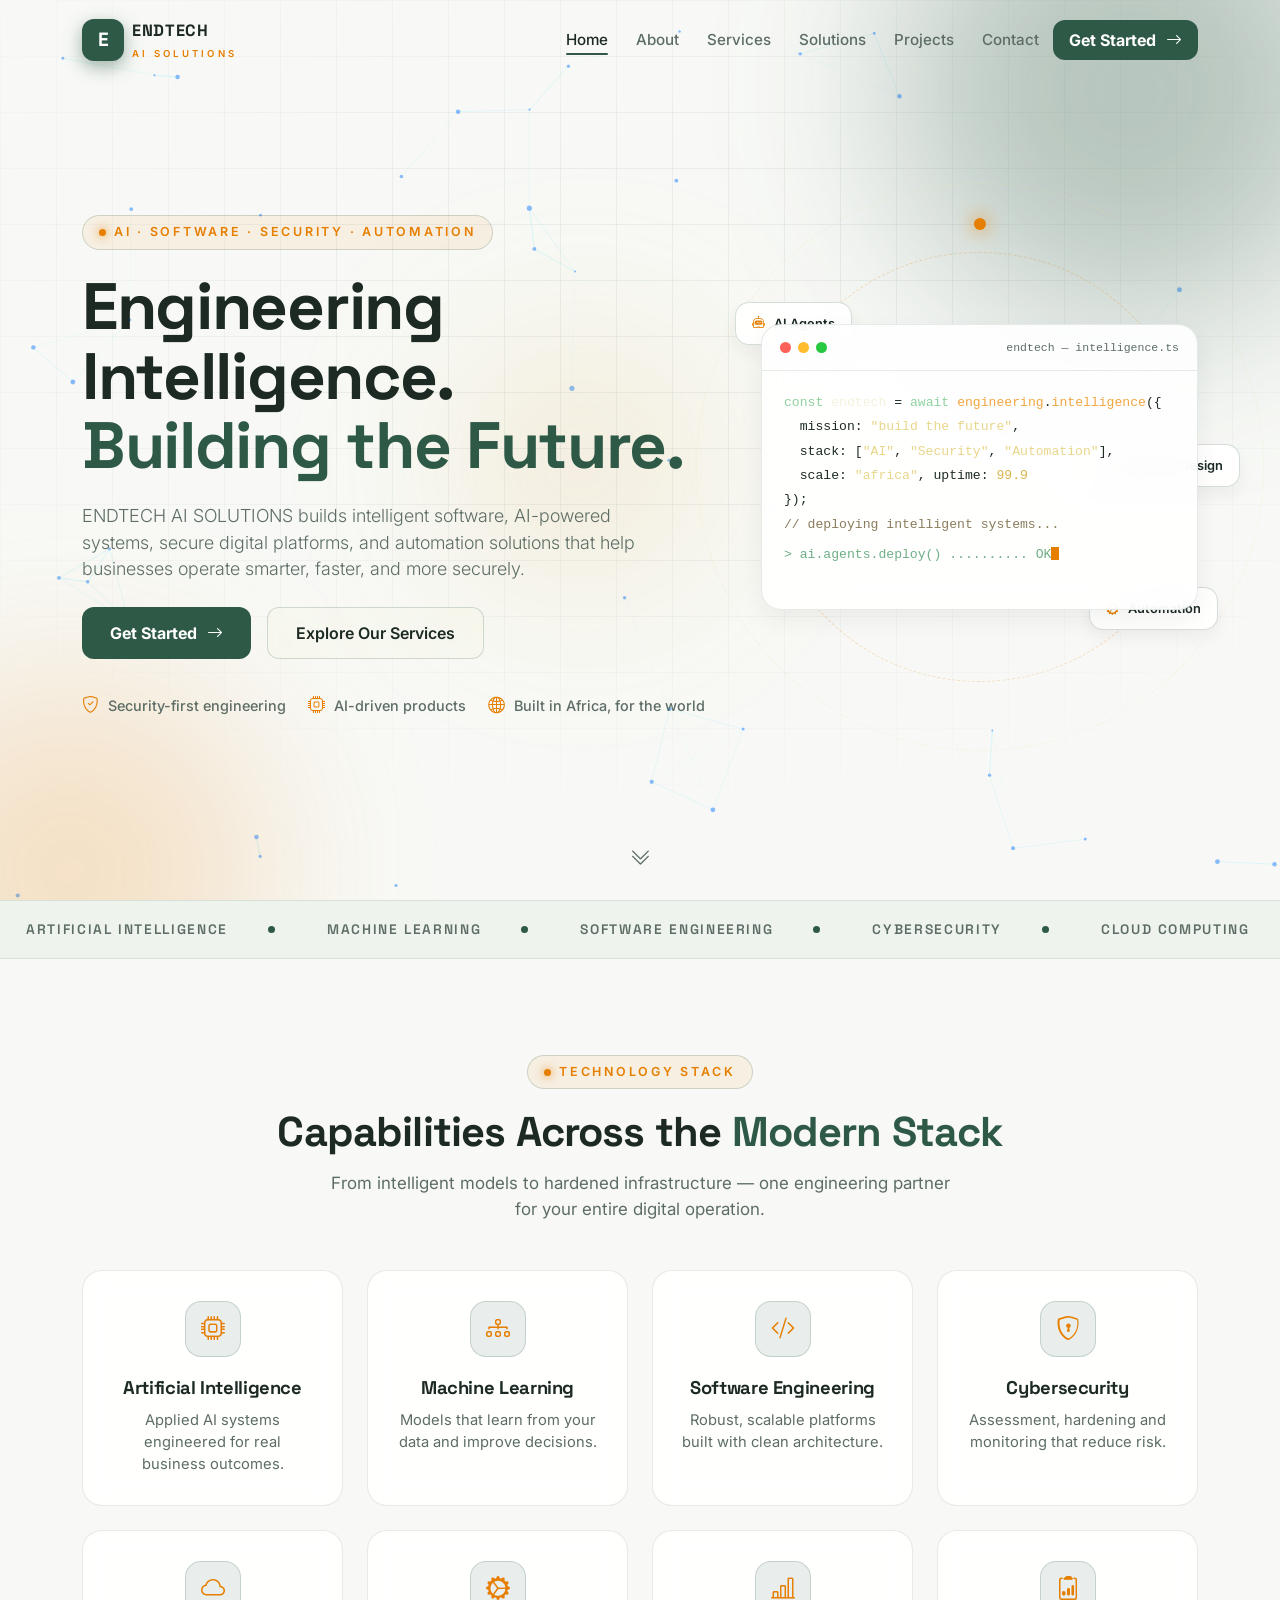
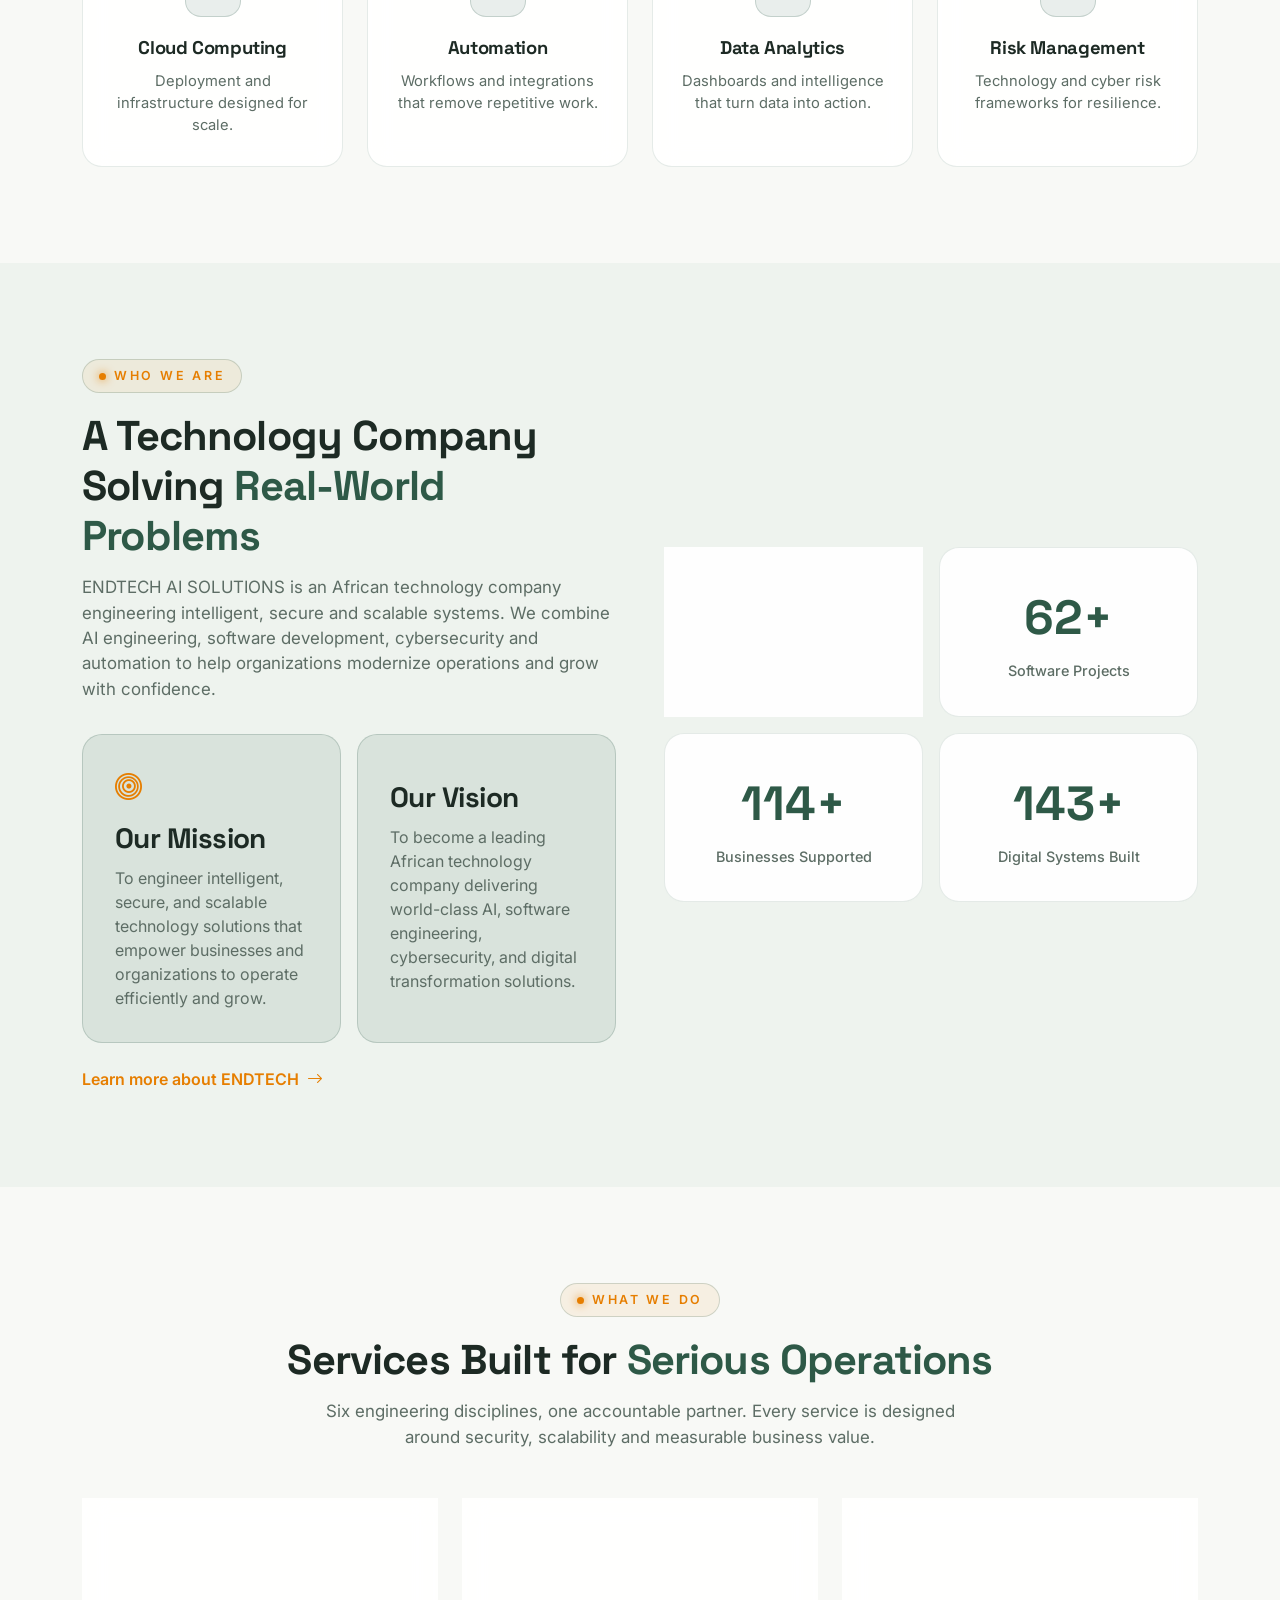
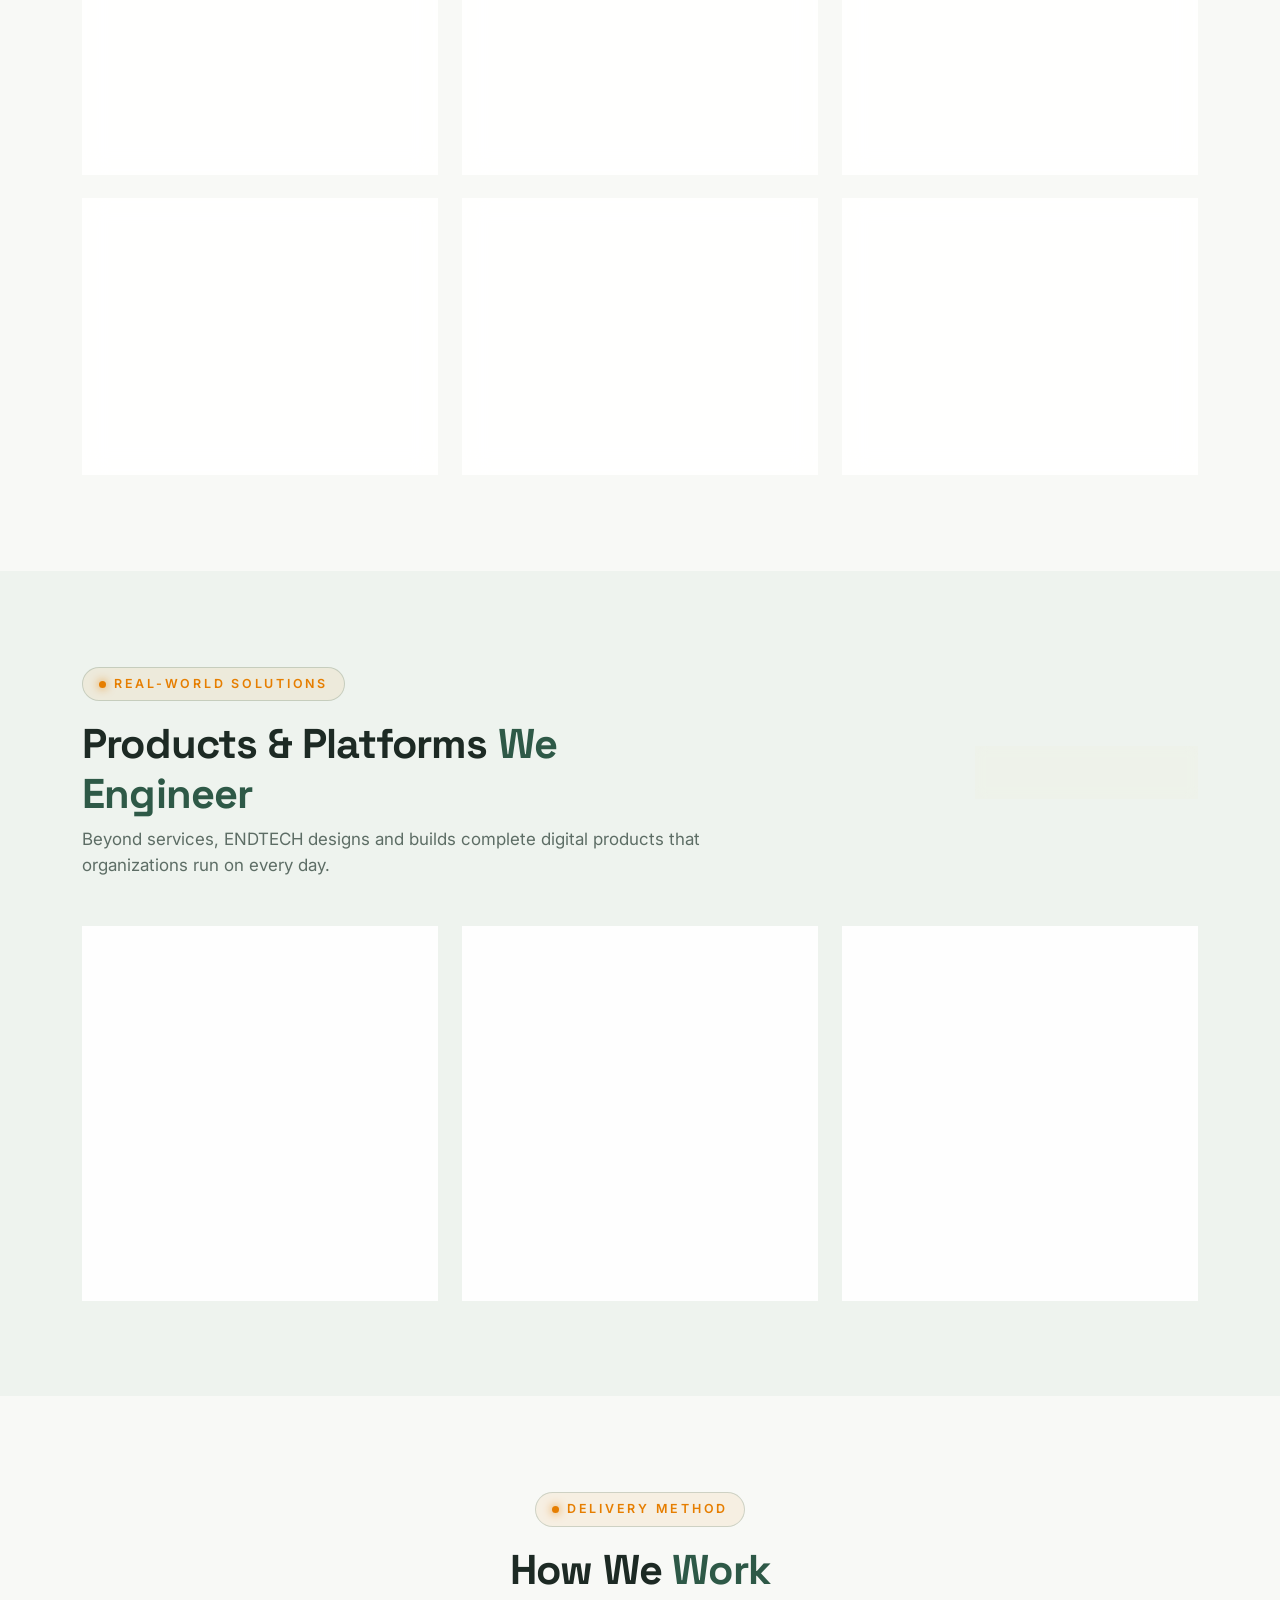
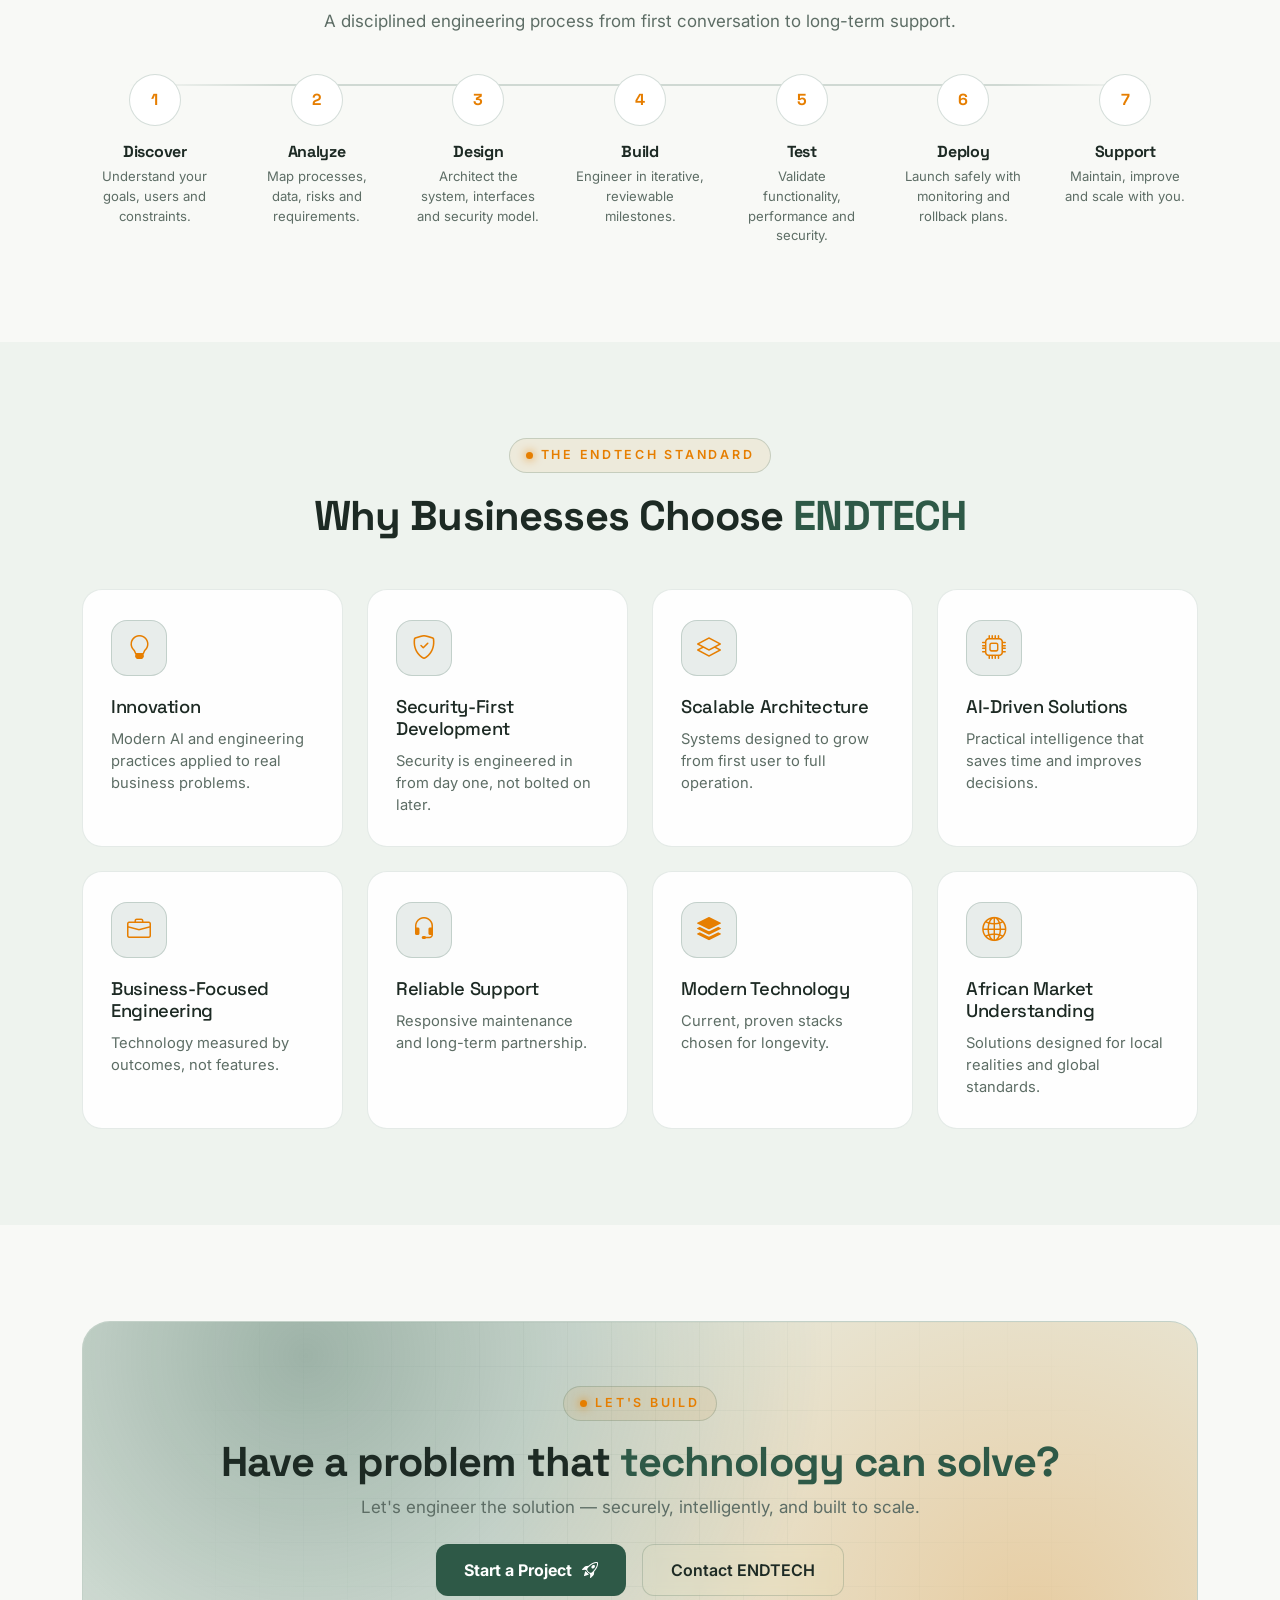
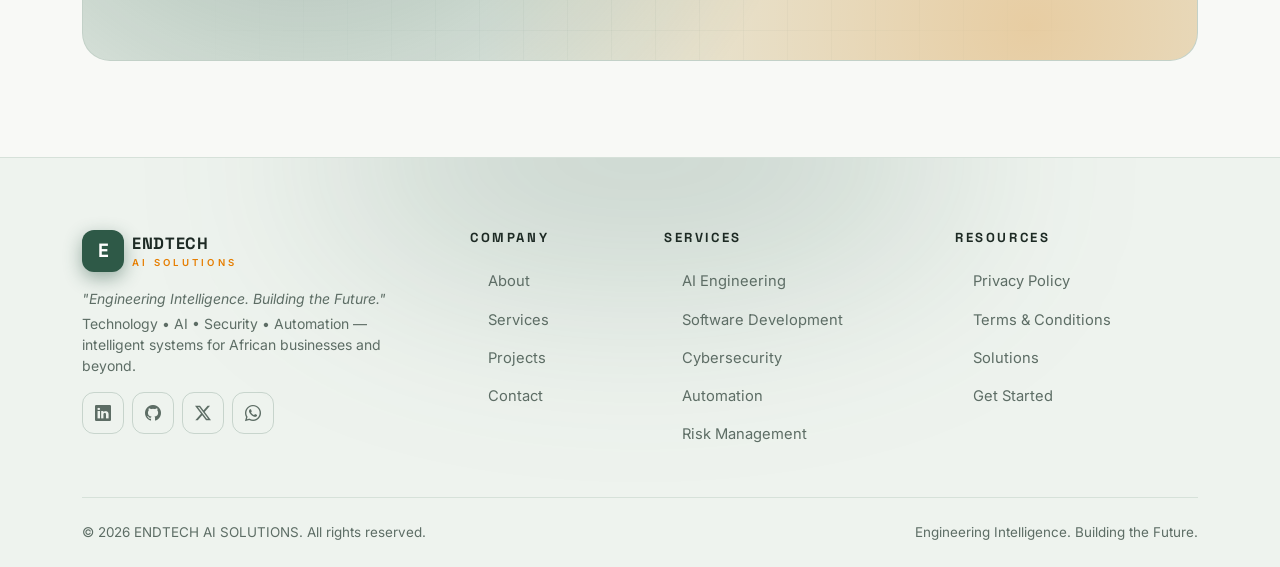
<file: index.html>
<!DOCTYPE html>
<html lang="en">
<head>
  <meta charset="UTF-8">
  <meta name="viewport" content="width=device-width, initial-scale=1.0">

  <!-- SEO -->
  <title>ENDTECH AI SOLUTIONS — AI Engineering, Software Development & Cybersecurity in Africa</title>
  <meta name="description" content="ENDTECH AI SOLUTIONS builds intelligent software, AI-powered systems, secure digital platforms and automation solutions that help businesses operate smarter, faster and more securely.">
  <meta name="keywords" content="AI engineering Africa, software development Kenya, cybersecurity services, business automation, risk management, digital transformation, ENDTECH AI SOLUTIONS">
  <meta name="author" content="ENDTECH AI SOLUTIONS">
  <link rel="canonical" href="https://endtechaisolutions.vercel.app/"> <!-- Placeholder: replace with production domain -->
  <meta name="robots" content="index, follow">

  <!-- Open Graph -->
  <meta property="og:type" content="website">
  <meta property="og:site_name" content="ENDTECH AI SOLUTIONS">
  <meta property="og:title" content="ENDTECH AI SOLUTIONS — Engineering Intelligence. Building the Future.">
  <meta property="og:description" content="Intelligent software, AI-powered systems, secure digital platforms and automation solutions for modern businesses.">
  <meta property="og:url" content="https://endtechaisolutions.vercel.app/">
  <meta property="og:image" content="https://endtechaisolutions.vercel.app/assets/images/og-cover.png"> <!-- Placeholder -->

  <!-- Twitter -->
  <meta name="twitter:card" content="summary_large_image">
  <meta name="twitter:title" content="ENDTECH AI SOLUTIONS — Engineering Intelligence. Building the Future.">
  <meta name="twitter:description" content="AI engineering, software development, cybersecurity, automation and risk management for African businesses.">
  <meta name="twitter:image" content="https://endtechaisolutions.vercel.app/assets/images/og-cover.png"> <!-- Placeholder -->

  <!-- Assets -->
  <link rel="icon" type="image/svg+xml" href="data:image/svg+xml,%3Csvg xmlns='http://www.w3.org/2000/svg' viewBox='0 0 64 64'%3E%3Cdefs%3E%3ClinearGradient id='g' x1='0' y1='0' x2='1' y2='1'%3E%3Cstop offset='0' stop-color='%232e5947'/%3E%3Cstop offset='1' stop-color='%23e67e00'/%3E%3C/linearGradient%3E%3C/defs%3E%3Crect width='64' height='64' rx='16' fill='url(%23g)'/%3E%3Ctext x='32' y='44' font-family='Arial' font-weight='bold' font-size='34' fill='%23201a10' text-anchor='middle'%3EE%3C/text%3E%3C/svg%3E">
  <link rel="preconnect" href="https://fonts.googleapis.com">
  <link rel="preconnect" href="https://fonts.gstatic.com" crossorigin>
  <link href="https://fonts.googleapis.com/css2?family=Inter:wght@400;500;600&family=Space+Grotesk:wght@500;600;700&display=swap" rel="stylesheet">
  <link href="https://cdn.jsdelivr.net/npm/bootstrap@5.3.3/dist/css/bootstrap.min.css" rel="stylesheet">
  <link href="https://cdn.jsdelivr.net/npm/bootstrap-icons@1.11.3/font/bootstrap-icons.min.css" rel="stylesheet">
  <link rel="stylesheet" href="css/style.css">
  <noscript><style>.reveal{opacity:1!important;transform:none!important}#preloader{display:none!important}</style></noscript>
</head>

<body>
  <a class="skip-link" href="#main-content">Skip to main content</a>

  <!-- ============ PRELOADER ============ -->
  <div id="preloader" aria-hidden="true">
    <div class="pre-core">
      <div class="pre-mark">E</div>
      <div class="pre-name">ENDTECH&nbsp;&nbsp;AI&nbsp;&nbsp;SOLUTIONS</div>
      <div class="pre-bar"></div>
    </div>
  </div>

  <!-- ============ NAVBAR ============ -->
  <header>
    <nav class="navbar navbar-expand-lg fixed-top navbar-endtech" aria-label="Main navigation">
      <div class="container">
        <a class="navbar-brand d-flex align-items-center gap-2" href="index.html" aria-label="ENDTECH AI SOLUTIONS — home">
          <span class="brand-mark">E</span>
          <span class="brand-text"><b>ENDTECH</b><br><span>AI SOLUTIONS</span></span>
        </a>
        <div class="d-flex align-items-center gap-2 order-lg-3">
          <a href="contact.html" class="btn-grad d-none d-lg-inline-flex py-2 px-3">Get Started <i class="bi bi-arrow-right"></i></a>
          <button class="navbar-toggler" type="button" data-bs-toggle="collapse" data-bs-target="#mainNav" aria-controls="mainNav" aria-expanded="false" aria-label="Toggle navigation">
            <span class="navbar-toggler-icon"></span>
          </button>
        </div>
        <div class="collapse navbar-collapse order-lg-2" id="mainNav">
          <ul class="navbar-nav ms-auto align-items-lg-center">
            <li class="nav-item"><a class="nav-link active" aria-current="page" href="index.html">Home</a></li>
            <li class="nav-item"><a class="nav-link" href="about.html">About</a></li>
            <li class="nav-item"><a class="nav-link" href="services.html">Services</a></li>
            <li class="nav-item"><a class="nav-link" href="solutions.html">Solutions</a></li>
            <li class="nav-item"><a class="nav-link" href="projects.html">Projects</a></li>
            <li class="nav-item"><a class="nav-link" href="contact.html">Contact</a></li>
            <li class="nav-item d-lg-none mt-2"><a href="contact.html" class="btn-grad w-100 justify-content-center">Get Started</a></li>
          </ul>
        </div>
      </div>
    </nav>
  </header>

  <main id="main-content">
    <!-- ============ HERO ============ -->
    <section class="hero" aria-labelledby="hero-title">
      <div class="hero-grid-bg"></div>
      <canvas id="heroNet" aria-hidden="true"></canvas>
      <div class="orb orb-1"></div><div class="orb orb-2"></div><div class="orb orb-3"></div>

      <div class="container position-relative">
        <div class="row align-items-center g-5">
          <div class="col-lg-7">
            <span class="eyebrow">AI &middot; Software &middot; Security &middot; Automation</span>
            <h1 id="hero-title">Engineering Intelligence.<br><span class="text-gradient">Building the Future.</span></h1>
            <p class="lead">ENDTECH AI SOLUTIONS builds intelligent software, AI-powered systems, secure digital platforms, and automation solutions that help businesses operate smarter, faster, and more securely.</p>
            <div class="d-flex flex-wrap gap-3 mt-4">
              <a href="contact.html" class="btn-grad">Get Started <i class="bi bi-arrow-right"></i></a>
              <a href="services.html" class="btn-ghost">Explore Our Services</a>
            </div>
            <div class="hero-trust">
              <span><i class="bi bi-shield-check"></i> Security-first engineering</span>
              <span><i class="bi bi-cpu"></i> AI-driven products</span>
              <span><i class="bi bi-globe2"></i> Built in Africa, for the world</span>
            </div>
          </div>

          <!-- CSS-generated technology visual -->
          <div class="col-lg-5">
            <div class="hero-visual mx-auto">
              <div class="ring-rotate" aria-hidden="true"></div>
              <div class="float-chip chip-1"><i class="bi bi-robot"></i> AI Agents</div>
              <div class="float-chip chip-2"><i class="bi bi-gear-wide-connected"></i> Automation</div>
              <div class="float-chip chip-3"><i class="bi bi-shield-lock"></i> Secure by Design</div>
              <div class="code-panel">
                <div class="code-head">
                  <i class="dot d1"></i><i class="dot d2"></i><i class="dot d3"></i>
                  <small>endtech — intelligence.ts</small>
                </div>
                <div class="code-body" aria-hidden="true">
                  <span class="ln"><span class="tok-k">const</span> <span class="tok-v">endtech</span> = <span class="tok-k">await</span> <span class="tok-f">engineering</span>.<span class="tok-f">intelligence</span>({</span>
                  <span class="ln">&nbsp;&nbsp;mission: <span class="tok-s">"build the future"</span>,</span>
                  <span class="ln">&nbsp;&nbsp;stack: [<span class="tok-s">"AI"</span>, <span class="tok-s">"Security"</span>, <span class="tok-s">"Automation"</span>],</span>
                  <span class="ln">&nbsp;&nbsp;scale: <span class="tok-s">"africa"</span>, uptime: <span class="tok-n">99.9</span></span>
                  <span class="ln">});</span>
                  <span class="ln"><span class="tok-c">// deploying intelligent systems...</span></span>
                  <span class="type-line"><span id="typeLine"></span><span class="caret"></span></span>
                </div>
              </div>
            </div>
          </div>
        </div>
      </div>
      <div class="scroll-hint" aria-hidden="true"><i class="bi bi-chevron-double-down"></i></div>
    </section>

    <!-- ============ CAPABILITY MARQUEE ============ -->
    <div class="marquee" aria-hidden="true">
      <div class="marquee-track">
        <span>Artificial Intelligence</span><span>Machine Learning</span><span>Software Engineering</span><span>Cybersecurity</span><span>Cloud Computing</span><span>Automation</span><span>Data Analytics</span><span>Risk Management</span>
        <span>Artificial Intelligence</span><span>Machine Learning</span><span>Software Engineering</span><span>Cybersecurity</span><span>Cloud Computing</span><span>Automation</span><span>Data Analytics</span><span>Risk Management</span>
      </div>
    </div>

    <!-- ============ TECHNOLOGY CAPABILITIES ============ -->
    <section class="section-pad" aria-labelledby="capabilities-title">
      <div class="container">
        <div class="text-center mb-5 reveal">
          <span class="eyebrow">Technology Stack</span>
          <h2 class="section-title" id="capabilities-title">Capabilities Across the <span class="text-gradient">Modern Stack</span></h2>
          <p class="section-lead mx-auto">From intelligent models to hardened infrastructure — one engineering partner for your entire digital operation.</p>
        </div>
        <div class="row g-4">
          <div class="col-6 col-md-4 col-lg-3 reveal" data-delay="0">
            <article class="card-glass text-center"><div class="icon-badge mx-auto"><i class="bi bi-cpu"></i></div><h3>Artificial Intelligence</h3><p>Applied AI systems engineered for real business outcomes.</p></article>
          </div>
          <div class="col-6 col-md-4 col-lg-3 reveal" data-delay="60">
            <article class="card-glass text-center"><div class="icon-badge mx-auto"><i class="bi bi-diagram-3"></i></div><h3>Machine Learning</h3><p>Models that learn from your data and improve decisions.</p></article>
          </div>
          <div class="col-6 col-md-4 col-lg-3 reveal" data-delay="120">
            <article class="card-glass text-center"><div class="icon-badge mx-auto"><i class="bi bi-code-slash"></i></div><h3>Software Engineering</h3><p>Robust, scalable platforms built with clean architecture.</p></article>
          </div>
          <div class="col-6 col-md-4 col-lg-3 reveal" data-delay="180">
            <article class="card-glass text-center"><div class="icon-badge mx-auto"><i class="bi bi-shield-lock"></i></div><h3>Cybersecurity</h3><p>Assessment, hardening and monitoring that reduce risk.</p></article>
          </div>
          <div class="col-6 col-md-4 col-lg-3 reveal" data-delay="0">
            <article class="card-glass text-center"><div class="icon-badge mx-auto"><i class="bi bi-cloud"></i></div><h3>Cloud Computing</h3><p>Deployment and infrastructure designed for scale.</p></article>
          </div>
          <div class="col-6 col-md-4 col-lg-3 reveal" data-delay="60">
            <article class="card-glass text-center"><div class="icon-badge mx-auto"><i class="bi bi-gear-wide-connected"></i></div><h3>Automation</h3><p>Workflows and integrations that remove repetitive work.</p></article>
          </div>
          <div class="col-6 col-md-4 col-lg-3 reveal" data-delay="120">
            <article class="card-glass text-center"><div class="icon-badge mx-auto"><i class="bi bi-bar-chart-line"></i></div><h3>Data Analytics</h3><p>Dashboards and intelligence that turn data into action.</p></article>
          </div>
          <div class="col-6 col-md-4 col-lg-3 reveal" data-delay="180">
            <article class="card-glass text-center"><div class="icon-badge mx-auto"><i class="bi bi-clipboard2-data"></i></div><h3>Risk Management</h3><p>Technology and cyber risk frameworks for resilience.</p></article>
          </div>
        </div>
      </div>
    </section>

    <!-- ============ ABOUT PREVIEW + COUNTERS ============ -->
    <section class="section-pad bg-alt" aria-labelledby="about-title">
      <div class="container">
        <div class="row align-items-center g-5">
          <div class="col-lg-6 reveal">
            <span class="eyebrow">Who We Are</span>
            <h2 class="section-title" id="about-title">A Technology Company Solving <span class="text-gradient">Real-World Problems</span></h2>
            <p class="section-lead">ENDTECH AI SOLUTIONS is an African technology company engineering intelligent, secure and scalable systems. We combine AI engineering, software development, cybersecurity and automation to help organizations modernize operations and grow with confidence.</p>
            <div class="row g-3 mt-2">
              <div class="col-md-6">
                <div class="mv-card"><i class="bi bi-bullseye"></i><h3>Our Mission</h3><p>To engineer intelligent, secure, and scalable technology solutions that empower businesses and organizations to operate efficiently and grow.</p></div>
              </div>
              <div class="col-md-6">
                <div class="mv-card"><i class="bi bi-telescope"></i><h3>Our Vision</h3><p>To become a leading African technology company delivering world-class AI, software engineering, cybersecurity, and digital transformation solutions.</p></div>
              </div>
            </div>
            <a href="about.html" class="link-arrow mt-4 d-inline-flex">Learn more about ENDTECH <i class="bi bi-arrow-right"></i></a>
          </div>
          <div class="col-lg-6 reveal" data-delay="120">
            <div class="row g-3">
              <div class="col-6"><div class="card-glass stat-card"><div class="stat-num"><span class="counter" data-count="40" data-suffix="+">0</span></div><div class="stat-label">AI Solutions</div></div></div>
              <div class="col-6"><div class="card-glass stat-card"><div class="stat-num"><span class="counter" data-count="65" data-suffix="+">0</span></div><div class="stat-label">Software Projects</div></div></div>
              <div class="col-6"><div class="card-glass stat-card"><div class="stat-num"><span class="counter" data-count="120" data-suffix="+">0</span></div><div class="stat-label">Businesses Supported</div></div></div>
              <div class="col-6"><div class="card-glass stat-card"><div class="stat-num"><span class="counter" data-count="150" data-suffix="+">0</span></div><div class="stat-label">Digital Systems Built</div></div></div>
            </div>
          </div>
        </div>
      </div>
    </section>

    <!-- ============ SERVICES ============ -->
    <section class="section-pad" aria-labelledby="services-title">
      <div class="container">
        <div class="text-center mb-5 reveal">
          <span class="eyebrow">What We Do</span>
          <h2 class="section-title" id="services-title">Services Built for <span class="text-gradient">Serious Operations</span></h2>
          <p class="section-lead mx-auto">Six engineering disciplines, one accountable partner. Every service is designed around security, scalability and measurable business value.</p>
        </div>
        <div class="row g-4">
          <div class="col-md-6 col-lg-4 reveal">
            <article class="card-glass"><span class="service-num">01</span><div class="icon-badge"><i class="bi bi-robot"></i></div><h3>AI Engineering</h3><p>Custom AI applications, generative AI, AI agents, machine learning and intelligent business systems.</p><a href="services.html#ai-engineering" class="link-arrow mt-3">Learn More <i class="bi bi-arrow-right"></i></a></article>
          </div>
          <div class="col-md-6 col-lg-4 reveal" data-delay="60">
            <article class="card-glass"><span class="service-num">02</span><div class="icon-badge"><i class="bi bi-code-slash"></i></div><h3>Software Development</h3><p>Web applications, management systems, POS, ERP, APIs and database platforms that run your business.</p><a href="services.html#software-development" class="link-arrow mt-3">Learn More <i class="bi bi-arrow-right"></i></a></article>
          </div>
          <div class="col-md-6 col-lg-4 reveal" data-delay="120">
            <article class="card-glass"><span class="service-num">03</span><div class="icon-badge"><i class="bi bi-shield-lock"></i></div><h3>Cybersecurity</h3><p>Security assessments, penetration testing, hardening and monitoring that protect what matters.</p><a href="services.html#cybersecurity" class="link-arrow mt-3">Learn More <i class="bi bi-arrow-right"></i></a></article>
          </div>
          <div class="col-md-6 col-lg-4 reveal">
            <article class="card-glass"><span class="service-num">04</span><div class="icon-badge"><i class="bi bi-gear-wide-connected"></i></div><h3>Automation</h3><p>Business process automation, AI workflows, API integrations and automated reporting systems.</p><a href="services.html#automation" class="link-arrow mt-3">Learn More <i class="bi bi-arrow-right"></i></a></article>
          </div>
          <div class="col-md-6 col-lg-4 reveal" data-delay="60">
            <article class="card-glass"><span class="service-num">05</span><div class="icon-badge"><i class="bi bi-clipboard2-data"></i></div><h3>Risk Management</h3><p>Technology risk assessment, cyber risk management, continuity planning and compliance support.</p><a href="services.html#risk-management" class="link-arrow mt-3">Learn More <i class="bi bi-arrow-right"></i></a></article>
          </div>
          <div class="col-md-6 col-lg-4 reveal" data-delay="120">
            <article class="card-glass"><span class="service-num">06</span><div class="icon-badge"><i class="bi bi-bar-chart-line"></i></div><h3>Data &amp; Analytics</h3><p>Business intelligence, data dashboards, reporting systems and predictive analytics.</p><a href="services.html#data-analytics" class="link-arrow mt-3">Learn More <i class="bi bi-arrow-right"></i></a></article>
          </div>
        </div>
      </div>
    </section>

    <!-- ============ SOLUTIONS PREVIEW ============ -->
    <section class="section-pad bg-alt" aria-labelledby="solutions-title">
      <div class="container">
        <div class="row align-items-center mb-5 g-4">
          <div class="col-lg-7 reveal">
            <span class="eyebrow">Real-World Solutions</span>
            <h2 class="section-title mb-2" id="solutions-title">Products &amp; Platforms <span class="text-gradient">We Engineer</span></h2>
            <p class="section-lead mb-0">Beyond services, ENDTECH designs and builds complete digital products that organizations run on every day.</p>
          </div>
          <div class="col-lg-5 text-lg-end reveal" data-delay="100">
            <a href="solutions.html" class="btn-ghost">View All Solutions <i class="bi bi-arrow-right"></i></a>
          </div>
        </div>
        <div class="row g-4">
          <div class="col-lg-4 reveal">
            <article class="card-glass">
              <div class="icon-badge"><i class="bi bi-bag-check"></i></div>
              <h3>ENDSELL AI</h3>
              <p>AI-powered business management and POS platform: sales, inventory, employees, analytics, reports and multi-business management with AI-driven insights.</p>
              <div class="mt-3"><span class="chip"><i class="bi bi-lightning-charge"></i> POS</span><span class="chip"><i class="bi bi-graph-up"></i> Analytics</span><span class="chip"><i class="bi bi-robot"></i> AI Insights</span></div>
            </article>
          </div>
          <div class="col-lg-4 reveal" data-delay="80">
            <article class="card-glass">
              <div class="icon-badge"><i class="bi bi-people"></i></div>
              <h3>Custom Management Systems</h3>
              <p>Tailored platforms for chamas, self-help groups, schools, organizations, SMEs and NGOs — memberships, contributions, meetings and reports.</p>
              <div class="mt-3"><span class="chip"><i class="bi bi-bank"></i> Chamas</span><span class="chip"><i class="bi bi-mortarboard"></i> Schools</span><span class="chip"><i class="bi bi-briefcase"></i> SMEs</span></div>
            </article>
          </div>
          <div class="col-lg-4 reveal" data-delay="160">
            <article class="card-glass">
              <div class="icon-badge"><i class="bi bi-chat-square-text"></i></div>
              <h3>AI Business Assistants</h3>
              <p>Intelligent assistants that answer customers, analyze data, generate reports, automate repetitive tasks and support decision-making.</p>
              <div class="mt-3"><span class="chip"><i class="bi bi-chat-dots"></i> Support</span><span class="chip"><i class="bi bi-file-earmark-text"></i> Reports</span><span class="chip"><i class="bi bi-arrow-repeat"></i> Automation</span></div>
            </article>
          </div>
        </div>
      </div>
    </section>

    <!-- ============ PROCESS ============ -->
    <section class="section-pad" aria-labelledby="process-title">
      <div class="container">
        <div class="text-center mb-4 reveal">
          <span class="eyebrow">Delivery Method</span>
          <h2 class="section-title" id="process-title">How We <span class="text-gradient">Work</span></h2>
          <p class="section-lead mx-auto">A disciplined engineering process from first conversation to long-term support.</p>
        </div>
        <div class="process-wrap">
          <div class="row g-4 g-lg-3">
            <div class="col-lg reveal"><div class="step"><div class="step-dot">1</div><div><h4>Discover</h4><p>Understand your goals, users and constraints.</p></div></div></div>
            <div class="col-lg reveal" data-delay="60"><div class="step"><div class="step-dot">2</div><div><h4>Analyze</h4><p>Map processes, data, risks and requirements.</p></div></div></div>
            <div class="col-lg reveal" data-delay="120"><div class="step"><div class="step-dot">3</div><div><h4>Design</h4><p>Architect the system, interfaces and security model.</p></div></div></div>
            <div class="col-lg reveal" data-delay="180"><div class="step"><div class="step-dot">4</div><div><h4>Build</h4><p>Engineer in iterative, reviewable milestones.</p></div></div></div>
            <div class="col-lg reveal" data-delay="240"><div class="step"><div class="step-dot">5</div><div><h4>Test</h4><p>Validate functionality, performance and security.</p></div></div></div>
            <div class="col-lg reveal" data-delay="300"><div class="step"><div class="step-dot">6</div><div><h4>Deploy</h4><p>Launch safely with monitoring and rollback plans.</p></div></div></div>
            <div class="col-lg reveal" data-delay="360"><div class="step"><div class="step-dot">7</div><div><h4>Support</h4><p>Maintain, improve and scale with you.</p></div></div></div>
          </div>
        </div>
      </div>
    </section>

    <!-- ============ WHY ENDTECH ============ -->
    <section class="section-pad bg-alt" aria-labelledby="why-title">
      <div class="container">
        <div class="text-center mb-5 reveal">
          <span class="eyebrow">The ENDTECH Standard</span>
          <h2 class="section-title" id="why-title">Why Businesses Choose <span class="text-gradient">ENDTECH</span></h2>
        </div>
        <div class="row g-4">
          <div class="col-6 col-lg-3 reveal"><article class="card-glass"><div class="icon-badge"><i class="bi bi-lightbulb"></i></div><h3 class="h6">Innovation</h3><p class="small">Modern AI and engineering practices applied to real business problems.</p></article></div>
          <div class="col-6 col-lg-3 reveal" data-delay="50"><article class="card-glass"><div class="icon-badge"><i class="bi bi-shield-check"></i></div><h3 class="h6">Security-First Development</h3><p class="small">Security is engineered in from day one, not bolted on later.</p></article></div>
          <div class="col-6 col-lg-3 reveal" data-delay="100"><article class="card-glass"><div class="icon-badge"><i class="bi bi-layers"></i></div><h3 class="h6">Scalable Architecture</h3><p class="small">Systems designed to grow from first user to full operation.</p></article></div>
          <div class="col-6 col-lg-3 reveal" data-delay="150"><article class="card-glass"><div class="icon-badge"><i class="bi bi-cpu"></i></div><h3 class="h6">AI-Driven Solutions</h3><p class="small">Practical intelligence that saves time and improves decisions.</p></article></div>
          <div class="col-6 col-lg-3 reveal"><article class="card-glass"><div class="icon-badge"><i class="bi bi-briefcase"></i></div><h3 class="h6">Business-Focused Engineering</h3><p class="small">Technology measured by outcomes, not features.</p></article></div>
          <div class="col-6 col-lg-3 reveal" data-delay="50"><article class="card-glass"><div class="icon-badge"><i class="bi bi-headset"></i></div><h3 class="h6">Reliable Support</h3><p class="small">Responsive maintenance and long-term partnership.</p></article></div>
          <div class="col-6 col-lg-3 reveal" data-delay="100"><article class="card-glass"><div class="icon-badge"><i class="bi bi-stack"></i></div><h3 class="h6">Modern Technology</h3><p class="small">Current, proven stacks chosen for longevity.</p></article></div>
          <div class="col-6 col-lg-3 reveal" data-delay="150"><article class="card-glass"><div class="icon-badge"><i class="bi bi-globe2"></i></div><h3 class="h6">African Market Understanding</h3><p class="small">Solutions designed for local realities and global standards.</p></article></div>
        </div>
      </div>
    </section>

    <!-- ============ CTA ============ -->
    <section class="section-pad" aria-labelledby="cta-title">
      <div class="container">
        <div class="cta-band reveal">
          <span class="eyebrow">Let's Build</span>
          <h2 class="mt-3" id="cta-title">Have a problem that <span class="text-gradient">technology can solve?</span></h2>
          <p class="section-lead mx-auto text-center mb-4">Let's engineer the solution — securely, intelligently, and built to scale.</p>
          <div class="d-flex flex-wrap gap-3 justify-content-center">
            <a href="contact.html" class="btn-grad">Start a Project <i class="bi bi-rocket-takeoff"></i></a>
            <a href="contact.html" class="btn-ghost">Contact ENDTECH</a>
          </div>
        </div>
      </div>
    </section>
  </main>

  <!-- ============ FOOTER ============ -->
  <footer class="footer" aria-label="Site footer">
    <div class="container position-relative">
      <div class="row g-5">
        <div class="col-lg-4">
          <a class="d-inline-flex align-items-center gap-2 mb-3" href="index.html" aria-label="ENDTECH AI SOLUTIONS — home">
            <span class="brand-mark">E</span>
            <span class="brand-text"><b>ENDTECH</b><br><span>AI SOLUTIONS</span></span>
          </a>
          <p class="text-muted-2 small mb-1"><em>"Engineering Intelligence. Building the Future."</em></p>
          <p class="text-muted-2 small">Technology &bull; AI &bull; Security &bull; Automation — intelligent systems for African businesses and beyond.</p>
          <div class="d-flex gap-2 mt-3">
            <a class="social-btn" href="#" aria-label="LinkedIn (placeholder)"><i class="bi bi-linkedin"></i></a>
            <a class="social-btn" href="#" aria-label="GitHub (placeholder)"><i class="bi bi-github"></i></a>
            <a class="social-btn" href="#" aria-label="X / Twitter (placeholder)"><i class="bi bi-twitter-x"></i></a>
            <a class="social-btn" href="#" aria-label="WhatsApp (placeholder)"><i class="bi bi-whatsapp"></i></a>
          </div>
        </div>
        <div class="col-6 col-lg-2">
          <h5>Company</h5>
          <ul class="footer-links">
            <li><a href="about.html"><i class="bi bi-chevron-right"></i>About</a></li>
            <li><a href="services.html"><i class="bi bi-chevron-right"></i>Services</a></li>
            <li><a href="projects.html"><i class="bi bi-chevron-right"></i>Projects</a></li>
            <li><a href="contact.html"><i class="bi bi-chevron-right"></i>Contact</a></li>
          </ul>
        </div>
        <div class="col-6 col-lg-3">
          <h5>Services</h5>
          <ul class="footer-links">
            <li><a href="ai.html"><i class="bi bi-chevron-right"></i>AI Engineering</a></li>
            <li><a href="software-development.html"><i class="bi bi-chevron-right"></i>Software Development</a></li>
            <li><a href="cybersecurity.html"><i class="bi bi-chevron-right"></i>Cybersecurity</a></li>
            <li><a href="ai.html#automation"><i class="bi bi-chevron-right"></i>Automation</a></li>
            <li><a href="risk-management.html"><i class="bi bi-chevron-right"></i>Risk Management</a></li>
          </ul>
        </div>
        <div class="col-6 col-lg-3">
          <h5>Resources</h5>
          <ul class="footer-links">
            <li><a href="privacy.html"><i class="bi bi-chevron-right"></i>Privacy Policy</a></li>
            <li><a href="terms.html"><i class="bi bi-chevron-right"></i>Terms &amp; Conditions</a></li>
            <li><a href="solutions.html"><i class="bi bi-chevron-right"></i>Solutions</a></li>
            <li><a href="contact.html"><i class="bi bi-chevron-right"></i>Get Started</a></li>
          </ul>
        </div>
      </div>
      <div class="footer-bottom d-flex flex-column flex-md-row justify-content-between gap-2">
        <span>&copy; 2026 ENDTECH AI SOLUTIONS. All rights reserved.</span>
        <span>Engineering Intelligence. Building the Future.</span>
      </div>
    </div>
  </footer>

  <button id="backToTop" class="back-to-top" type="button" aria-label="Back to top"><i class="bi bi-arrow-up"></i></button>

  <script src="https://cdn.jsdelivr.net/npm/bootstrap@5.3.3/dist/js/bootstrap.bundle.min.js"></script>
  <script src="js/main.js"></script>
  <script src="js/animations.js"></script>
</body>
</html>
</file>
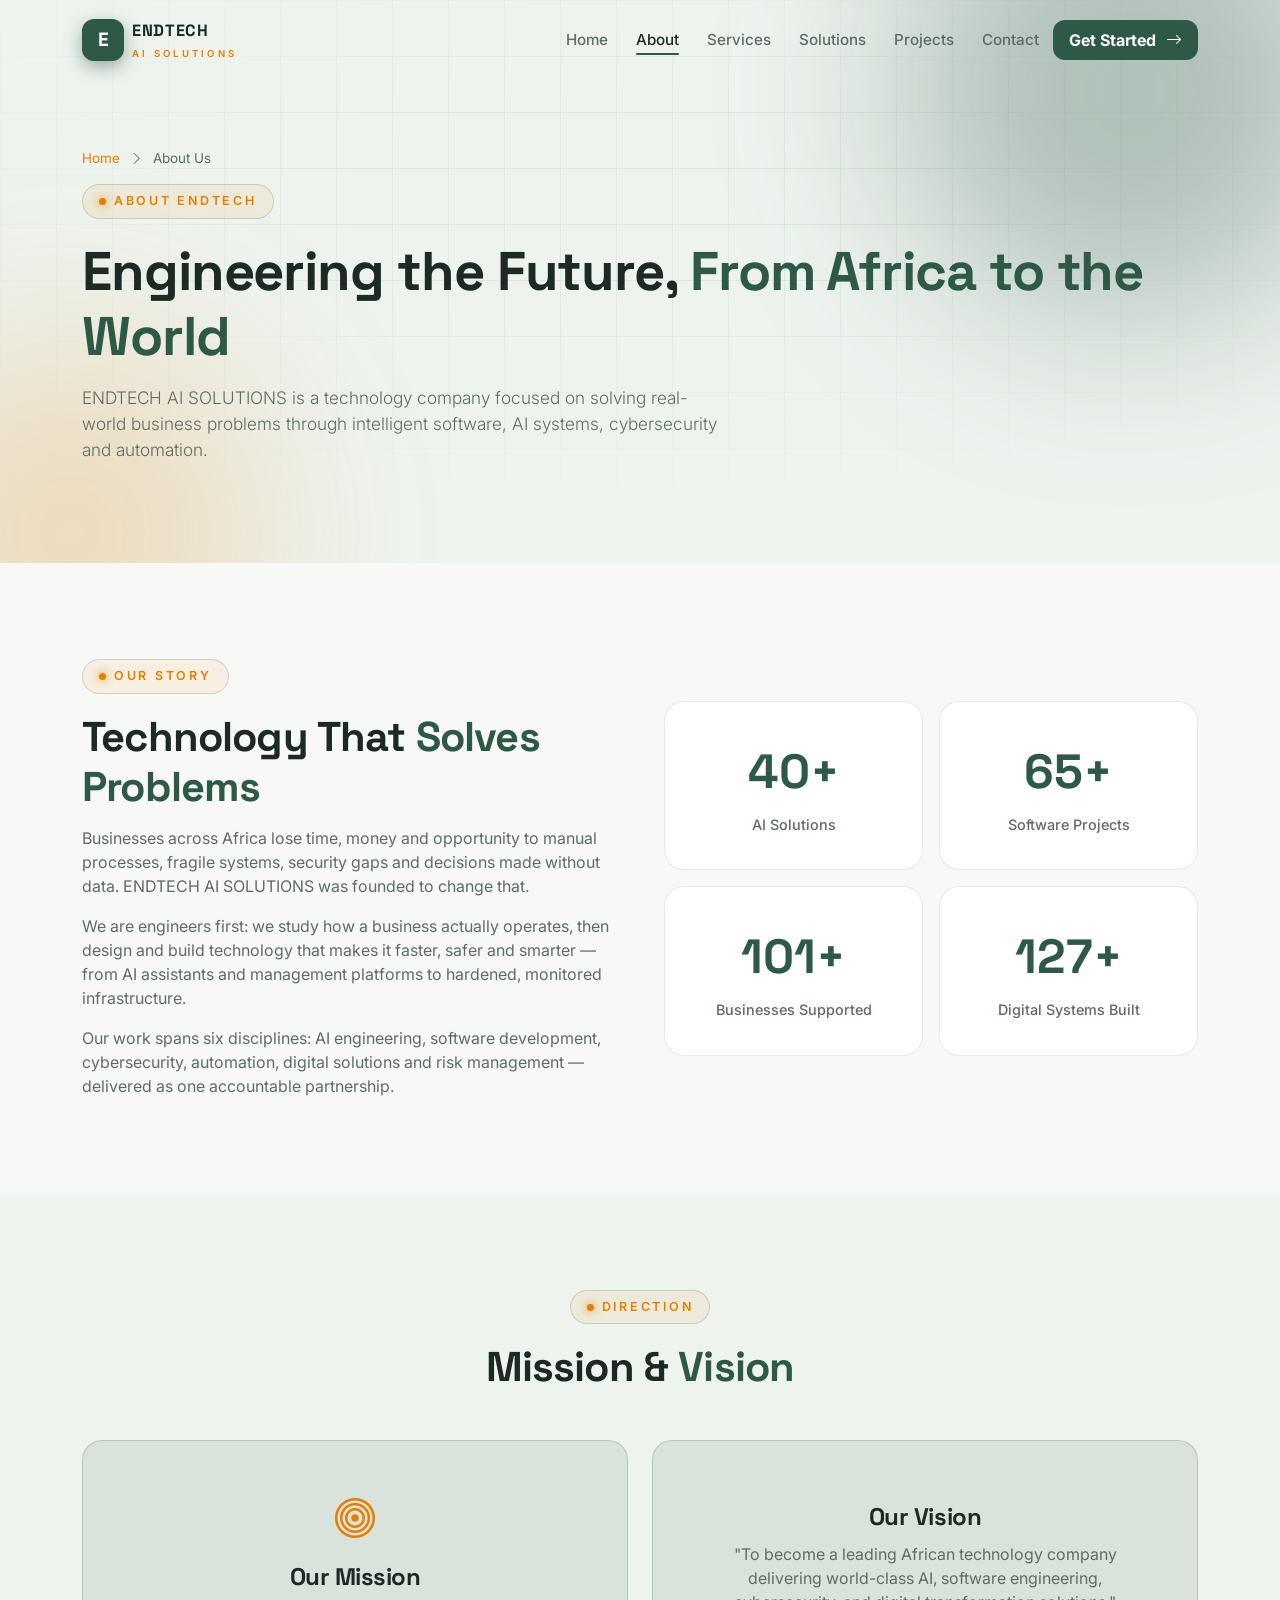
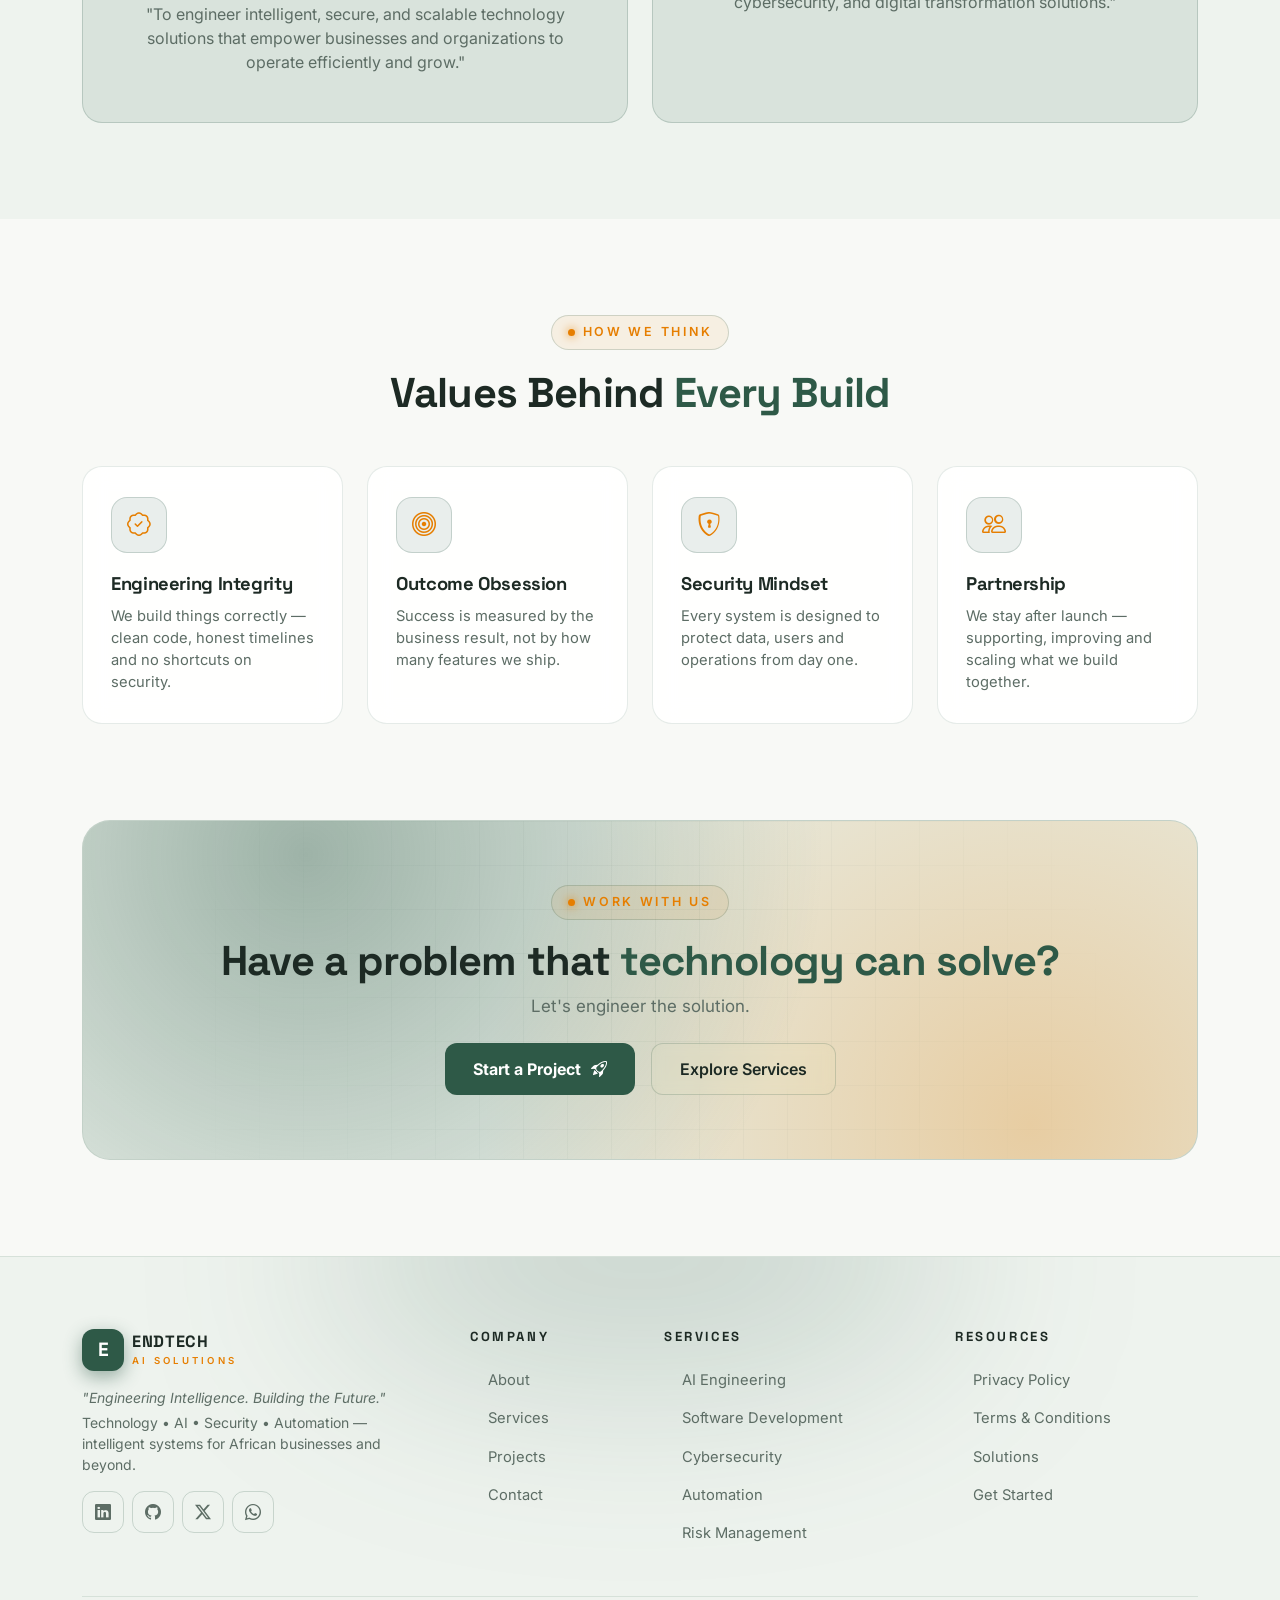
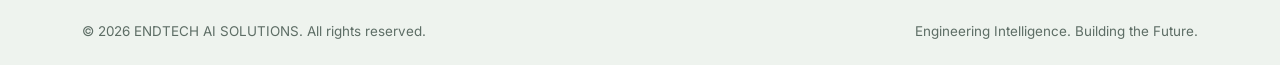
<file: about.html>
<!DOCTYPE html>
<html lang="en">
<head>
  <meta charset="UTF-8">
  <meta name="viewport" content="width=device-width, initial-scale=1.0">

  <!-- SEO -->
  <title>About Us — ENDTECH AI SOLUTIONS | African Technology Company</title>
  <meta name="description" content="Learn about ENDTECH AI SOLUTIONS — an African technology company engineering intelligent, secure and scalable AI, software, cybersecurity and automation solutions.">
  <meta name="keywords" content="about ENDTECH, African technology company, AI company Africa, mission, vision, technology values">
  <meta name="author" content="ENDTECH AI SOLUTIONS">
  <link rel="canonical" href="https://www.endtech-ai.example.com/about.html"> <!-- Placeholder: replace with production domain -->
  <meta name="robots" content="index, follow">
  <meta property="og:type" content="website">
  <meta property="og:site_name" content="ENDTECH AI SOLUTIONS">
  <meta property="og:title" content="About ENDTECH AI SOLUTIONS">
  <meta property="og:description" content="An African technology company engineering intelligent, secure and scalable digital solutions.">
  <meta property="og:url" content="https://www.endtech-ai.example.com/about.html">
  <meta property="og:image" content="https://www.endtech-ai.example.com/assets/images/og-cover.png"> <!-- Placeholder -->
  <meta name="twitter:card" content="summary_large_image">
  <meta name="twitter:title" content="About ENDTECH AI SOLUTIONS">
  <meta name="twitter:description" content="An African technology company engineering intelligent, secure and scalable digital solutions.">

  <!-- Assets -->
  <link rel="icon" type="image/svg+xml" href="data:image/svg+xml,%3Csvg xmlns='http://www.w3.org/2000/svg' viewBox='0 0 64 64'%3E%3Cdefs%3E%3ClinearGradient id='g' x1='0' y1='0' x2='1' y2='1'%3E%3Cstop offset='0' stop-color='%232e5947'/%3E%3Cstop offset='1' stop-color='%23e67e00'/%3E%3C/linearGradient%3E%3C/defs%3E%3Crect width='64' height='64' rx='16' fill='url(%23g)'/%3E%3Ctext x='32' y='44' font-family='Arial' font-weight='bold' font-size='34' fill='%23201a10' text-anchor='middle'%3EE%3C/text%3E%3C/svg%3E">
  <link rel="preconnect" href="https://fonts.googleapis.com">
  <link rel="preconnect" href="https://fonts.gstatic.com" crossorigin>
  <link href="https://fonts.googleapis.com/css2?family=Inter:wght@400;500;600&family=Space+Grotesk:wght@500;600;700&display=swap" rel="stylesheet">
  <link href="https://cdn.jsdelivr.net/npm/bootstrap@5.3.3/dist/css/bootstrap.min.css" rel="stylesheet">
  <link href="https://cdn.jsdelivr.net/npm/bootstrap-icons@1.11.3/font/bootstrap-icons.min.css" rel="stylesheet">
  <link rel="stylesheet" href="css/style.css">
  <noscript><style>.reveal{opacity:1!important;transform:none!important}#preloader{display:none!important}</style></noscript>
</head>

<body>
  <a class="skip-link" href="#main-content">Skip to main content</a>
  <div id="preloader" aria-hidden="true"><div class="pre-core"><div class="pre-mark">E</div><div class="pre-name">ENDTECH&nbsp;&nbsp;AI&nbsp;&nbsp;SOLUTIONS</div><div class="pre-bar"></div></div></div>

  <!-- Navbar -->
  <header>
    <nav class="navbar navbar-expand-lg fixed-top navbar-endtech" aria-label="Main navigation">
      <div class="container">
        <a class="navbar-brand d-flex align-items-center gap-2" href="index.html" aria-label="ENDTECH AI SOLUTIONS — home">
          <span class="brand-mark">E</span>
          <span class="brand-text"><b>ENDTECH</b><br><span>AI SOLUTIONS</span></span>
        </a>
        <div class="d-flex align-items-center gap-2 order-lg-3">
          <a href="contact.html" class="btn-grad d-none d-lg-inline-flex py-2 px-3">Get Started <i class="bi bi-arrow-right"></i></a>
          <button class="navbar-toggler" type="button" data-bs-toggle="collapse" data-bs-target="#mainNav" aria-controls="mainNav" aria-expanded="false" aria-label="Toggle navigation"><span class="navbar-toggler-icon"></span></button>
        </div>
        <div class="collapse navbar-collapse order-lg-2" id="mainNav">
          <ul class="navbar-nav ms-auto align-items-lg-center">
            <li class="nav-item"><a class="nav-link" href="index.html">Home</a></li>
            <li class="nav-item"><a class="nav-link active" aria-current="page" href="about.html">About</a></li>
            <li class="nav-item"><a class="nav-link" href="services.html">Services</a></li>
            <li class="nav-item"><a class="nav-link" href="solutions.html">Solutions</a></li>
            <li class="nav-item"><a class="nav-link" href="projects.html">Projects</a></li>
            <li class="nav-item"><a class="nav-link" href="contact.html">Contact</a></li>
            <li class="nav-item d-lg-none mt-2"><a href="contact.html" class="btn-grad w-100 justify-content-center">Get Started</a></li>
          </ul>
        </div>
      </div>
    </nav>
  </header>

  <main id="main-content">
    <!-- Page hero -->
    <section class="page-hero" aria-labelledby="page-title">
      <div class="hero-grid-bg"></div>
      <div class="orb orb-1"></div><div class="orb orb-2"></div>
      <div class="container position-relative">
        <nav class="crumb" aria-label="Breadcrumb"><a href="index.html">Home</a><i class="bi bi-chevron-right"></i><span>About Us</span></nav>
        <span class="eyebrow mt-3">About ENDTECH</span>
        <h1 id="page-title">Engineering the Future, <span class="text-gradient">From Africa to the World</span></h1>
        <p class="lead">ENDTECH AI SOLUTIONS is a technology company focused on solving real-world business problems through intelligent software, AI systems, cybersecurity and automation.</p>
      </div>
    </section>

    <!-- Our story -->
    <section class="section-pad" aria-labelledby="story-title">
      <div class="container">
        <div class="row align-items-center g-5">
          <div class="col-lg-6 reveal">
            <span class="eyebrow">Our Story</span>
            <h2 class="section-title" id="story-title">Technology That <span class="text-gradient">Solves Problems</span></h2>
            <p class="text-muted-2">Businesses across Africa lose time, money and opportunity to manual processes, fragile systems, security gaps and decisions made without data. ENDTECH AI SOLUTIONS was founded to change that.</p>
            <p class="text-muted-2">We are engineers first: we study how a business actually operates, then design and build technology that makes it faster, safer and smarter — from AI assistants and management platforms to hardened, monitored infrastructure.</p>
            <p class="text-muted-2 mb-0">Our work spans six disciplines: AI engineering, software development, cybersecurity, automation, digital solutions and risk management — delivered as one accountable partnership.</p>
          </div>
          <div class="col-lg-6 reveal" data-delay="120">
            <div class="row g-3">
              <div class="col-6"><div class="card-glass stat-card"><div class="stat-num"><span class="counter" data-count="40" data-suffix="+">0</span></div><div class="stat-label">AI Solutions</div></div></div>
              <div class="col-6"><div class="card-glass stat-card"><div class="stat-num"><span class="counter" data-count="65" data-suffix="+">0</span></div><div class="stat-label">Software Projects</div></div></div>
              <div class="col-6"><div class="card-glass stat-card"><div class="stat-num"><span class="counter" data-count="120" data-suffix="+">0</span></div><div class="stat-label">Businesses Supported</div></div></div>
              <div class="col-6"><div class="card-glass stat-card"><div class="stat-num"><span class="counter" data-count="150" data-suffix="+">0</span></div><div class="stat-label">Digital Systems Built</div></div></div>
            </div>
          </div>
        </div>
      </div>
    </section>

    <!-- Mission & vision -->
    <section class="section-pad bg-alt" aria-labelledby="mv-title">
      <div class="container">
        <div class="text-center mb-5 reveal">
          <span class="eyebrow">Direction</span>
          <h2 class="section-title" id="mv-title">Mission &amp; <span class="text-gradient">Vision</span></h2>
        </div>
        <div class="row g-4">
          <div class="col-lg-6 reveal">
            <div class="mv-card text-center p-5"><i class="bi bi-bullseye fs-1"></i><h3 class="fs-4">Our Mission</h3><p class="fs-6">"To engineer intelligent, secure, and scalable technology solutions that empower businesses and organizations to operate efficiently and grow."</p></div>
          </div>
          <div class="col-lg-6 reveal" data-delay="100">
            <div class="mv-card text-center p-5"><i class="bi bi-telescope fs-1"></i><h3 class="fs-4">Our Vision</h3><p class="fs-6">"To become a leading African technology company delivering world-class AI, software engineering, cybersecurity, and digital transformation solutions."</p></div>
          </div>
        </div>
      </div>
    </section>

    <!-- Values -->
    <section class="section-pad" aria-labelledby="values-title">
      <div class="container">
        <div class="text-center mb-5 reveal">
          <span class="eyebrow">How We Think</span>
          <h2 class="section-title" id="values-title">Values Behind <span class="text-gradient">Every Build</span></h2>
        </div>
        <div class="row g-4">
          <div class="col-md-6 col-lg-3 reveal"><article class="card-glass"><div class="icon-badge"><i class="bi bi-patch-check"></i></div><h3>Engineering Integrity</h3><p>We build things correctly — clean code, honest timelines and no shortcuts on security.</p></article></div>
          <div class="col-md-6 col-lg-3 reveal" data-delay="60"><article class="card-glass"><div class="icon-badge"><i class="bi bi-bullseye"></i></div><h3>Outcome Obsession</h3><p>Success is measured by the business result, not by how many features we ship.</p></article></div>
          <div class="col-md-6 col-lg-3 reveal" data-delay="120"><article class="card-glass"><div class="icon-badge"><i class="bi bi-shield-lock"></i></div><h3>Security Mindset</h3><p>Every system is designed to protect data, users and operations from day one.</p></article></div>
          <div class="col-md-6 col-lg-3 reveal" data-delay="180"><article class="card-glass"><div class="icon-badge"><i class="bi bi-people"></i></div><h3>Partnership</h3><p>We stay after launch — supporting, improving and scaling what we build together.</p></article></div>
        </div>
      </div>
    </section>

    <!-- CTA -->
    <section class="section-pad pt-0" aria-labelledby="cta-title">
      <div class="container">
        <div class="cta-band reveal">
          <span class="eyebrow">Work With Us</span>
          <h2 class="mt-3" id="cta-title">Have a problem that <span class="text-gradient">technology can solve?</span></h2>
          <p class="section-lead mx-auto text-center mb-4">Let's engineer the solution.</p>
          <div class="d-flex flex-wrap gap-3 justify-content-center">
            <a href="contact.html" class="btn-grad">Start a Project <i class="bi bi-rocket-takeoff"></i></a>
            <a href="services.html" class="btn-ghost">Explore Services</a>
          </div>
        </div>
      </div>
    </section>
  </main>

  <!-- Footer -->
  <footer class="footer" aria-label="Site footer">
    <div class="container position-relative">
      <div class="row g-5">
        <div class="col-lg-4">
          <a class="d-inline-flex align-items-center gap-2 mb-3" href="index.html" aria-label="ENDTECH AI SOLUTIONS — home"><span class="brand-mark">E</span><span class="brand-text"><b>ENDTECH</b><br><span>AI SOLUTIONS</span></span></a>
          <p class="text-muted-2 small mb-1"><em>"Engineering Intelligence. Building the Future."</em></p>
          <p class="text-muted-2 small">Technology &bull; AI &bull; Security &bull; Automation — intelligent systems for African businesses and beyond.</p>
          <div class="d-flex gap-2 mt-3">
            <a class="social-btn" href="#" aria-label="LinkedIn (placeholder)"><i class="bi bi-linkedin"></i></a>
            <a class="social-btn" href="#" aria-label="GitHub (placeholder)"><i class="bi bi-github"></i></a>
            <a class="social-btn" href="#" aria-label="X / Twitter (placeholder)"><i class="bi bi-twitter-x"></i></a>
            <a class="social-btn" href="#" aria-label="WhatsApp (placeholder)"><i class="bi bi-whatsapp"></i></a>
          </div>
        </div>
        <div class="col-6 col-lg-2">
          <h5>Company</h5>
          <ul class="footer-links">
            <li><a href="about.html"><i class="bi bi-chevron-right"></i>About</a></li>
            <li><a href="services.html"><i class="bi bi-chevron-right"></i>Services</a></li>
            <li><a href="projects.html"><i class="bi bi-chevron-right"></i>Projects</a></li>
            <li><a href="contact.html"><i class="bi bi-chevron-right"></i>Contact</a></li>
          </ul>
        </div>
        <div class="col-6 col-lg-3">
          <h5>Services</h5>
          <ul class="footer-links">
            <li><a href="ai.html"><i class="bi bi-chevron-right"></i>AI Engineering</a></li>
            <li><a href="software-development.html"><i class="bi bi-chevron-right"></i>Software Development</a></li>
            <li><a href="cybersecurity.html"><i class="bi bi-chevron-right"></i>Cybersecurity</a></li>
            <li><a href="ai.html#automation"><i class="bi bi-chevron-right"></i>Automation</a></li>
            <li><a href="risk-management.html"><i class="bi bi-chevron-right"></i>Risk Management</a></li>
          </ul>
        </div>
        <div class="col-6 col-lg-3">
          <h5>Resources</h5>
          <ul class="footer-links">
            <li><a href="privacy.html"><i class="bi bi-chevron-right"></i>Privacy Policy</a></li>
            <li><a href="terms.html"><i class="bi bi-chevron-right"></i>Terms &amp; Conditions</a></li>
            <li><a href="solutions.html"><i class="bi bi-chevron-right"></i>Solutions</a></li>
            <li><a href="contact.html"><i class="bi bi-chevron-right"></i>Get Started</a></li>
          </ul>
        </div>
      </div>
      <div class="footer-bottom d-flex flex-column flex-md-row justify-content-between gap-2">
        <span>&copy; 2026 ENDTECH AI SOLUTIONS. All rights reserved.</span>
        <span>Engineering Intelligence. Building the Future.</span>
      </div>
    </div>
  </footer>

  <button id="backToTop" class="back-to-top" type="button" aria-label="Back to top"><i class="bi bi-arrow-up"></i></button>

  <script src="https://cdn.jsdelivr.net/npm/bootstrap@5.3.3/dist/js/bootstrap.bundle.min.js"></script>
  <script src="js/main.js"></script>
</body>
</html>
</file>
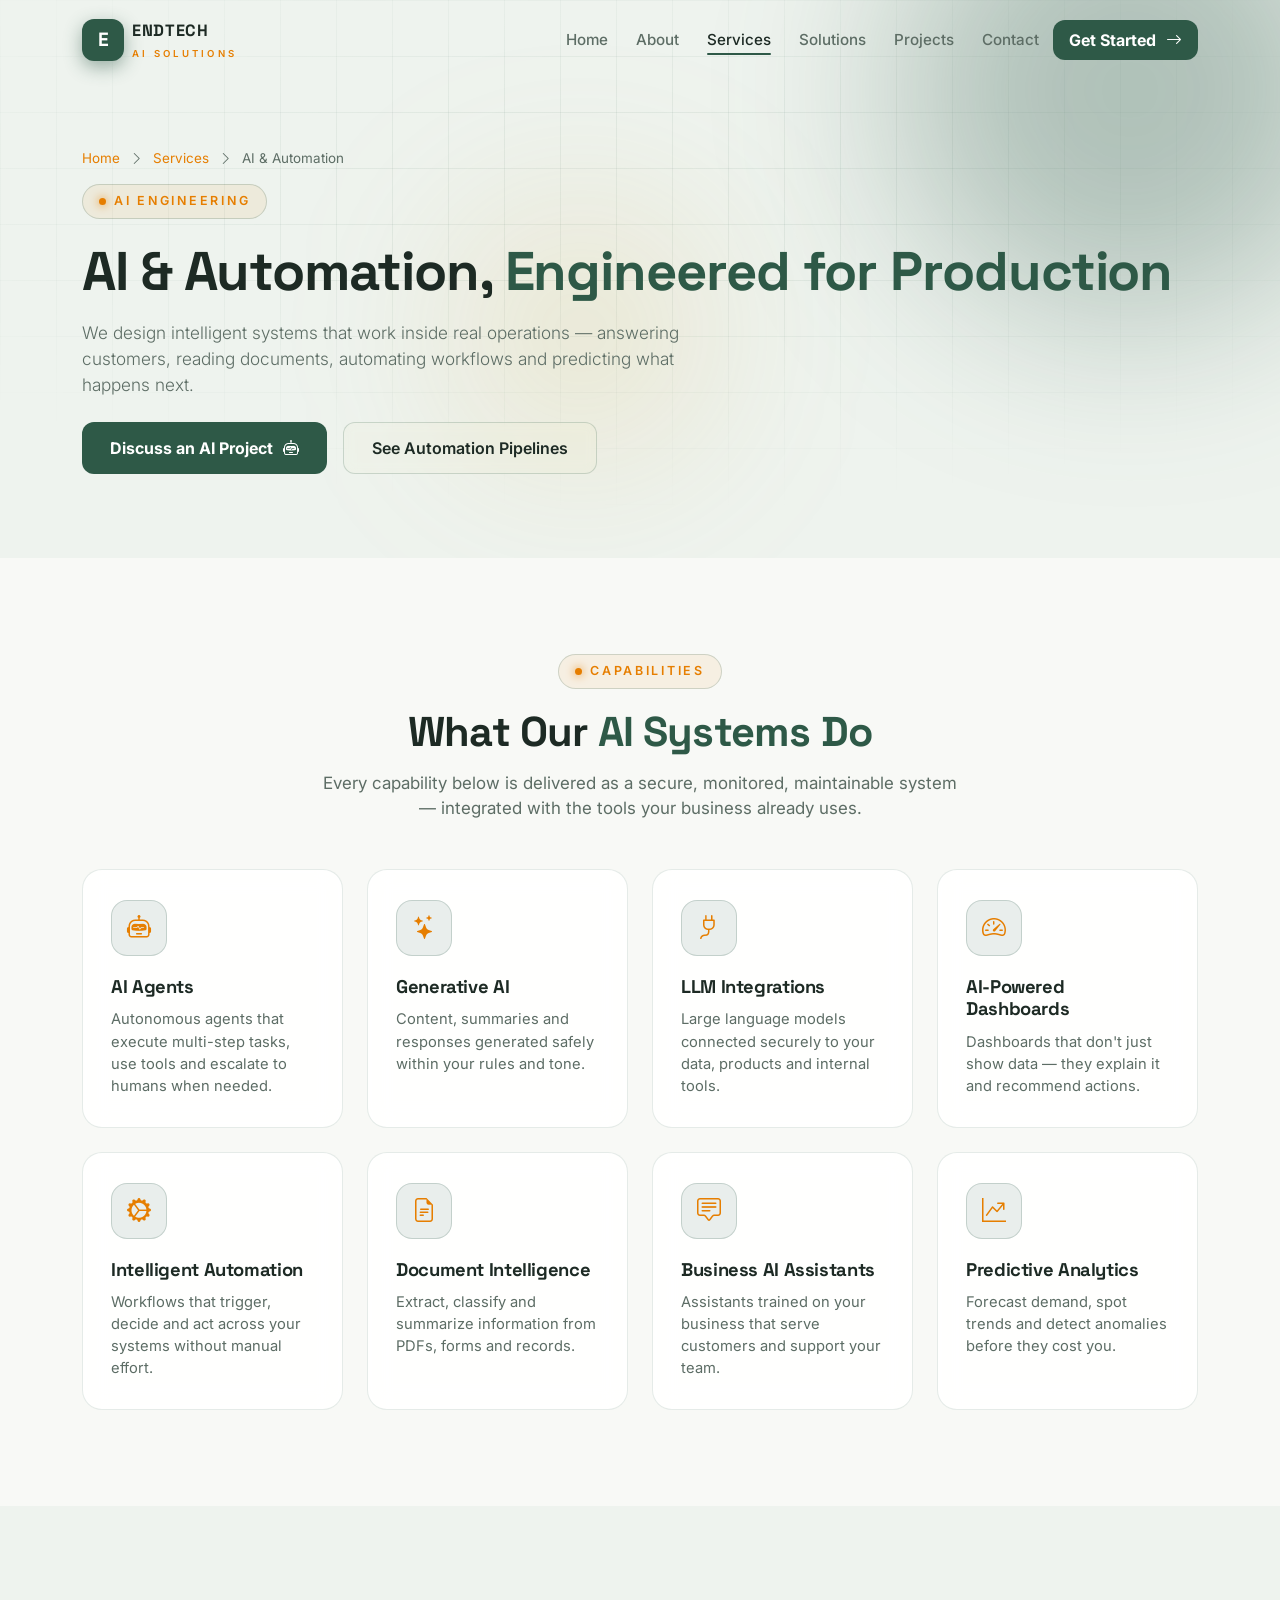
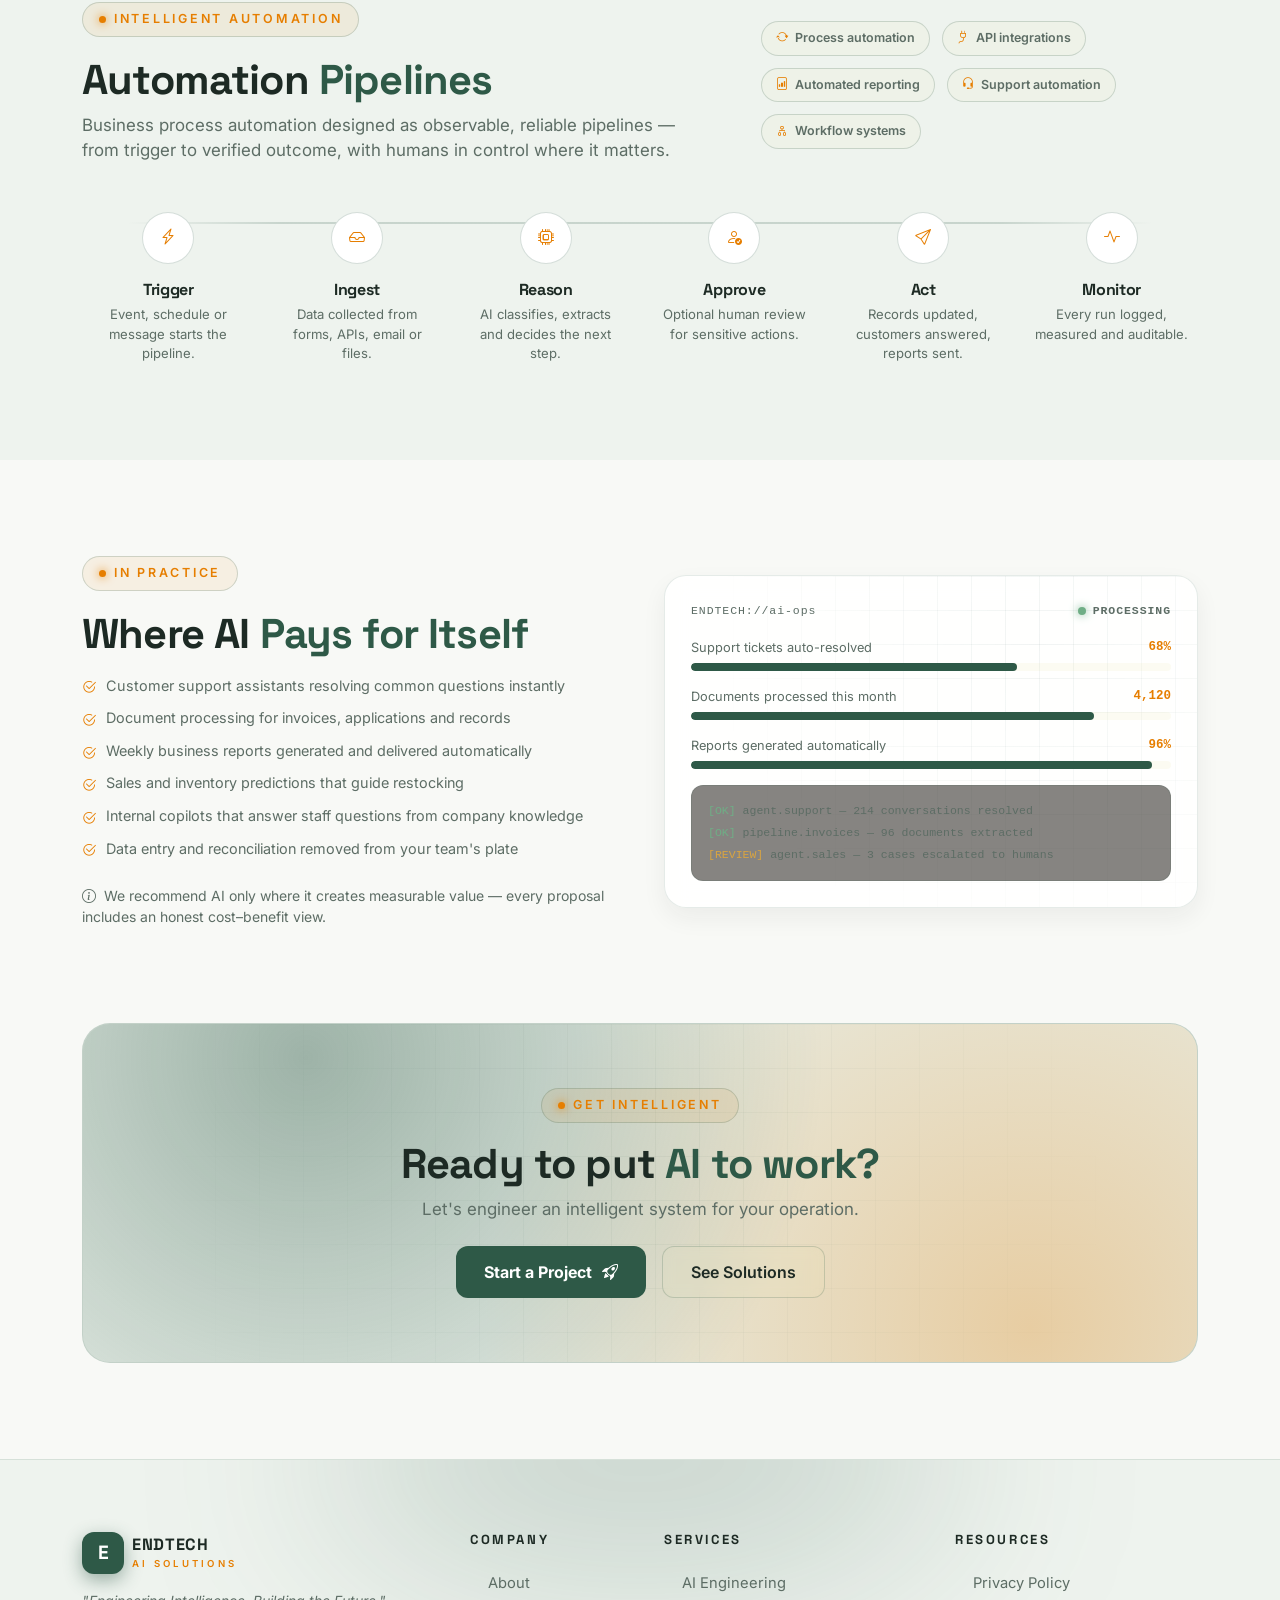
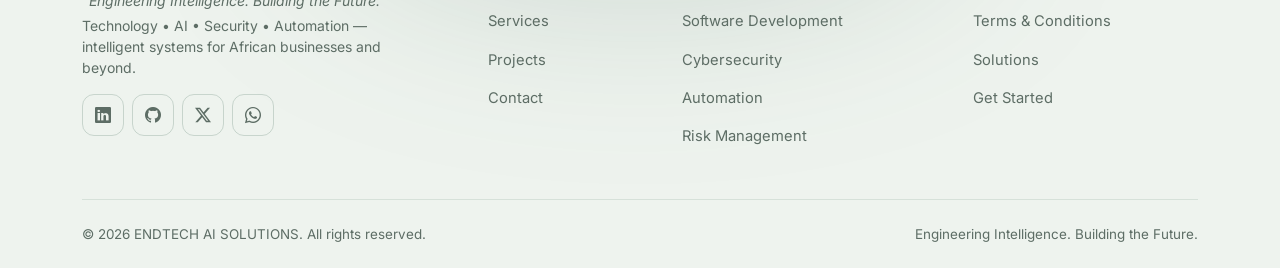
<file: ai.html>
<!DOCTYPE html>
<html lang="en">
<head>
  <meta charset="UTF-8">
  <meta name="viewport" content="width=device-width, initial-scale=1.0">

  <!-- SEO -->
  <title>AI & Automation — AI Agents, Generative AI & Intelligent Workflows | ENDTECH AI SOLUTIONS</title>
  <meta name="description" content="ENDTECH's AI capabilities: AI agents, generative AI, LLM integrations, AI-powered dashboards, intelligent automation, document intelligence, business AI assistants and predictive analytics.">
  <meta name="keywords" content="AI agents, generative AI, LLM integration, intelligent automation, document intelligence, AI dashboards, predictive analytics, business AI assistant">
  <meta name="author" content="ENDTECH AI SOLUTIONS">
  <link rel="canonical" href="https://endtechaisolutions.vercel.app/ai.html"> <!-- Placeholder: replace with production domain -->
  <meta name="robots" content="index, follow">
  <meta property="og:type" content="website">
  <meta property="og:site_name" content="ENDTECH AI SOLUTIONS">
  <meta property="og:title" content="AI & Automation — ENDTECH AI SOLUTIONS">
  <meta property="og:description" content="AI agents, generative AI, LLM integrations and intelligent automation engineered for real business operations.">
  <meta property="og:url" content="https://endtechaisolutions.vercel.app/ai.html">
  <meta property="og:image" content="https://endtechaisolutions.vercel.app/assets/images/og-cover.png"> <!-- Placeholder -->
  <meta name="twitter:card" content="summary_large_image">
  <meta name="twitter:title" content="AI & Automation — ENDTECH AI SOLUTIONS">
  <meta name="twitter:description" content="Production AI systems — not experiments.">

  <!-- Assets -->
  <link rel="icon" type="image/svg+xml" href="data:image/svg+xml,%3Csvg xmlns='http://www.w3.org/2000/svg' viewBox='0 0 64 64'%3E%3Cdefs%3E%3ClinearGradient id='g' x1='0' y1='0' x2='1' y2='1'%3E%3Cstop offset='0' stop-color='%232e5947'/%3E%3Cstop offset='1' stop-color='%23e67e00'/%3E%3C/linearGradient%3E%3C/defs%3E%3Crect width='64' height='64' rx='16' fill='url(%23g)'/%3E%3Ctext x='32' y='44' font-family='Arial' font-weight='bold' font-size='34' fill='%23201a10' text-anchor='middle'%3EE%3C/text%3E%3C/svg%3E">
  <link rel="preconnect" href="https://fonts.googleapis.com">
  <link rel="preconnect" href="https://fonts.gstatic.com" crossorigin>
  <link href="https://fonts.googleapis.com/css2?family=Inter:wght@400;500;600&family=Space+Grotesk:wght@500;600;700&display=swap" rel="stylesheet">
  <link href="https://cdn.jsdelivr.net/npm/bootstrap@5.3.3/dist/css/bootstrap.min.css" rel="stylesheet">
  <link href="https://cdn.jsdelivr.net/npm/bootstrap-icons@1.11.3/font/bootstrap-icons.min.css" rel="stylesheet">
  <link rel="stylesheet" href="css/style.css">
  <noscript><style>.reveal{opacity:1!important;transform:none!important}#preloader{display:none!important}</style></noscript>
</head>

<body>
  <a class="skip-link" href="#main-content">Skip to main content</a>
  <div id="preloader" aria-hidden="true"><div class="pre-core"><div class="pre-mark">E</div><div class="pre-name">ENDTECH&nbsp;&nbsp;AI&nbsp;&nbsp;SOLUTIONS</div><div class="pre-bar"></div></div></div>

  <!-- Navbar -->
  <header>
    <nav class="navbar navbar-expand-lg fixed-top navbar-endtech" aria-label="Main navigation">
      <div class="container">
        <a class="navbar-brand d-flex align-items-center gap-2" href="index.html" aria-label="ENDTECH AI SOLUTIONS — home">
          <span class="brand-mark">E</span>
          <span class="brand-text"><b>ENDTECH</b><br><span>AI SOLUTIONS</span></span>
        </a>
        <div class="d-flex align-items-center gap-2 order-lg-3">
          <a href="contact.html" class="btn-grad d-none d-lg-inline-flex py-2 px-3">Get Started <i class="bi bi-arrow-right"></i></a>
          <button class="navbar-toggler" type="button" data-bs-toggle="collapse" data-bs-target="#mainNav" aria-controls="mainNav" aria-expanded="false" aria-label="Toggle navigation"><span class="navbar-toggler-icon"></span></button>
        </div>
        <div class="collapse navbar-collapse order-lg-2" id="mainNav">
          <ul class="navbar-nav ms-auto align-items-lg-center">
            <li class="nav-item"><a class="nav-link" href="index.html">Home</a></li>
            <li class="nav-item"><a class="nav-link" href="about.html">About</a></li>
            <li class="nav-item"><a class="nav-link active" aria-current="page" href="services.html">Services</a></li>
            <li class="nav-item"><a class="nav-link" href="solutions.html">Solutions</a></li>
            <li class="nav-item"><a class="nav-link" href="projects.html">Projects</a></li>
            <li class="nav-item"><a class="nav-link" href="contact.html">Contact</a></li>
            <li class="nav-item d-lg-none mt-2"><a href="contact.html" class="btn-grad w-100 justify-content-center">Get Started</a></li>
          </ul>
        </div>
      </div>
    </nav>
  </header>

  <main id="main-content">
    <!-- Page hero -->
    <section class="page-hero" aria-labelledby="page-title">
      <div class="hero-grid-bg"></div>
      <div class="orb orb-1"></div><div class="orb orb-3"></div>
      <div class="container position-relative">
        <nav class="crumb" aria-label="Breadcrumb"><a href="index.html">Home</a><i class="bi bi-chevron-right"></i><a href="services.html">Services</a><i class="bi bi-chevron-right"></i><span>AI &amp; Automation</span></nav>
        <span class="eyebrow mt-3">AI Engineering</span>
        <h1 id="page-title">AI &amp; Automation, <span class="text-gradient">Engineered for Production</span></h1>
        <p class="lead">We design intelligent systems that work inside real operations — answering customers, reading documents, automating workflows and predicting what happens next.</p>
        <div class="d-flex flex-wrap gap-3 mt-4">
          <a href="contact.html" class="btn-grad">Discuss an AI Project <i class="bi bi-robot"></i></a>
          <a href="#automation" class="btn-ghost">See Automation Pipelines</a>
        </div>
      </div>
    </section>

    <!-- AI capabilities grid -->
    <section class="section-pad" aria-labelledby="capabilities-title">
      <div class="container">
        <div class="text-center mb-5 reveal">
          <span class="eyebrow">Capabilities</span>
          <h2 class="section-title" id="capabilities-title">What Our <span class="text-gradient">AI Systems Do</span></h2>
          <p class="section-lead mx-auto">Every capability below is delivered as a secure, monitored, maintainable system — integrated with the tools your business already uses.</p>
        </div>
        <div class="row g-4">
          <div class="col-md-6 col-lg-3 reveal"><article class="card-glass"><div class="icon-badge"><i class="bi bi-robot"></i></div><h3>AI Agents</h3><p>Autonomous agents that execute multi-step tasks, use tools and escalate to humans when needed.</p></article></div>
          <div class="col-md-6 col-lg-3 reveal" data-delay="50"><article class="card-glass"><div class="icon-badge"><i class="bi bi-stars"></i></div><h3>Generative AI</h3><p>Content, summaries and responses generated safely within your rules and tone.</p></article></div>
          <div class="col-md-6 col-lg-3 reveal" data-delay="100"><article class="card-glass"><div class="icon-badge"><i class="bi bi-plug"></i></div><h3>LLM Integrations</h3><p>Large language models connected securely to your data, products and internal tools.</p></article></div>
          <div class="col-md-6 col-lg-3 reveal" data-delay="150"><article class="card-glass"><div class="icon-badge"><i class="bi bi-speedometer2"></i></div><h3>AI-Powered Dashboards</h3><p>Dashboards that don't just show data — they explain it and recommend actions.</p></article></div>
          <div class="col-md-6 col-lg-3 reveal"><article class="card-glass"><div class="icon-badge"><i class="bi bi-gear-wide-connected"></i></div><h3>Intelligent Automation</h3><p>Workflows that trigger, decide and act across your systems without manual effort.</p></article></div>
          <div class="col-md-6 col-lg-3 reveal" data-delay="50"><article class="card-glass"><div class="icon-badge"><i class="bi bi-file-earmark-text"></i></div><h3>Document Intelligence</h3><p>Extract, classify and summarize information from PDFs, forms and records.</p></article></div>
          <div class="col-md-6 col-lg-3 reveal" data-delay="100"><article class="card-glass"><div class="icon-badge"><i class="bi bi-chat-square-text"></i></div><h3>Business AI Assistants</h3><p>Assistants trained on your business that serve customers and support your team.</p></article></div>
          <div class="col-md-6 col-lg-3 reveal" data-delay="150"><article class="card-glass"><div class="icon-badge"><i class="bi bi-graph-up-arrow"></i></div><h3>Predictive Analytics</h3><p>Forecast demand, spot trends and detect anomalies before they cost you.</p></article></div>
        </div>
      </div>
    </section>

    <!-- Automation pipeline -->
    <section class="section-pad bg-alt" id="automation" aria-labelledby="automation-title">
      <div class="container">
        <div class="row align-items-center g-5 mb-5">
          <div class="col-lg-7 reveal">
            <span class="eyebrow">Intelligent Automation</span>
            <h2 class="section-title mb-2" id="automation-title">Automation <span class="text-gradient">Pipelines</span></h2>
            <p class="section-lead mb-0">Business process automation designed as observable, reliable pipelines — from trigger to verified outcome, with humans in control where it matters.</p>
          </div>
          <div class="col-lg-5 reveal" data-delay="100">
            <div class="d-flex flex-wrap gap-2">
              <span class="chip"><i class="bi bi-arrow-repeat"></i> Process automation</span>
              <span class="chip"><i class="bi bi-plug"></i> API integrations</span>
              <span class="chip"><i class="bi bi-file-bar-graph"></i> Automated reporting</span>
              <span class="chip"><i class="bi bi-headset"></i> Support automation</span>
              <span class="chip"><i class="bi bi-diagram-2"></i> Workflow systems</span>
            </div>
          </div>
        </div>

        <!-- Pipeline diagram -->
        <div class="process-wrap reveal">
          <div class="row g-4 g-lg-3">
            <div class="col-lg"><div class="step"><div class="step-dot"><i class="bi bi-lightning-charge"></i></div><div><h4>Trigger</h4><p>Event, schedule or message starts the pipeline.</p></div></div></div>
            <div class="col-lg"><div class="step"><div class="step-dot"><i class="bi bi-inbox"></i></div><div><h4>Ingest</h4><p>Data collected from forms, APIs, email or files.</p></div></div></div>
            <div class="col-lg"><div class="step"><div class="step-dot"><i class="bi bi-cpu"></i></div><div><h4>Reason</h4><p>AI classifies, extracts and decides the next step.</p></div></div></div>
            <div class="col-lg"><div class="step"><div class="step-dot"><i class="bi bi-person-check"></i></div><div><h4>Approve</h4><p>Optional human review for sensitive actions.</p></div></div></div>
            <div class="col-lg"><div class="step"><div class="step-dot"><i class="bi bi-send"></i></div><div><h4>Act</h4><p>Records updated, customers answered, reports sent.</p></div></div></div>
            <div class="col-lg"><div class="step"><div class="step-dot"><i class="bi bi-activity"></i></div><div><h4>Monitor</h4><p>Every run logged, measured and auditable.</p></div></div></div>
          </div>
        </div>
      </div>
    </section>

    <!-- Where it helps -->
    <section class="section-pad" aria-labelledby="usecases-title">
      <div class="container">
        <div class="row align-items-center g-5">
          <div class="col-lg-6 reveal">
            <span class="eyebrow">In Practice</span>
            <h2 class="section-title" id="usecases-title">Where AI <span class="text-gradient">Pays for Itself</span></h2>
            <ul class="mini-list">
              <li><i class="bi bi-check2-circle"></i> Customer support assistants resolving common questions instantly</li>
              <li><i class="bi bi-check2-circle"></i> Document processing for invoices, applications and records</li>
              <li><i class="bi bi-check2-circle"></i> Weekly business reports generated and delivered automatically</li>
              <li><i class="bi bi-check2-circle"></i> Sales and inventory predictions that guide restocking</li>
              <li><i class="bi bi-check2-circle"></i> Internal copilots that answer staff questions from company knowledge</li>
              <li><i class="bi bi-check2-circle"></i> Data entry and reconciliation removed from your team's plate</li>
            </ul>
            <p class="text-muted-2 mt-4 small mb-0"><i class="bi bi-info-circle me-2"></i>We recommend AI only where it creates measurable value — every proposal includes an honest cost–benefit view.</p>
          </div>
          <div class="col-lg-6 reveal" data-delay="120">
            <div class="visual-panel">
              <div class="panel-head"><span>ENDTECH://ai-ops</span><span class="live-dot">PROCESSING</span></div>
              <div class="dash-row"><label>Support tickets auto-resolved</label><b>68%</b><div class="dash-bar"><span style="--w:68%"></span></div></div>
              <div class="dash-row"><label>Documents processed this month</label><b>4,120</b><div class="dash-bar"><span style="--w:84%"></span></div></div>
              <div class="dash-row"><label>Reports generated automatically</label><b>96%</b><div class="dash-bar"><span style="--w:96%"></span></div></div>
              <div class="log-box" aria-hidden="true">
                <span class="log-ok">[OK]</span> agent.support — 214 conversations resolved<br>
                <span class="log-ok">[OK]</span> pipeline.invoices — 96 documents extracted<br>
                <span class="log-warn">[REVIEW]</span> agent.sales — 3 cases escalated to humans
              </div>
            </div>
          </div>
        </div>
      </div>
    </section>

    <!-- CTA -->
    <section class="section-pad pt-0" aria-labelledby="cta-title">
      <div class="container">
        <div class="cta-band reveal">
          <span class="eyebrow">Get Intelligent</span>
          <h2 class="mt-3" id="cta-title">Ready to put <span class="text-gradient">AI to work?</span></h2>
          <p class="section-lead mx-auto text-center mb-4">Let's engineer an intelligent system for your operation.</p>
          <div class="d-flex flex-wrap gap-3 justify-content-center">
            <a href="contact.html" class="btn-grad">Start a Project <i class="bi bi-rocket-takeoff"></i></a>
            <a href="solutions.html" class="btn-ghost">See Solutions</a>
          </div>
        </div>
      </div>
    </section>
  </main>

  <!-- Footer -->
  <footer class="footer" aria-label="Site footer">
    <div class="container position-relative">
      <div class="row g-5">
        <div class="col-lg-4">
          <a class="d-inline-flex align-items-center gap-2 mb-3" href="index.html" aria-label="ENDTECH AI SOLUTIONS — home"><span class="brand-mark">E</span><span class="brand-text"><b>ENDTECH</b><br><span>AI SOLUTIONS</span></span></a>
          <p class="text-muted-2 small mb-1"><em>"Engineering Intelligence. Building the Future."</em></p>
          <p class="text-muted-2 small">Technology &bull; AI &bull; Security &bull; Automation — intelligent systems for African businesses and beyond.</p>
          <div class="d-flex gap-2 mt-3">
            <a class="social-btn" href="#" aria-label="LinkedIn (placeholder)"><i class="bi bi-linkedin"></i></a>
            <a class="social-btn" href="#" aria-label="GitHub (placeholder)"><i class="bi bi-github"></i></a>
            <a class="social-btn" href="#" aria-label="X / Twitter (placeholder)"><i class="bi bi-twitter-x"></i></a>
            <a class="social-btn" href="#" aria-label="WhatsApp (placeholder)"><i class="bi bi-whatsapp"></i></a>
          </div>
        </div>
        <div class="col-6 col-lg-2">
          <h5>Company</h5>
          <ul class="footer-links">
            <li><a href="about.html"><i class="bi bi-chevron-right"></i>About</a></li>
            <li><a href="services.html"><i class="bi bi-chevron-right"></i>Services</a></li>
            <li><a href="projects.html"><i class="bi bi-chevron-right"></i>Projects</a></li>
            <li><a href="contact.html"><i class="bi bi-chevron-right"></i>Contact</a></li>
          </ul>
        </div>
        <div class="col-6 col-lg-3">
          <h5>Services</h5>
          <ul class="footer-links">
            <li><a href="ai.html"><i class="bi bi-chevron-right"></i>AI Engineering</a></li>
            <li><a href="software-development.html"><i class="bi bi-chevron-right"></i>Software Development</a></li>
            <li><a href="cybersecurity.html"><i class="bi bi-chevron-right"></i>Cybersecurity</a></li>
            <li><a href="ai.html#automation"><i class="bi bi-chevron-right"></i>Automation</a></li>
            <li><a href="risk-management.html"><i class="bi bi-chevron-right"></i>Risk Management</a></li>
          </ul>
        </div>
        <div class="col-6 col-lg-3">
          <h5>Resources</h5>
          <ul class="footer-links">
            <li><a href="privacy.html"><i class="bi bi-chevron-right"></i>Privacy Policy</a></li>
            <li><a href="terms.html"><i class="bi bi-chevron-right"></i>Terms &amp; Conditions</a></li>
            <li><a href="solutions.html"><i class="bi bi-chevron-right"></i>Solutions</a></li>
            <li><a href="contact.html"><i class="bi bi-chevron-right"></i>Get Started</a></li>
          </ul>
        </div>
      </div>
      <div class="footer-bottom d-flex flex-column flex-md-row justify-content-between gap-2">
        <span>&copy; 2026 ENDTECH AI SOLUTIONS. All rights reserved.</span>
        <span>Engineering Intelligence. Building the Future.</span>
      </div>
    </div>
  </footer>

  <button id="backToTop" class="back-to-top" type="button" aria-label="Back to top"><i class="bi bi-arrow-up"></i></button>

  <script src="https://cdn.jsdelivr.net/npm/bootstrap@5.3.3/dist/js/bootstrap.bundle.min.js"></script>
  <script src="js/main.js"></script>
</body>
</html>
</file>
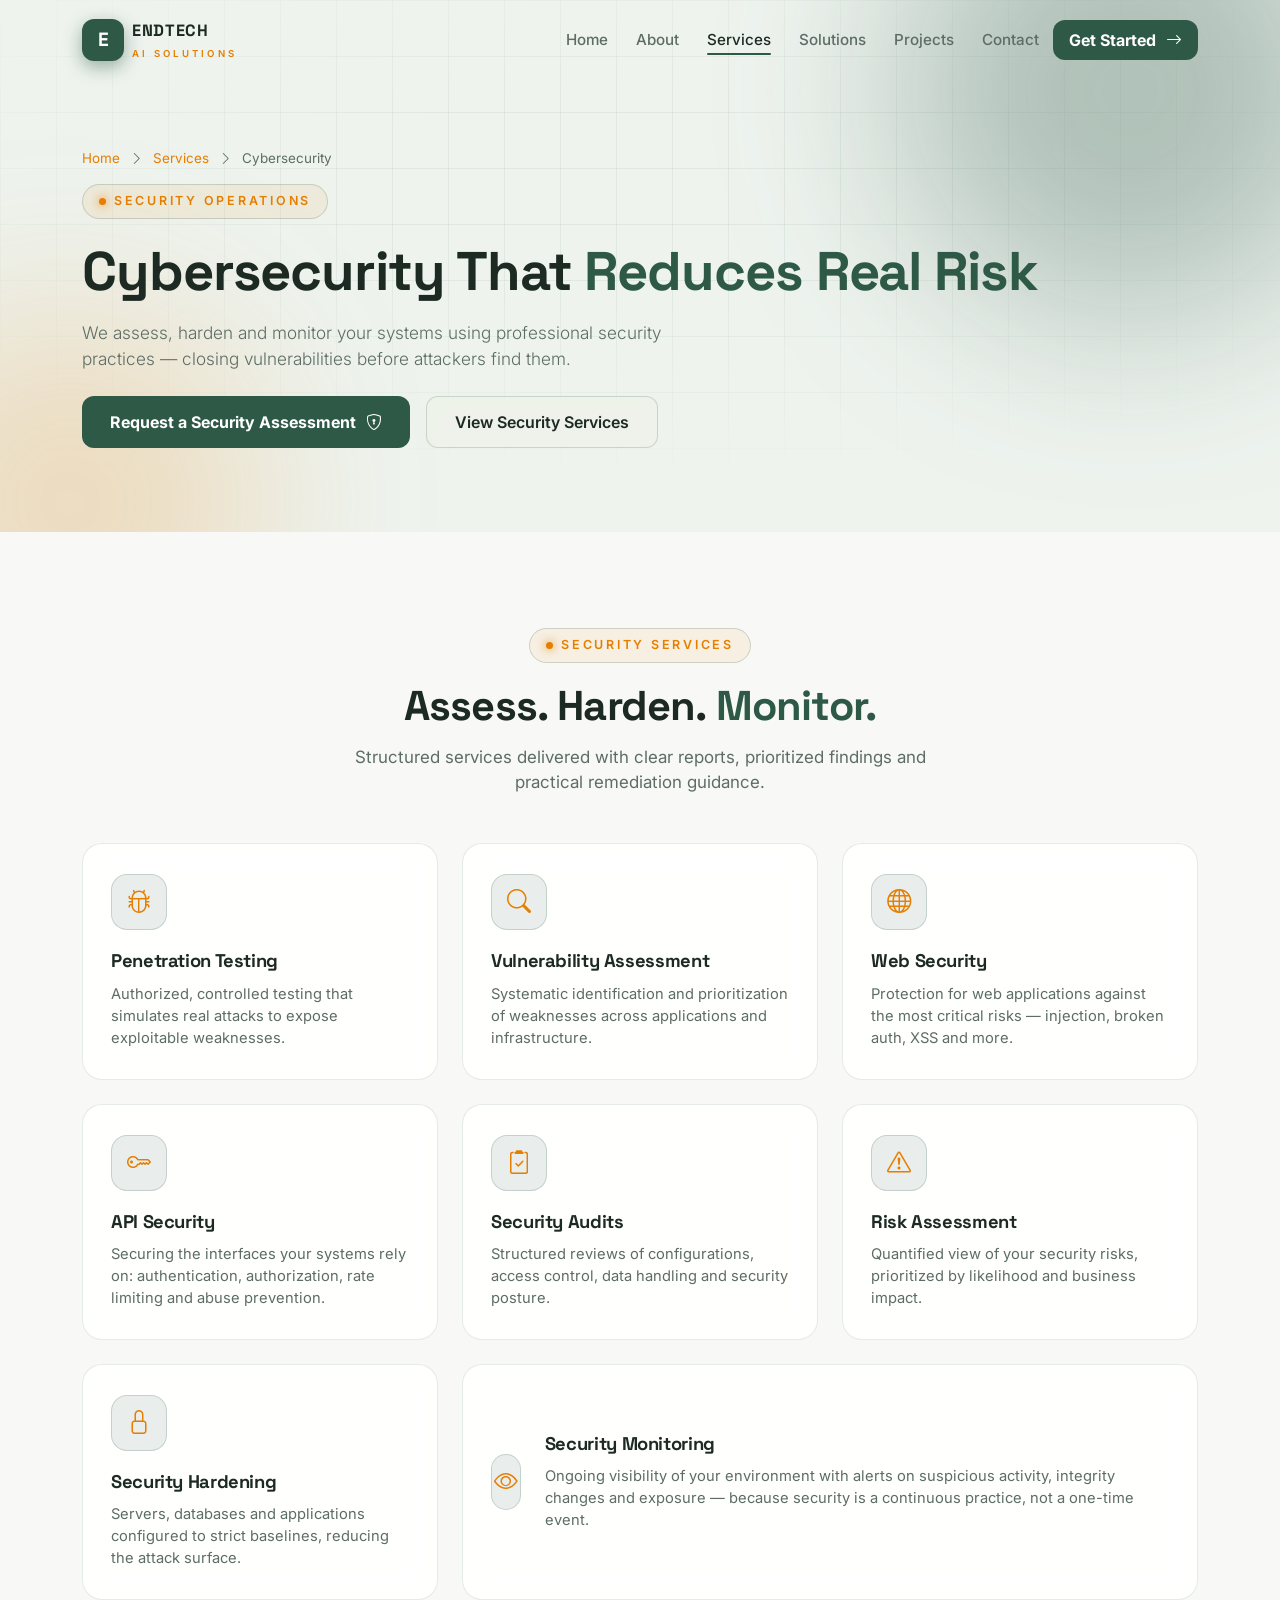
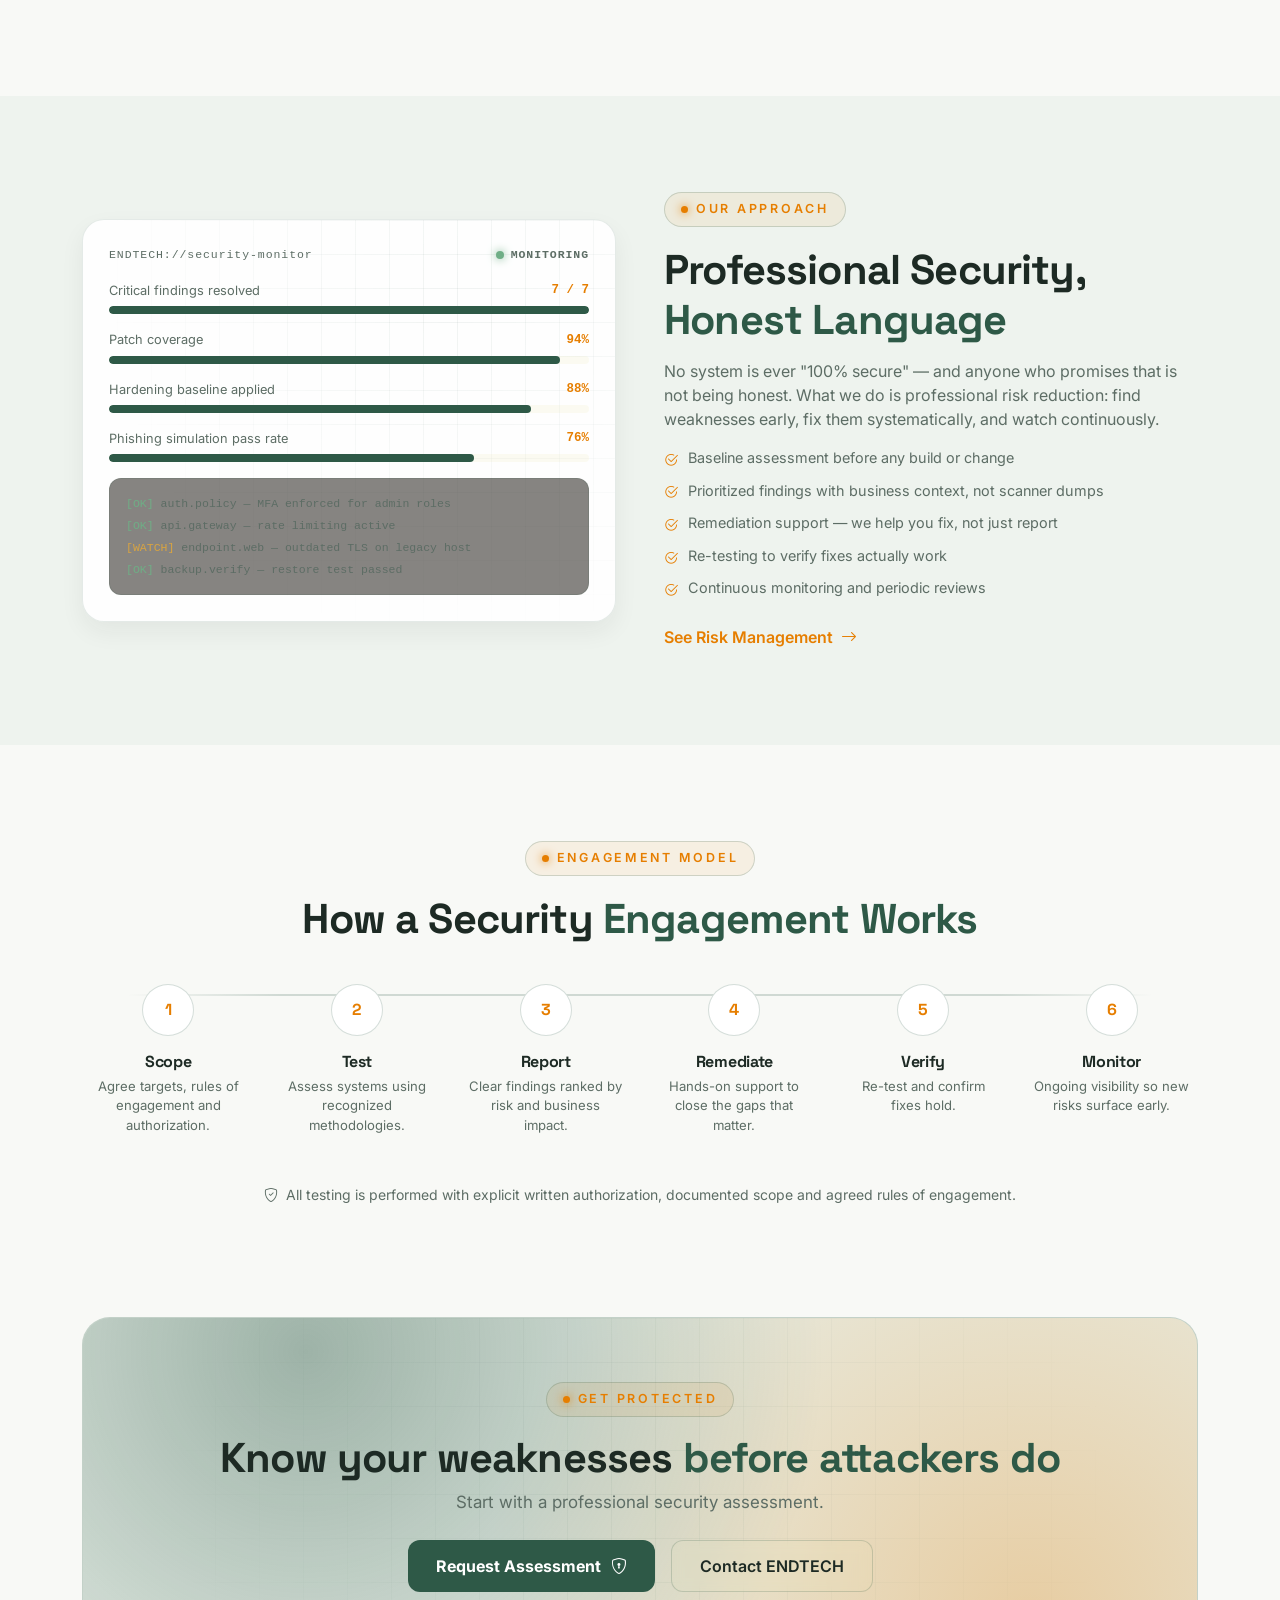
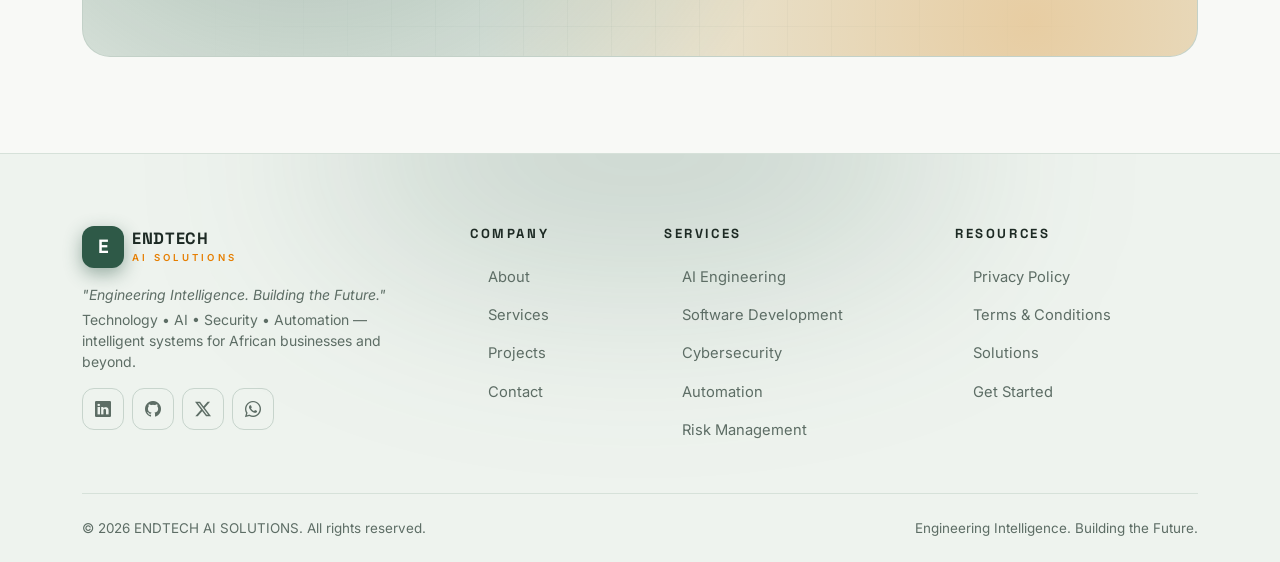
<file: cybersecurity.html>
<!DOCTYPE html>
<html lang="en">
<head>
  <meta charset="UTF-8">
  <meta name="viewport" content="width=device-width, initial-scale=1.0">

  <!-- SEO -->
  <title>Cybersecurity Services — Penetration Testing, Audits & Hardening | ENDTECH AI SOLUTIONS</title>
  <meta name="description" content="Professional cybersecurity services by ENDTECH: penetration testing, vulnerability assessment, web & API security, security audits, risk assessment and security hardening.">
  <meta name="keywords" content="penetration testing, vulnerability assessment, web application security, API security, security audit, security hardening, security monitoring, cybersecurity Kenya">
  <meta name="author" content="ENDTECH AI SOLUTIONS">
  <link rel="canonical" href="https://endtechaisolutions.vercel.app/cybersecurity.html"> <!-- Placeholder: replace with production domain -->
  <meta name="robots" content="index, follow">
  <meta property="og:type" content="website">
  <meta property="og:site_name" content="ENDTECH AI SOLUTIONS">
  <meta property="og:title" content="Cybersecurity — ENDTECH AI SOLUTIONS">
  <meta property="og:description" content="Professional security practices that measurably reduce risk across your applications and infrastructure.">
  <meta property="og:url" content="https://endtechaisolutions.vercel.app/cybersecurity.html">
  <meta property="og:image" content="https://endtechaisolutions.vercel.app/assets/images/og-cover.png"> <!-- Placeholder -->
  <meta name="twitter:card" content="summary_large_image">
  <meta name="twitter:title" content="Cybersecurity — ENDTECH AI SOLUTIONS">
  <meta name="twitter:description" content="Security engineered in — assessed, hardened, monitored.">
 <meta name="google-site-verification" content="aPc7NeqPgClRQXt-W4v-3f79OdM3t-i1-VphbLxFu4k" />
  <!-- Assets -->
  <link rel="icon" type="image/svg+xml" href="data:image/svg+xml,%3Csvg xmlns='http://www.w3.org/2000/svg' viewBox='0 0 64 64'%3E%3Cdefs%3E%3ClinearGradient id='g' x1='0' y1='0' x2='1' y2='1'%3E%3Cstop offset='0' stop-color='%232e5947'/%3E%3Cstop offset='1' stop-color='%23e67e00'/%3E%3C/linearGradient%3E%3C/defs%3E%3Crect width='64' height='64' rx='16' fill='url(%23g)'/%3E%3Ctext x='32' y='44' font-family='Arial' font-weight='bold' font-size='34' fill='%23201a10' text-anchor='middle'%3EE%3C/text%3E%3C/svg%3E">
  <link rel="preconnect" href="https://fonts.googleapis.com">
  <link rel="preconnect" href="https://fonts.gstatic.com" crossorigin>
  <link href="https://fonts.googleapis.com/css2?family=Inter:wght@400;500;600&family=Space+Grotesk:wght@500;600;700&display=swap" rel="stylesheet">
  <link href="https://cdn.jsdelivr.net/npm/bootstrap@5.3.3/dist/css/bootstrap.min.css" rel="stylesheet">
  <link href="https://cdn.jsdelivr.net/npm/bootstrap-icons@1.11.3/font/bootstrap-icons.min.css" rel="stylesheet">
  <link rel="stylesheet" href="css/style.css">
  <noscript><style>.reveal{opacity:1!important;transform:none!important}#preloader{display:none!important}</style></noscript>
</head>

<body>
  <a class="skip-link" href="#main-content">Skip to main content</a>
  <div id="preloader" aria-hidden="true"><div class="pre-core"><div class="pre-mark">E</div><div class="pre-name">ENDTECH&nbsp;&nbsp;AI&nbsp;&nbsp;SOLUTIONS</div><div class="pre-bar"></div></div></div>

  <!-- Navbar -->
  <header>
    <nav class="navbar navbar-expand-lg fixed-top navbar-endtech" aria-label="Main navigation">
      <div class="container">
        <a class="navbar-brand d-flex align-items-center gap-2" href="index.html" aria-label="ENDTECH AI SOLUTIONS — home">
          <span class="brand-mark">E</span>
          <span class="brand-text"><b>ENDTECH</b><br><span>AI SOLUTIONS</span></span>
        </a>
        <div class="d-flex align-items-center gap-2 order-lg-3">
          <a href="contact.html" class="btn-grad d-none d-lg-inline-flex py-2 px-3">Get Started <i class="bi bi-arrow-right"></i></a>
          <button class="navbar-toggler" type="button" data-bs-toggle="collapse" data-bs-target="#mainNav" aria-controls="mainNav" aria-expanded="false" aria-label="Toggle navigation"><span class="navbar-toggler-icon"></span></button>
        </div>
        <div class="collapse navbar-collapse order-lg-2" id="mainNav">
          <ul class="navbar-nav ms-auto align-items-lg-center">
            <li class="nav-item"><a class="nav-link" href="index.html">Home</a></li>
            <li class="nav-item"><a class="nav-link" href="about.html">About</a></li>
            <li class="nav-item"><a class="nav-link active" aria-current="page" href="services.html">Services</a></li>
            <li class="nav-item"><a class="nav-link" href="solutions.html">Solutions</a></li>
            <li class="nav-item"><a class="nav-link" href="projects.html">Projects</a></li>
            <li class="nav-item"><a class="nav-link" href="contact.html">Contact</a></li>
            <li class="nav-item d-lg-none mt-2"><a href="contact.html" class="btn-grad w-100 justify-content-center">Get Started</a></li>
          </ul>
        </div>
      </div>
    </nav>
  </header>

  <main id="main-content">
    <!-- Page hero -->
    <section class="page-hero" aria-labelledby="page-title">
      <div class="hero-grid-bg"></div>
      <div class="orb orb-1"></div><div class="orb orb-2"></div>
      <div class="container position-relative">
        <nav class="crumb" aria-label="Breadcrumb"><a href="index.html">Home</a><i class="bi bi-chevron-right"></i><a href="services.html">Services</a><i class="bi bi-chevron-right"></i><span>Cybersecurity</span></nav>
        <span class="eyebrow mt-3">Security Operations</span>
        <h1 id="page-title">Cybersecurity That <span class="text-gradient">Reduces Real Risk</span></h1>
        <p class="lead">We assess, harden and monitor your systems using professional security practices — closing vulnerabilities before attackers find them.</p>
        <div class="d-flex flex-wrap gap-3 mt-4">
          <a href="contact.html" class="btn-grad">Request a Security Assessment <i class="bi bi-shield-lock"></i></a>
          <a href="#security-services" class="btn-ghost">View Security Services</a>
        </div>
      </div>
    </section>

    <!-- Security services -->
    <section class="section-pad" id="security-services" aria-labelledby="services-title">
      <div class="container">
        <div class="text-center mb-5 reveal">
          <span class="eyebrow">Security Services</span>
          <h2 class="section-title" id="services-title">Assess. Harden. <span class="text-gradient">Monitor.</span></h2>
          <p class="section-lead mx-auto">Structured services delivered with clear reports, prioritized findings and practical remediation guidance.</p>
        </div>
        <div class="row g-4">
          <div class="col-md-6 col-lg-4 reveal"><article class="card-glass"><div class="icon-badge"><i class="bi bi-bug"></i></div><h3>Penetration Testing</h3><p>Authorized, controlled testing that simulates real attacks to expose exploitable weaknesses.</p></article></div>
          <div class="col-md-6 col-lg-4 reveal" data-delay="60"><article class="card-glass"><div class="icon-badge"><i class="bi bi-search"></i></div><h3>Vulnerability Assessment</h3><p>Systematic identification and prioritization of weaknesses across applications and infrastructure.</p></article></div>
          <div class="col-md-6 col-lg-4 reveal" data-delay="120"><article class="card-glass"><div class="icon-badge"><i class="bi bi-globe"></i></div><h3>Web Security</h3><p>Protection for web applications against the most critical risks — injection, broken auth, XSS and more.</p></article></div>
          <div class="col-md-6 col-lg-4 reveal"><article class="card-glass"><div class="icon-badge"><i class="bi bi-key"></i></div><h3>API Security</h3><p>Securing the interfaces your systems rely on: authentication, authorization, rate limiting and abuse prevention.</p></article></div>
          <div class="col-md-6 col-lg-4 reveal" data-delay="60"><article class="card-glass"><div class="icon-badge"><i class="bi bi-clipboard2-check"></i></div><h3>Security Audits</h3><p>Structured reviews of configurations, access control, data handling and security posture.</p></article></div>
          <div class="col-md-6 col-lg-4 reveal" data-delay="120"><article class="card-glass"><div class="icon-badge"><i class="bi bi-exclamation-triangle"></i></div><h3>Risk Assessment</h3><p>Quantified view of your security risks, prioritized by likelihood and business impact.</p></article></div>
          <div class="col-md-6 col-lg-4 reveal"><article class="card-glass"><div class="icon-badge"><i class="bi bi-lock"></i></div><h3>Security Hardening</h3><p>Servers, databases and applications configured to strict baselines, reducing the attack surface.</p></article></div>
          <div class="col-md-6 col-lg-8 reveal" data-delay="60">
            <article class="card-glass d-flex flex-column flex-md-row align-items-md-center gap-4">
              <div class="icon-badge mb-0 flex-none"><i class="bi bi-eye"></i></div>
              <div>
                <h3>Security Monitoring</h3>
                <p class="mb-0">Ongoing visibility of your environment with alerts on suspicious activity, integrity changes and exposure — because security is a continuous practice, not a one-time event.</p>
              </div>
            </article>
          </div>
        </div>
      </div>
    </section>

    <!-- Dashboard visual + approach -->
    <section class="section-pad bg-alt" aria-labelledby="approach-title">
      <div class="container">
        <div class="row align-items-center g-5">
          <div class="col-lg-6 reveal" data-delay="80">
            <!-- CSS security dashboard mock -->
            <div class="visual-panel">
              <div class="panel-head"><span>ENDTECH://security-monitor</span><span class="live-dot">MONITORING</span></div>
              <div class="dash-row"><label>Critical findings resolved</label><b>7 / 7</b><div class="dash-bar"><span style="--w:100%"></span></div></div>
              <div class="dash-row"><label>Patch coverage</label><b>94%</b><div class="dash-bar"><span style="--w:94%"></span></div></div>
              <div class="dash-row"><label>Hardening baseline applied</label><b>88%</b><div class="dash-bar"><span style="--w:88%"></span></div></div>
              <div class="dash-row"><label>Phishing simulation pass rate</label><b>76%</b><div class="dash-bar"><span style="--w:76%"></span></div></div>
              <div class="log-box" aria-hidden="true">
                <span class="log-ok">[OK]</span> auth.policy — MFA enforced for admin roles<br>
                <span class="log-ok">[OK]</span> api.gateway — rate limiting active<br>
                <span class="log-warn">[WATCH]</span> endpoint.web — outdated TLS on legacy host<br>
                <span class="log-ok">[OK]</span> backup.verify — restore test passed
              </div>
            </div>
          </div>
          <div class="col-lg-6 reveal">
            <span class="eyebrow">Our Approach</span>
            <h2 class="section-title" id="approach-title">Professional Security, <span class="text-gradient">Honest Language</span></h2>
            <p class="text-muted-2">No system is ever "100% secure" — and anyone who promises that is not being honest. What we do is professional risk reduction: find weaknesses early, fix them systematically, and watch continuously.</p>
            <ul class="mini-list">
              <li><i class="bi bi-check2-circle"></i> Baseline assessment before any build or change</li>
              <li><i class="bi bi-check2-circle"></i> Prioritized findings with business context, not scanner dumps</li>
              <li><i class="bi bi-check2-circle"></i> Remediation support — we help you fix, not just report</li>
              <li><i class="bi bi-check2-circle"></i> Re-testing to verify fixes actually work</li>
              <li><i class="bi bi-check2-circle"></i> Continuous monitoring and periodic reviews</li>
            </ul>
            <a href="risk-management.html" class="link-arrow mt-4">See Risk Management <i class="bi bi-arrow-right"></i></a>
          </div>
        </div>
      </div>
    </section>

    <!-- Security engagement steps -->
    <section class="section-pad" aria-labelledby="engage-title">
      <div class="container">
        <div class="text-center mb-4 reveal">
          <span class="eyebrow">Engagement Model</span>
          <h2 class="section-title" id="engage-title">How a Security <span class="text-gradient">Engagement Works</span></h2>
        </div>
        <div class="process-wrap reveal">
          <div class="row g-4 g-lg-3">
            <div class="col-lg"><div class="step"><div class="step-dot">1</div><div><h4>Scope</h4><p>Agree targets, rules of engagement and authorization.</p></div></div></div>
            <div class="col-lg"><div class="step"><div class="step-dot">2</div><div><h4>Test</h4><p>Assess systems using recognized methodologies.</p></div></div></div>
            <div class="col-lg"><div class="step"><div class="step-dot">3</div><div><h4>Report</h4><p>Clear findings ranked by risk and business impact.</p></div></div></div>
            <div class="col-lg"><div class="step"><div class="step-dot">4</div><div><h4>Remediate</h4><p>Hands-on support to close the gaps that matter.</p></div></div></div>
            <div class="col-lg"><div class="step"><div class="step-dot">5</div><div><h4>Verify</h4><p>Re-test and confirm fixes hold.</p></div></div></div>
            <div class="col-lg"><div class="step"><div class="step-dot">6</div><div><h4>Monitor</h4><p>Ongoing visibility so new risks surface early.</p></div></div></div>
          </div>
        </div>
        <p class="text-center text-muted-2 small mt-5 reveal"><i class="bi bi-shield-check me-2"></i>All testing is performed with explicit written authorization, documented scope and agreed rules of engagement.</p>
      </div>
    </section>

    <!-- CTA -->
    <section class="section-pad pt-0" aria-labelledby="cta-title">
      <div class="container">
        <div class="cta-band reveal">
          <span class="eyebrow">Get Protected</span>
          <h2 class="mt-3" id="cta-title">Know your weaknesses <span class="text-gradient">before attackers do</span></h2>
          <p class="section-lead mx-auto text-center mb-4">Start with a professional security assessment.</p>
          <div class="d-flex flex-wrap gap-3 justify-content-center">
            <a href="contact.html" class="btn-grad">Request Assessment <i class="bi bi-shield-lock"></i></a>
            <a href="contact.html" class="btn-ghost">Contact ENDTECH</a>
          </div>
        </div>
      </div>
    </section>
  </main>

  <!-- Footer -->
  <footer class="footer" aria-label="Site footer">
    <div class="container position-relative">
      <div class="row g-5">
        <div class="col-lg-4">
          <a class="d-inline-flex align-items-center gap-2 mb-3" href="index.html" aria-label="ENDTECH AI SOLUTIONS — home"><span class="brand-mark">E</span><span class="brand-text"><b>ENDTECH</b><br><span>AI SOLUTIONS</span></span></a>
          <p class="text-muted-2 small mb-1"><em>"Engineering Intelligence. Building the Future."</em></p>
          <p class="text-muted-2 small">Technology &bull; AI &bull; Security &bull; Automation — intelligent systems for African businesses and beyond.</p>
          <div class="d-flex gap-2 mt-3">
            <a class="social-btn" href="#" aria-label="LinkedIn (placeholder)"><i class="bi bi-linkedin"></i></a>
            <a class="social-btn" href="#" aria-label="GitHub (placeholder)"><i class="bi bi-github"></i></a>
            <a class="social-btn" href="#" aria-label="X / Twitter (placeholder)"><i class="bi bi-twitter-x"></i></a>
            <a class="social-btn" href="#" aria-label="WhatsApp (placeholder)"><i class="bi bi-whatsapp"></i></a>
          </div>
        </div>
        <div class="col-6 col-lg-2">
          <h5>Company</h5>
          <ul class="footer-links">
            <li><a href="about.html"><i class="bi bi-chevron-right"></i>About</a></li>
            <li><a href="services.html"><i class="bi bi-chevron-right"></i>Services</a></li>
            <li><a href="projects.html"><i class="bi bi-chevron-right"></i>Projects</a></li>
            <li><a href="contact.html"><i class="bi bi-chevron-right"></i>Contact</a></li>
          </ul>
        </div>
        <div class="col-6 col-lg-3">
          <h5>Services</h5>
          <ul class="footer-links">
            <li><a href="ai.html"><i class="bi bi-chevron-right"></i>AI Engineering</a></li>
            <li><a href="software-development.html"><i class="bi bi-chevron-right"></i>Software Development</a></li>
            <li><a href="cybersecurity.html"><i class="bi bi-chevron-right"></i>Cybersecurity</a></li>
            <li><a href="ai.html#automation"><i class="bi bi-chevron-right"></i>Automation</a></li>
            <li><a href="risk-management.html"><i class="bi bi-chevron-right"></i>Risk Management</a></li>
          </ul>
        </div>
        <div class="col-6 col-lg-3">
          <h5>Resources</h5>
          <ul class="footer-links">
            <li><a href="privacy.html"><i class="bi bi-chevron-right"></i>Privacy Policy</a></li>
            <li><a href="terms.html"><i class="bi bi-chevron-right"></i>Terms &amp; Conditions</a></li>
            <li><a href="solutions.html"><i class="bi bi-chevron-right"></i>Solutions</a></li>
            <li><a href="contact.html"><i class="bi bi-chevron-right"></i>Get Started</a></li>
          </ul>
        </div>
      </div>
      <div class="footer-bottom d-flex flex-column flex-md-row justify-content-between gap-2">
        <span>&copy; 2026 ENDTECH AI SOLUTIONS. All rights reserved.</span>
        <span>Engineering Intelligence. Building the Future.</span>
      </div>
    </div>
  </footer>

  <button id="backToTop" class="back-to-top" type="button" aria-label="Back to top"><i class="bi bi-arrow-up"></i></button>

  <script src="https://cdn.jsdelivr.net/npm/bootstrap@5.3.3/dist/js/bootstrap.bundle.min.js"></script>
  <script src="js/main.js"></script>
</body>
</html>
</file>
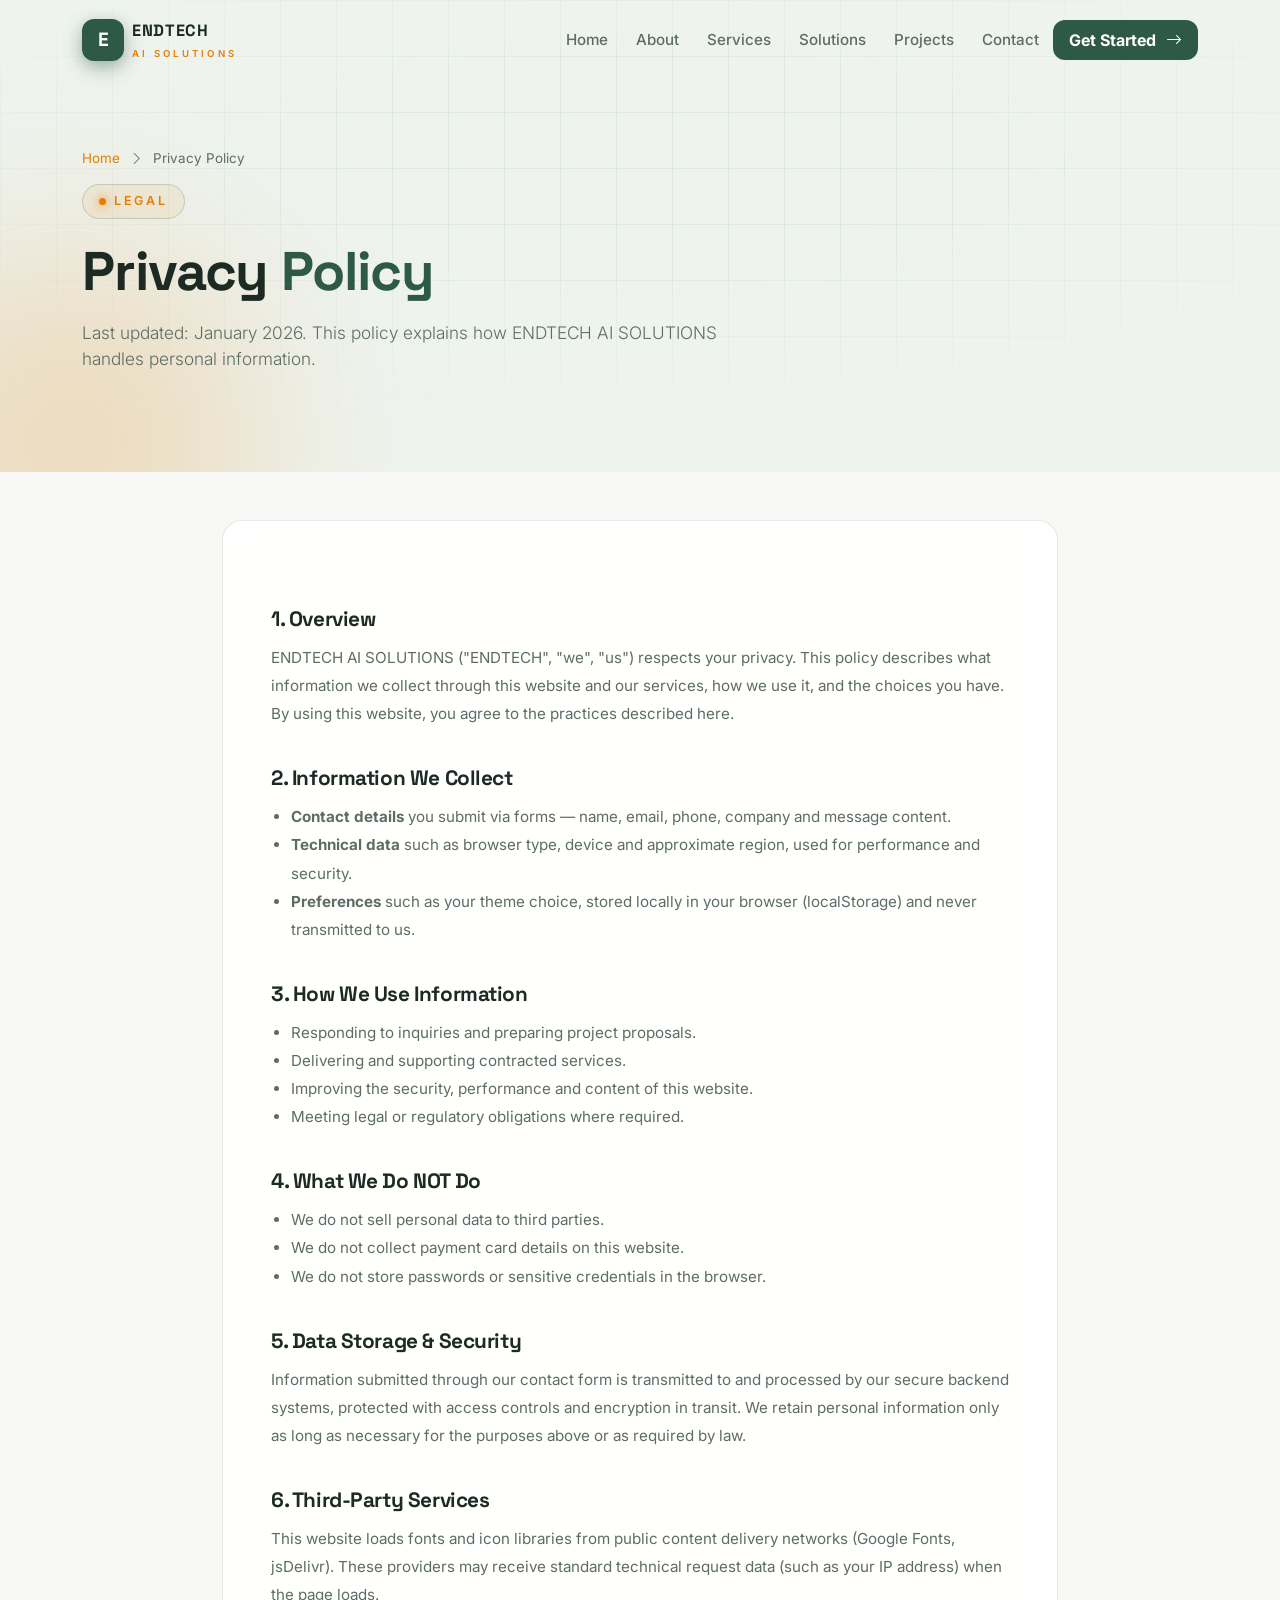
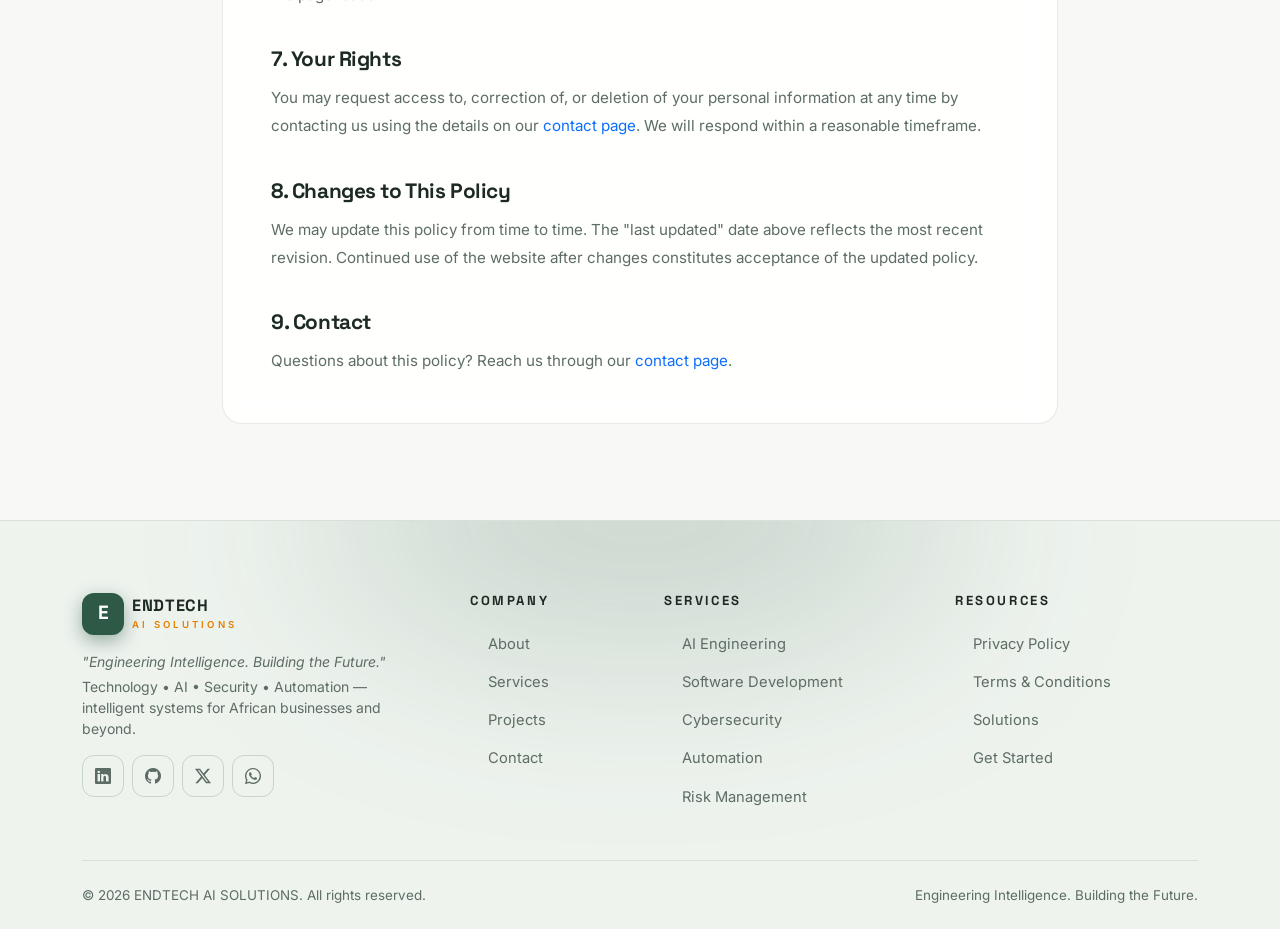
<file: privacy.html>
<!DOCTYPE html>
<html lang="en">
<head>
  <meta charset="UTF-8">
  <meta name="viewport" content="width=device-width, initial-scale=1.0">

  <!-- SEO -->
  <title>Privacy Policy | ENDTECH AI SOLUTIONS</title>
  <meta name="description" content="Privacy Policy of ENDTECH AI SOLUTIONS — how we collect, use, store and protect personal information.">
  <meta name="keywords" content="privacy policy, data protection, ENDTECH AI SOLUTIONS">
  <meta name="author" content="ENDTECH AI SOLUTIONS">
  <link rel="canonical" href="https://endtechaisolutions.vercel.app/privacy.html"> <!-- Placeholder: replace with production domain -->
  <meta name="robots" content="index, follow">
  <meta property="og:type" content="website">
  <meta property="og:site_name" content="ENDTECH AI SOLUTIONS">
  <meta property="og:title" content="Privacy Policy — ENDTECH AI SOLUTIONS">
  <meta property="og:description" content="How ENDTECH collects, uses and protects personal information.">
  <meta property="og:url" content="https://endtechaisolutions.vercel.app/privacy.html">
  <meta name="twitter:card" content="summary">
  <meta name="twitter:title" content="Privacy Policy — ENDTECH AI SOLUTIONS">

  <!-- Assets -->
  <link rel="icon" type="image/svg+xml" href="data:image/svg+xml,%3Csvg xmlns='http://www.w3.org/2000/svg' viewBox='0 0 64 64'%3E%3Cdefs%3E%3ClinearGradient id='g' x1='0' y1='0' x2='1' y2='1'%3E%3Cstop offset='0' stop-color='%232e5947'/%3E%3Cstop offset='1' stop-color='%23e67e00'/%3E%3C/linearGradient%3E%3C/defs%3E%3Crect width='64' height='64' rx='16' fill='url(%23g)'/%3E%3Ctext x='32' y='44' font-family='Arial' font-weight='bold' font-size='34' fill='%23201a10' text-anchor='middle'%3EE%3C/text%3E%3C/svg%3E">
  <link rel="preconnect" href="https://fonts.googleapis.com">
  <link rel="preconnect" href="https://fonts.gstatic.com" crossorigin>
  <link href="https://fonts.googleapis.com/css2?family=Inter:wght@400;500;600&family=Space+Grotesk:wght@500;600;700&display=swap" rel="stylesheet">
  <link href="https://cdn.jsdelivr.net/npm/bootstrap@5.3.3/dist/css/bootstrap.min.css" rel="stylesheet">
  <link href="https://cdn.jsdelivr.net/npm/bootstrap-icons@1.11.3/font/bootstrap-icons.min.css" rel="stylesheet">
  <link rel="stylesheet" href="css/style.css">
  <noscript><style>.reveal{opacity:1!important;transform:none!important}#preloader{display:none!important}</style></noscript>
</head>

<body>
  <a class="skip-link" href="#main-content">Skip to main content</a>
  <div id="preloader" aria-hidden="true"><div class="pre-core"><div class="pre-mark">E</div><div class="pre-name">ENDTECH&nbsp;&nbsp;AI&nbsp;&nbsp;SOLUTIONS</div><div class="pre-bar"></div></div></div>

  <!-- Navbar -->
  <header>
    <nav class="navbar navbar-expand-lg fixed-top navbar-endtech" aria-label="Main navigation">
      <div class="container">
        <a class="navbar-brand d-flex align-items-center gap-2" href="index.html" aria-label="ENDTECH AI SOLUTIONS — home">
          <span class="brand-mark">E</span>
          <span class="brand-text"><b>ENDTECH</b><br><span>AI SOLUTIONS</span></span>
        </a>
        <div class="d-flex align-items-center gap-2 order-lg-3">
          <a href="contact.html" class="btn-grad d-none d-lg-inline-flex py-2 px-3">Get Started <i class="bi bi-arrow-right"></i></a>
          <button class="navbar-toggler" type="button" data-bs-toggle="collapse" data-bs-target="#mainNav" aria-controls="mainNav" aria-expanded="false" aria-label="Toggle navigation"><span class="navbar-toggler-icon"></span></button>
        </div>
        <div class="collapse navbar-collapse order-lg-2" id="mainNav">
          <ul class="navbar-nav ms-auto align-items-lg-center">
            <li class="nav-item"><a class="nav-link" href="index.html">Home</a></li>
            <li class="nav-item"><a class="nav-link" href="about.html">About</a></li>
            <li class="nav-item"><a class="nav-link" href="services.html">Services</a></li>
            <li class="nav-item"><a class="nav-link" href="solutions.html">Solutions</a></li>
            <li class="nav-item"><a class="nav-link" href="projects.html">Projects</a></li>
            <li class="nav-item"><a class="nav-link" href="contact.html">Contact</a></li>
            <li class="nav-item d-lg-none mt-2"><a href="contact.html" class="btn-grad w-100 justify-content-center">Get Started</a></li>
          </ul>
        </div>
      </div>
    </nav>
  </header>

  <main id="main-content">
    <section class="page-hero" aria-labelledby="page-title">
      <div class="hero-grid-bg"></div>
      <div class="orb orb-2"></div>
      <div class="container position-relative">
        <nav class="crumb" aria-label="Breadcrumb"><a href="index.html">Home</a><i class="bi bi-chevron-right"></i><span>Privacy Policy</span></nav>
        <span class="eyebrow mt-3">Legal</span>
        <h1 id="page-title">Privacy <span class="text-gradient">Policy</span></h1>
        <p class="lead">Last updated: January 2026. This policy explains how ENDTECH AI SOLUTIONS handles personal information.</p>
      </div>
    </section>

    <section class="section-pad pt-5" aria-label="Privacy policy content">
      <div class="container" style="max-width: 860px;">
        <div class="prose card-glass p-4 p-md-5">
          <h2>1. Overview</h2>
          <p>ENDTECH AI SOLUTIONS ("ENDTECH", "we", "us") respects your privacy. This policy describes what information we collect through this website and our services, how we use it, and the choices you have. By using this website, you agree to the practices described here.</p>

          <h2>2. Information We Collect</h2>
          <ul>
            <li><strong>Contact details</strong> you submit via forms — name, email, phone, company and message content.</li>
            <li><strong>Technical data</strong> such as browser type, device and approximate region, used for performance and security.</li>
            <li><strong>Preferences</strong> such as your theme choice, stored locally in your browser (localStorage) and never transmitted to us.</li>
          </ul>

          <h2>3. How We Use Information</h2>
          <ul>
            <li>Responding to inquiries and preparing project proposals.</li>
            <li>Delivering and supporting contracted services.</li>
            <li>Improving the security, performance and content of this website.</li>
            <li>Meeting legal or regulatory obligations where required.</li>
          </ul>

          <h2>4. What We Do NOT Do</h2>
          <ul>
            <li>We do not sell personal data to third parties.</li>
            <li>We do not collect payment card details on this website.</li>
            <li>We do not store passwords or sensitive credentials in the browser.</li>
          </ul>

          <h2>5. Data Storage & Security</h2>
          <p>Information submitted through our contact form is transmitted to and processed by our secure backend systems, protected with access controls and encryption in transit. We retain personal information only as long as necessary for the purposes above or as required by law.</p>

          <h2>6. Third-Party Services</h2>
          <p>This website loads fonts and icon libraries from public content delivery networks (Google Fonts, jsDelivr). These providers may receive standard technical request data (such as your IP address) when the page loads.</p>

          <h2>7. Your Rights</h2>
          <p>You may request access to, correction of, or deletion of your personal information at any time by contacting us using the details on our <a href="contact.html">contact page</a>. We will respond within a reasonable timeframe.</p>

          <h2>8. Changes to This Policy</h2>
          <p>We may update this policy from time to time. The "last updated" date above reflects the most recent revision. Continued use of the website after changes constitutes acceptance of the updated policy.</p>

          <h2>9. Contact</h2>
          <p>Questions about this policy? Reach us through our <a href="contact.html">contact page</a>.</p>
        </div>
      </div>
    </section>
  </main>

  <!-- Footer -->
  <footer class="footer" aria-label="Site footer">
    <div class="container position-relative">
      <div class="row g-5">
        <div class="col-lg-4">
          <a class="d-inline-flex align-items-center gap-2 mb-3" href="index.html" aria-label="ENDTECH AI SOLUTIONS — home"><span class="brand-mark">E</span><span class="brand-text"><b>ENDTECH</b><br><span>AI SOLUTIONS</span></span></a>
          <p class="text-muted-2 small mb-1"><em>"Engineering Intelligence. Building the Future."</em></p>
          <p class="text-muted-2 small">Technology &bull; AI &bull; Security &bull; Automation — intelligent systems for African businesses and beyond.</p>
          <div class="d-flex gap-2 mt-3">
            <a class="social-btn" href="#" aria-label="LinkedIn (placeholder)"><i class="bi bi-linkedin"></i></a>
            <a class="social-btn" href="#" aria-label="GitHub (placeholder)"><i class="bi bi-github"></i></a>
            <a class="social-btn" href="#" aria-label="X / Twitter (placeholder)"><i class="bi bi-twitter-x"></i></a>
            <a class="social-btn" href="#" aria-label="WhatsApp (placeholder)"><i class="bi bi-whatsapp"></i></a>
          </div>
        </div>
        <div class="col-6 col-lg-2">
          <h5>Company</h5>
          <ul class="footer-links">
            <li><a href="about.html"><i class="bi bi-chevron-right"></i>About</a></li>
            <li><a href="services.html"><i class="bi bi-chevron-right"></i>Services</a></li>
            <li><a href="projects.html"><i class="bi bi-chevron-right"></i>Projects</a></li>
            <li><a href="contact.html"><i class="bi bi-chevron-right"></i>Contact</a></li>
          </ul>
        </div>
        <div class="col-6 col-lg-3">
          <h5>Services</h5>
          <ul class="footer-links">
            <li><a href="ai.html"><i class="bi bi-chevron-right"></i>AI Engineering</a></li>
            <li><a href="software-development.html"><i class="bi bi-chevron-right"></i>Software Development</a></li>
            <li><a href="cybersecurity.html"><i class="bi bi-chevron-right"></i>Cybersecurity</a></li>
            <li><a href="ai.html#automation"><i class="bi bi-chevron-right"></i>Automation</a></li>
            <li><a href="risk-management.html"><i class="bi bi-chevron-right"></i>Risk Management</a></li>
          </ul>
        </div>
        <div class="col-6 col-lg-3">
          <h5>Resources</h5>
          <ul class="footer-links">
            <li><a href="privacy.html"><i class="bi bi-chevron-right"></i>Privacy Policy</a></li>
            <li><a href="terms.html"><i class="bi bi-chevron-right"></i>Terms &amp; Conditions</a></li>
            <li><a href="solutions.html"><i class="bi bi-chevron-right"></i>Solutions</a></li>
            <li><a href="contact.html"><i class="bi bi-chevron-right"></i>Get Started</a></li>
          </ul>
        </div>
      </div>
      <div class="footer-bottom d-flex flex-column flex-md-row justify-content-between gap-2">
        <span>&copy; 2026 ENDTECH AI SOLUTIONS. All rights reserved.</span>
        <span>Engineering Intelligence. Building the Future.</span>
      </div>
    </div>
  </footer>

  <button id="backToTop" class="back-to-top" type="button" aria-label="Back to top"><i class="bi bi-arrow-up"></i></button>

  <script src="https://cdn.jsdelivr.net/npm/bootstrap@5.3.3/dist/js/bootstrap.bundle.min.js"></script>
  <script src="js/main.js"></script>
</body>
</html>
</file>
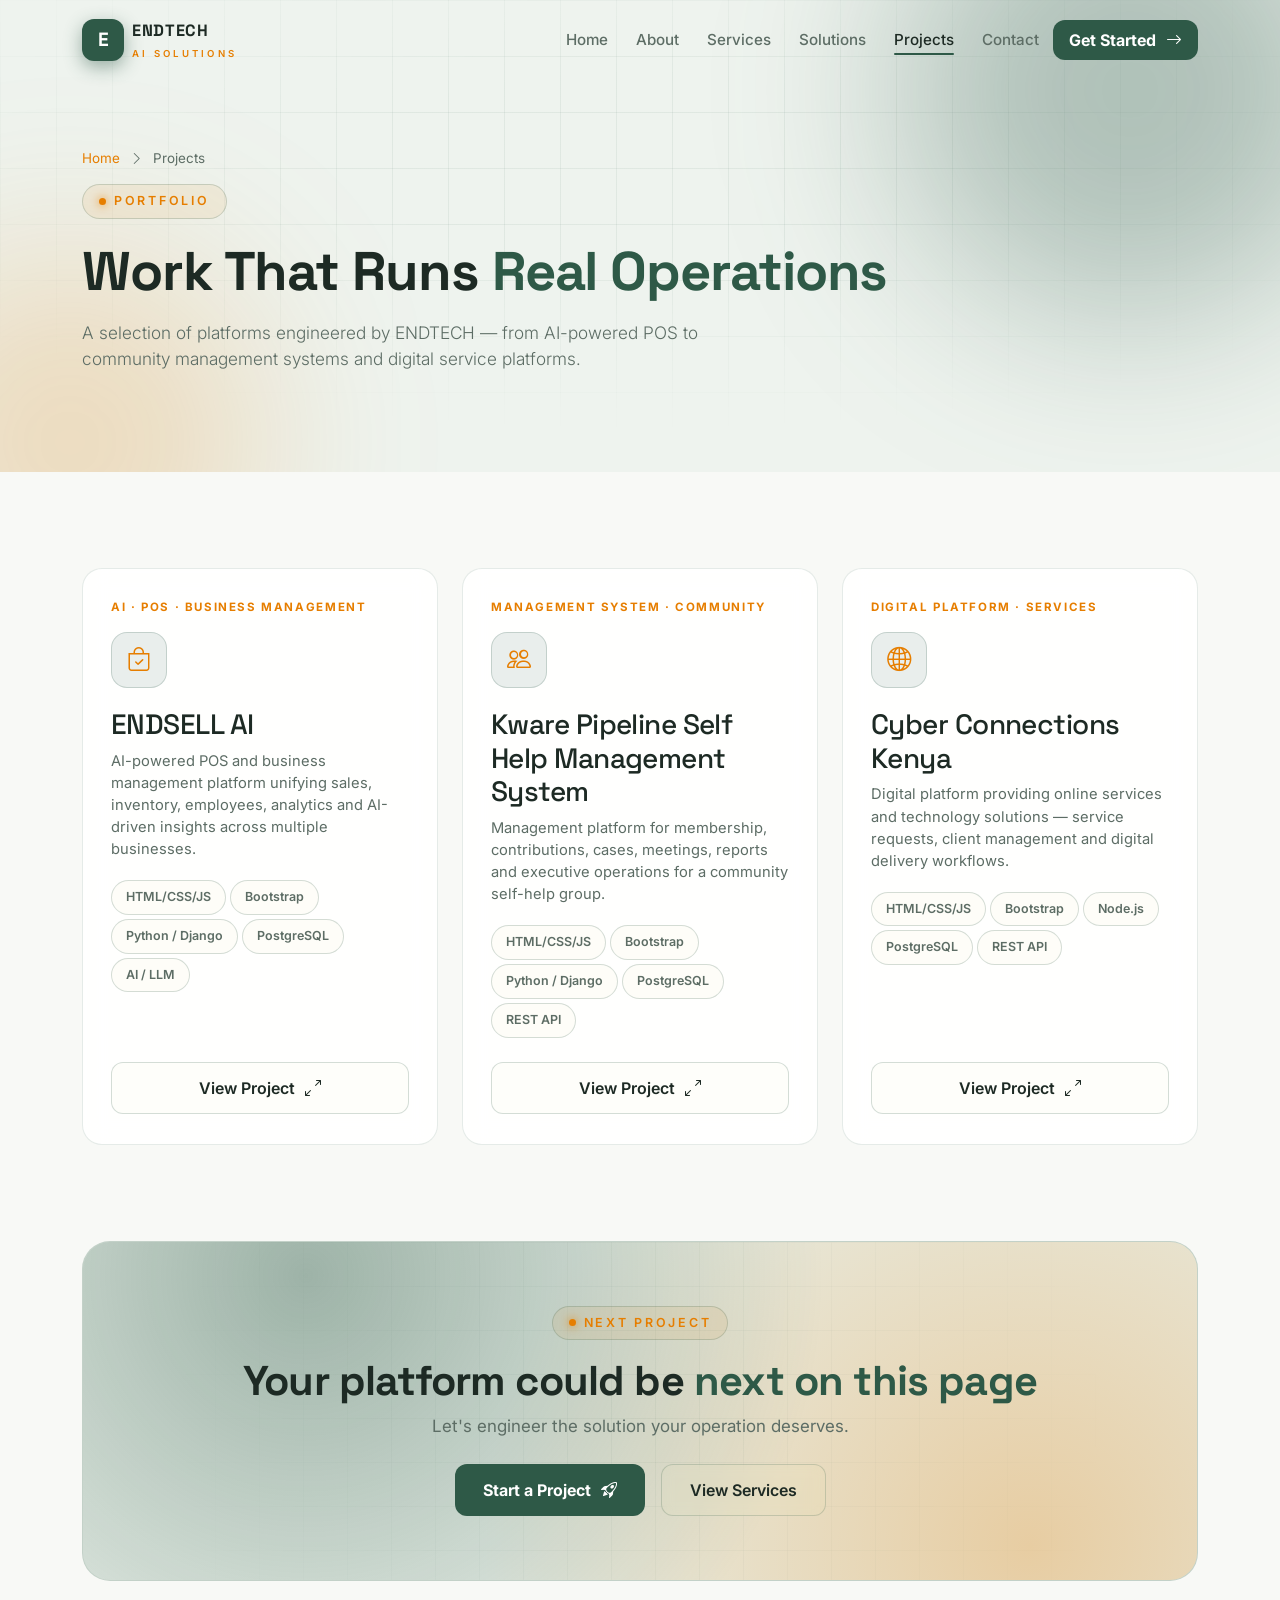
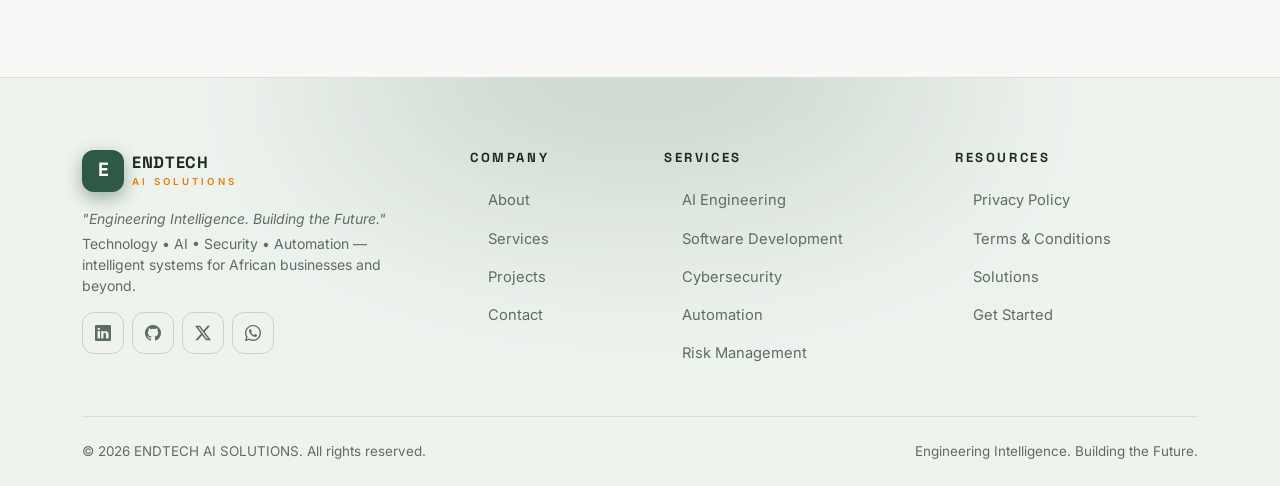
<file: projects.html>
<!DOCTYPE html>
<html lang="en">
<head>
  <meta charset="UTF-8">
  <meta name="viewport" content="width=device-width, initial-scale=1.0">

  <!-- SEO -->
  <title>Projects & Portfolio — ENDSELL AI, Kware Pipeline & Cyber Connections | ENDTECH AI SOLUTIONS</title>
  <meta name="description" content="Explore ENDTECH's portfolio: ENDSELL AI POS platform, Kware Pipeline Self Help management system, and Cyber Connections Kenya digital platform.">
  <meta name="keywords" content="ENDTECH portfolio, ENDSELL AI, Kware Pipeline self help system, Cyber Connections Kenya, software projects Africa, POS platform">
  <meta name="author" content="ENDTECH AI SOLUTIONS">
  <link rel="canonical" href="https://endtechaisolutions.vercel.app/projects.html"> <!-- Placeholder: replace with production domain -->
  <meta name="robots" content="index, follow">
  <meta property="og:type" content="website">
  <meta property="og:site_name" content="ENDTECH AI SOLUTIONS">
  <meta property="og:title" content="Projects & Portfolio — ENDTECH AI SOLUTIONS">
  <meta property="og:description" content="Real platforms engineered by ENDTECH: POS, management systems and digital service platforms.">
  <meta property="og:url" content="https://endtechaisolutions.vercel.app/projects.html">
  <meta property="og:image" content="https://endtechaisolutions.vercel.app/assets/images/og-cover.png"> <!-- Placeholder -->
  <meta name="twitter:card" content="summary_large_image">
  <meta name="twitter:title" content="Projects & Portfolio — ENDTECH AI SOLUTIONS">
  <meta name="twitter:description" content="Real platforms engineered by ENDTECH.">

  <!-- Assets -->
  <link rel="icon" type="image/svg+xml" href="data:image/svg+xml,%3Csvg xmlns='http://www.w3.org/2000/svg' viewBox='0 0 64 64'%3E%3Cdefs%3E%3ClinearGradient id='g' x1='0' y1='0' x2='1' y2='1'%3E%3Cstop offset='0' stop-color='%232e5947'/%3E%3Cstop offset='1' stop-color='%23e67e00'/%3E%3C/linearGradient%3E%3C/defs%3E%3Crect width='64' height='64' rx='16' fill='url(%23g)'/%3E%3Ctext x='32' y='44' font-family='Arial' font-weight='bold' font-size='34' fill='%23201a10' text-anchor='middle'%3EE%3C/text%3E%3C/svg%3E">
  <link rel="preconnect" href="https://fonts.googleapis.com">
  <link rel="preconnect" href="https://fonts.gstatic.com" crossorigin>
  <link href="https://fonts.googleapis.com/css2?family=Inter:wght@400;500;600&family=Space+Grotesk:wght@500;600;700&display=swap" rel="stylesheet">
  <link href="https://cdn.jsdelivr.net/npm/bootstrap@5.3.3/dist/css/bootstrap.min.css" rel="stylesheet">
  <link href="https://cdn.jsdelivr.net/npm/bootstrap-icons@1.11.3/font/bootstrap-icons.min.css" rel="stylesheet">
  <link rel="stylesheet" href="css/style.css">
  <noscript><style>.reveal{opacity:1!important;transform:none!important}#preloader{display:none!important}</style></noscript>
</head>

<body>
  <a class="skip-link" href="#main-content">Skip to main content</a>
  <div id="preloader" aria-hidden="true"><div class="pre-core"><div class="pre-mark">E</div><div class="pre-name">ENDTECH&nbsp;&nbsp;AI&nbsp;&nbsp;SOLUTIONS</div><div class="pre-bar"></div></div></div>

  <!-- Navbar -->
  <header>
    <nav class="navbar navbar-expand-lg fixed-top navbar-endtech" aria-label="Main navigation">
      <div class="container">
        <a class="navbar-brand d-flex align-items-center gap-2" href="index.html" aria-label="ENDTECH AI SOLUTIONS — home">
          <span class="brand-mark">E</span>
          <span class="brand-text"><b>ENDTECH</b><br><span>AI SOLUTIONS</span></span>
        </a>
        <div class="d-flex align-items-center gap-2 order-lg-3">
          <a href="contact.html" class="btn-grad d-none d-lg-inline-flex py-2 px-3">Get Started <i class="bi bi-arrow-right"></i></a>
          <button class="navbar-toggler" type="button" data-bs-toggle="collapse" data-bs-target="#mainNav" aria-controls="mainNav" aria-expanded="false" aria-label="Toggle navigation"><span class="navbar-toggler-icon"></span></button>
        </div>
        <div class="collapse navbar-collapse order-lg-2" id="mainNav">
          <ul class="navbar-nav ms-auto align-items-lg-center">
            <li class="nav-item"><a class="nav-link" href="index.html">Home</a></li>
            <li class="nav-item"><a class="nav-link" href="about.html">About</a></li>
            <li class="nav-item"><a class="nav-link" href="services.html">Services</a></li>
            <li class="nav-item"><a class="nav-link" href="solutions.html">Solutions</a></li>
            <li class="nav-item"><a class="nav-link active" aria-current="page" href="projects.html">Projects</a></li>
            <li class="nav-item"><a class="nav-link" href="contact.html">Contact</a></li>
            <li class="nav-item d-lg-none mt-2"><a href="contact.html" class="btn-grad w-100 justify-content-center">Get Started</a></li>
          </ul>
        </div>
      </div>
    </nav>
  </header>

  <main id="main-content">
    <!-- Page hero -->
    <section class="page-hero" aria-labelledby="page-title">
      <div class="hero-grid-bg"></div>
      <div class="orb orb-1"></div><div class="orb orb-2"></div>
      <div class="container position-relative">
        <nav class="crumb" aria-label="Breadcrumb"><a href="index.html">Home</a><i class="bi bi-chevron-right"></i><span>Projects</span></nav>
        <span class="eyebrow mt-3">Portfolio</span>
        <h1 id="page-title">Work That Runs <span class="text-gradient">Real Operations</span></h1>
        <p class="lead">A selection of platforms engineered by ENDTECH — from AI-powered POS to community management systems and digital service platforms.</p>
      </div>
    </section>

    <!-- Projects grid -->
    <section class="section-pad" aria-labelledby="projects-grid-title">
      <div class="container">
        <h2 id="projects-grid-title" class="visually-hidden">Project portfolio</h2>
        <div class="row g-4">

          <!-- ENDSELL AI -->
          <div class="col-lg-4 reveal">
            <article class="card-glass d-flex flex-column">
              <span class="project-badge">AI &middot; POS &middot; Business Management</span>
              <div class="icon-badge mt-3"><i class="bi bi-bag-check"></i></div>
              <h2 class="h3">ENDSELL AI</h2>
              <p class="mb-3">AI-powered POS and business management platform unifying sales, inventory, employees, analytics and AI-driven insights across multiple businesses.</p>
              <div class="mb-4"><span class="chip">HTML/CSS/JS</span><span class="chip">Bootstrap</span><span class="chip">Python / Django</span><span class="chip">PostgreSQL</span><span class="chip">AI / LLM</span></div>
              <button class="btn-ghost w-100 justify-content-center mt-auto view-project" data-template="#tpl-endsell" data-title="ENDSELL AI">View Project <i class="bi bi-arrows-angle-expand"></i></button>
            </article>
          </div>

          <!-- Kware Pipeline -->
          <div class="col-lg-4 reveal" data-delay="80">
            <article class="card-glass d-flex flex-column">
              <span class="project-badge">Management System &middot; Community</span>
              <div class="icon-badge mt-3"><i class="bi bi-people"></i></div>
              <h2 class="h3">Kware Pipeline Self Help Management System</h2>
              <p class="mb-3">Management platform for membership, contributions, cases, meetings, reports and executive operations for a community self-help group.</p>
              <div class="mb-4"><span class="chip">HTML/CSS/JS</span><span class="chip">Bootstrap</span><span class="chip">Python / Django</span><span class="chip">PostgreSQL</span><span class="chip">REST API</span></div>
              <button class="btn-ghost w-100 justify-content-center mt-auto view-project" data-template="#tpl-kware" data-title="Kware Pipeline Self Help Management System">View Project <i class="bi bi-arrows-angle-expand"></i></button>
            </article>
          </div>

          <!-- Cyber Connections Kenya -->
          <div class="col-lg-4 reveal" data-delay="160">
            <article class="card-glass d-flex flex-column">
              <span class="project-badge">Digital Platform &middot; Services</span>
              <div class="icon-badge mt-3"><i class="bi bi-globe2"></i></div>
              <h2 class="h3">Cyber Connections Kenya</h2>
              <p class="mb-3">Digital platform providing online services and technology solutions — service requests, client management and digital delivery workflows.</p>
              <div class="mb-4"><span class="chip">HTML/CSS/JS</span><span class="chip">Bootstrap</span><span class="chip">Node.js</span><span class="chip">PostgreSQL</span><span class="chip">REST API</span></div>
              <button class="btn-ghost w-100 justify-content-center mt-auto view-project" data-template="#tpl-cyber" data-title="Cyber Connections Kenya">View Project <i class="bi bi-arrows-angle-expand"></i></button>
            </article>
          </div>

        </div>
      </div>
    </section>

    <!-- Hidden project detail templates (injected into modal) -->
    <template id="tpl-endsell">
      <div class="proj-detail">
        <span class="project-badge">AI &middot; POS &middot; Business Management</span>
        <p class="mt-3">ENDSELL AI is a flagship ENDTECH product: a complete business management and point-of-sale platform with built-in artificial intelligence for owners who want real visibility and control over their operations.</p>
        <h5>Key Capabilities</h5>
        <ul>
          <li>Fast POS checkout with receipt and payment tracking</li>
          <li>Inventory and stock management with low-stock intelligence</li>
          <li>Employee accounts, roles and performance tracking</li>
          <li>Revenue analytics, reports and multi-business management</li>
          <li>AI-powered insights: trends, restock suggestions and anomaly alerts</li>
        </ul>
        <h5>Technologies</h5>
        <p>HTML, CSS, JavaScript, Bootstrap, Python (Django), PostgreSQL, REST APIs, LLM integration. Architecture is modular and security-hardened.</p>
        <h5>Outcome</h5>
        <p>One system replacing spreadsheets, manual records and guesswork — giving business owners live, AI-assisted control of operations.</p>
      </div>
    </template>
    <template id="tpl-kware">
      <div class="proj-detail">
        <span class="project-badge">Management System &middot; Community</span>
        <p class="mt-3">A dedicated management platform for the Kware Pipeline self-help group, digitizing the group's core operations with transparency and accountability for officials and members.</p>
        <h5>Key Capabilities</h5>
        <ul>
          <li>Member registration, profiles and membership status</li>
          <li>Contribution tracking with statements and balances</li>
          <li>Case management and resolution workflows</li>
          <li>Meeting scheduling, minutes and attendance</li>
          <li>Executive operations: roles, approvals and audit trails</li>
          <li>Automated reports for members and leadership</li>
        </ul>
        <h5>Technologies</h5>
        <p>HTML, CSS, JavaScript, Bootstrap, Python (Django), PostgreSQL, REST APIs with role-based access control.</p>
        <h5>Outcome</h5>
        <p>Transparent records, fewer disputes and faster decisions — the group's entire operation in one secure system.</p>
      </div>
    </template>
    <template id="tpl-cyber">
      <div class="proj-detail">
        <span class="project-badge">Digital Platform &middot; Services</span>
        <p class="mt-3">Cyber Connections Kenya is a digital platform that brings online services and technology solutions together — service catalogues, client requests, order tracking and digital delivery in one place.</p>
        <h5>Key Capabilities</h5>
        <ul>
          <li>Online service catalogue and request workflows</li>
          <li>Client accounts and service history</li>
          <li>Order/case tracking with status updates</li>
          <li>Admin console for managing services and clients</li>
          <li>Secure authentication and data protection</li>
        </ul>
        <h5>Technologies</h5>
        <p>HTML, CSS, JavaScript, Bootstrap, Node.js, PostgreSQL, REST APIs, deployed to cloud infrastructure.</p>
        <h5>Outcome</h5>
        <p>A professional digital front office — clients request and track services online instead of by phone and paper.</p>
      </div>
    </template>

    <!-- CTA -->
    <section class="section-pad pt-0" aria-labelledby="cta-title">
      <div class="container">
        <div class="cta-band reveal">
          <span class="eyebrow">Next Project</span>
          <h2 class="mt-3" id="cta-title">Your platform could be <span class="text-gradient">next on this page</span></h2>
          <p class="section-lead mx-auto text-center mb-4">Let's engineer the solution your operation deserves.</p>
          <div class="d-flex flex-wrap gap-3 justify-content-center">
            <a href="contact.html" class="btn-grad">Start a Project <i class="bi bi-rocket-takeoff"></i></a>
            <a href="services.html" class="btn-ghost">View Services</a>
          </div>
        </div>
      </div>
    </section>
  </main>

  <!-- Project modal -->
  <div class="modal fade" id="projectModal" tabindex="-1" aria-labelledby="projectModalLabel" aria-hidden="true">
    <div class="modal-dialog modal-lg modal-dialog-centered modal-dialog-scrollable">
      <div class="modal-content">
        <div class="modal-header">
          <h3 class="modal-title h5" id="projectModalLabel">Project</h3>
          <button type="button" class="btn-close" data-bs-dismiss="modal" aria-label="Close"></button>
        </div>
        <div class="modal-body p-4"><!-- Filled by js/main.js from <template> blocks --></div>
        <div class="modal-footer">
          <a href="contact.html" class="btn-grad py-2 px-3">Start a Similar Project</a>
          <button type="button" class="btn-ghost py-2 px-3" data-bs-dismiss="modal">Close</button>
        </div>
      </div>
    </div>
  </div>

  <!-- Footer -->
  <footer class="footer" aria-label="Site footer">
    <div class="container position-relative">
      <div class="row g-5">
        <div class="col-lg-4">
          <a class="d-inline-flex align-items-center gap-2 mb-3" href="index.html" aria-label="ENDTECH AI SOLUTIONS — home"><span class="brand-mark">E</span><span class="brand-text"><b>ENDTECH</b><br><span>AI SOLUTIONS</span></span></a>
          <p class="text-muted-2 small mb-1"><em>"Engineering Intelligence. Building the Future."</em></p>
          <p class="text-muted-2 small">Technology &bull; AI &bull; Security &bull; Automation — intelligent systems for African businesses and beyond.</p>
          <div class="d-flex gap-2 mt-3">
            <a class="social-btn" href="#" aria-label="LinkedIn (placeholder)"><i class="bi bi-linkedin"></i></a>
            <a class="social-btn" href="#" aria-label="GitHub (placeholder)"><i class="bi bi-github"></i></a>
            <a class="social-btn" href="#" aria-label="X / Twitter (placeholder)"><i class="bi bi-twitter-x"></i></a>
            <a class="social-btn" href="#" aria-label="WhatsApp (placeholder)"><i class="bi bi-whatsapp"></i></a>
          </div>
        </div>
        <div class="col-6 col-lg-2">
          <h5>Company</h5>
          <ul class="footer-links">
            <li><a href="about.html"><i class="bi bi-chevron-right"></i>About</a></li>
            <li><a href="services.html"><i class="bi bi-chevron-right"></i>Services</a></li>
            <li><a href="projects.html"><i class="bi bi-chevron-right"></i>Projects</a></li>
            <li><a href="contact.html"><i class="bi bi-chevron-right"></i>Contact</a></li>
          </ul>
        </div>
        <div class="col-6 col-lg-3">
          <h5>Services</h5>
          <ul class="footer-links">
            <li><a href="ai.html"><i class="bi bi-chevron-right"></i>AI Engineering</a></li>
            <li><a href="software-development.html"><i class="bi bi-chevron-right"></i>Software Development</a></li>
            <li><a href="cybersecurity.html"><i class="bi bi-chevron-right"></i>Cybersecurity</a></li>
            <li><a href="ai.html#automation"><i class="bi bi-chevron-right"></i>Automation</a></li>
            <li><a href="risk-management.html"><i class="bi bi-chevron-right"></i>Risk Management</a></li>
          </ul>
        </div>
        <div class="col-6 col-lg-3">
          <h5>Resources</h5>
          <ul class="footer-links">
            <li><a href="privacy.html"><i class="bi bi-chevron-right"></i>Privacy Policy</a></li>
            <li><a href="terms.html"><i class="bi bi-chevron-right"></i>Terms &amp; Conditions</a></li>
            <li><a href="solutions.html"><i class="bi bi-chevron-right"></i>Solutions</a></li>
            <li><a href="contact.html"><i class="bi bi-chevron-right"></i>Get Started</a></li>
          </ul>
        </div>
      </div>
      <div class="footer-bottom d-flex flex-column flex-md-row justify-content-between gap-2">
        <span>&copy; 2026 ENDTECH AI SOLUTIONS. All rights reserved.</span>
        <span>Engineering Intelligence. Building the Future.</span>
      </div>
    </div>
  </footer>

  <button id="backToTop" class="back-to-top" type="button" aria-label="Back to top"><i class="bi bi-arrow-up"></i></button>

  <script src="https://cdn.jsdelivr.net/npm/bootstrap@5.3.3/dist/js/bootstrap.bundle.min.js"></script>
  <script src="js/main.js"></script>
</body>
</html>
</file>
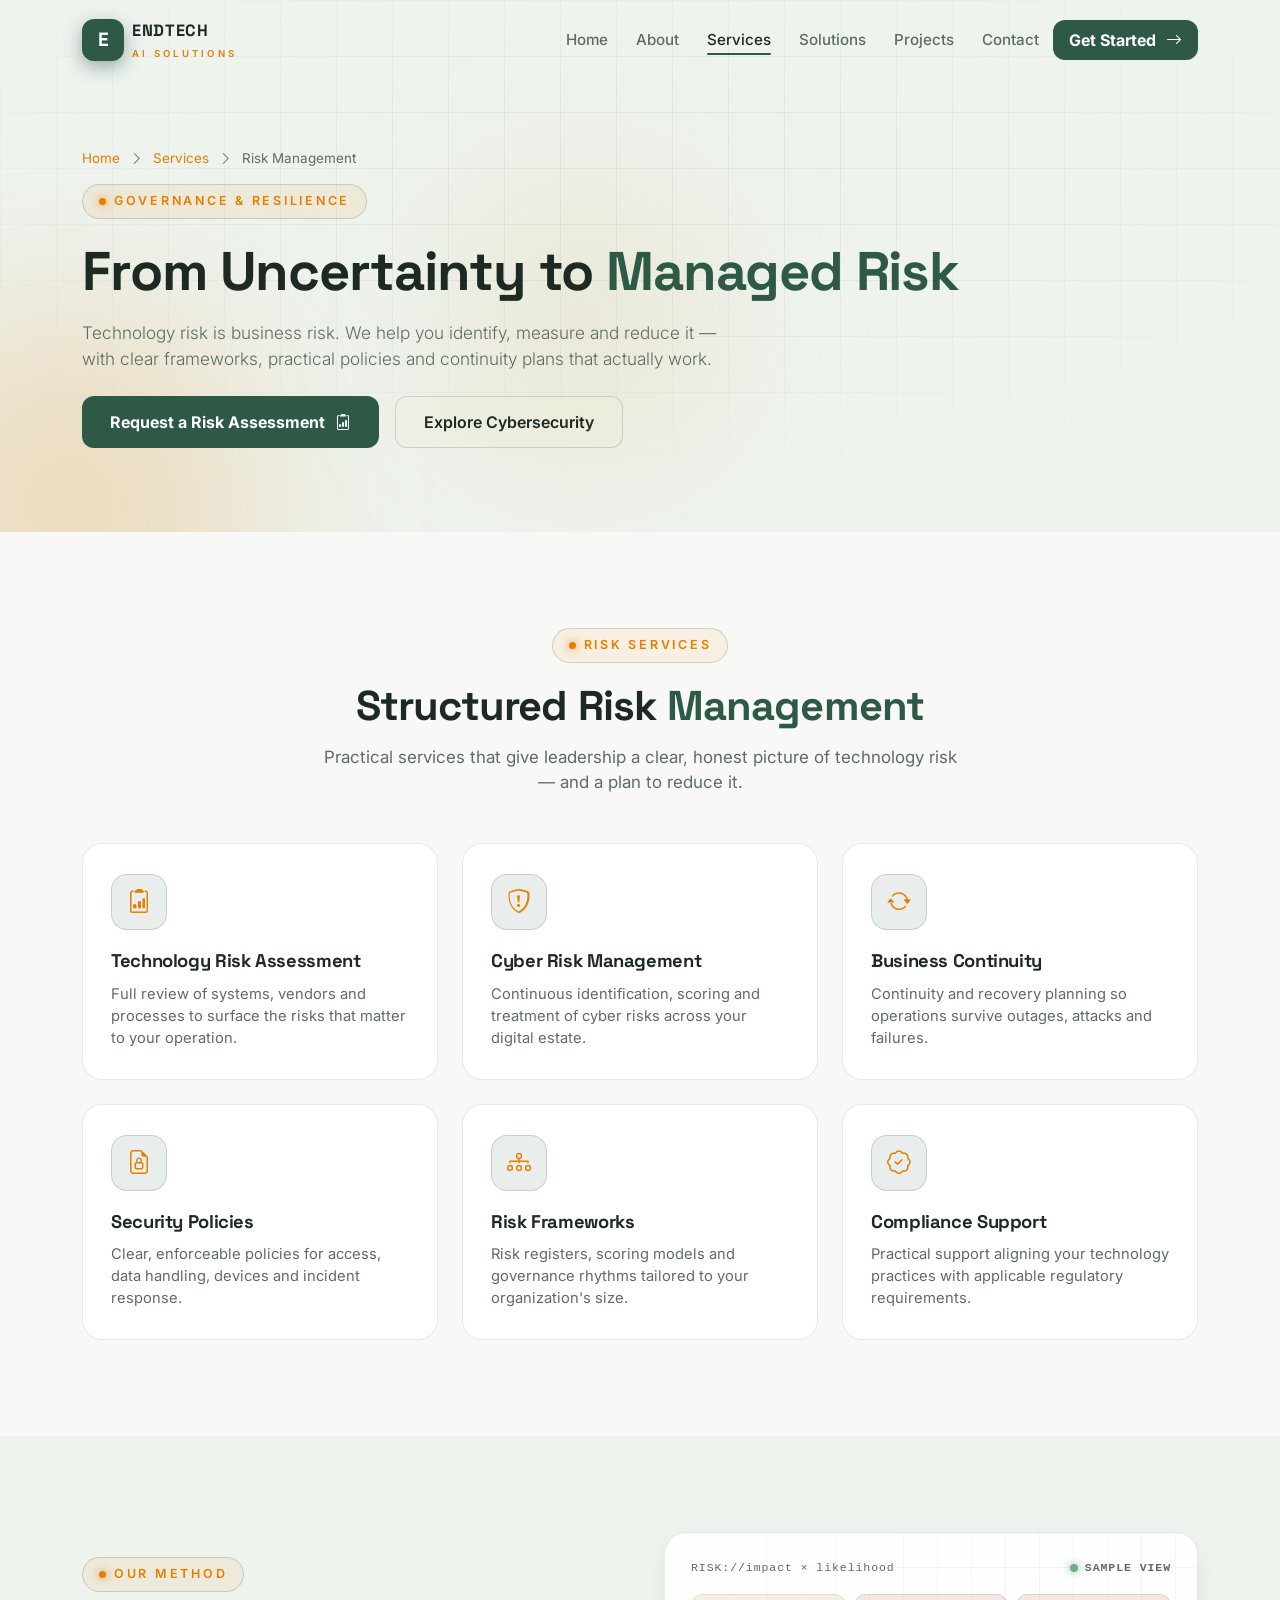
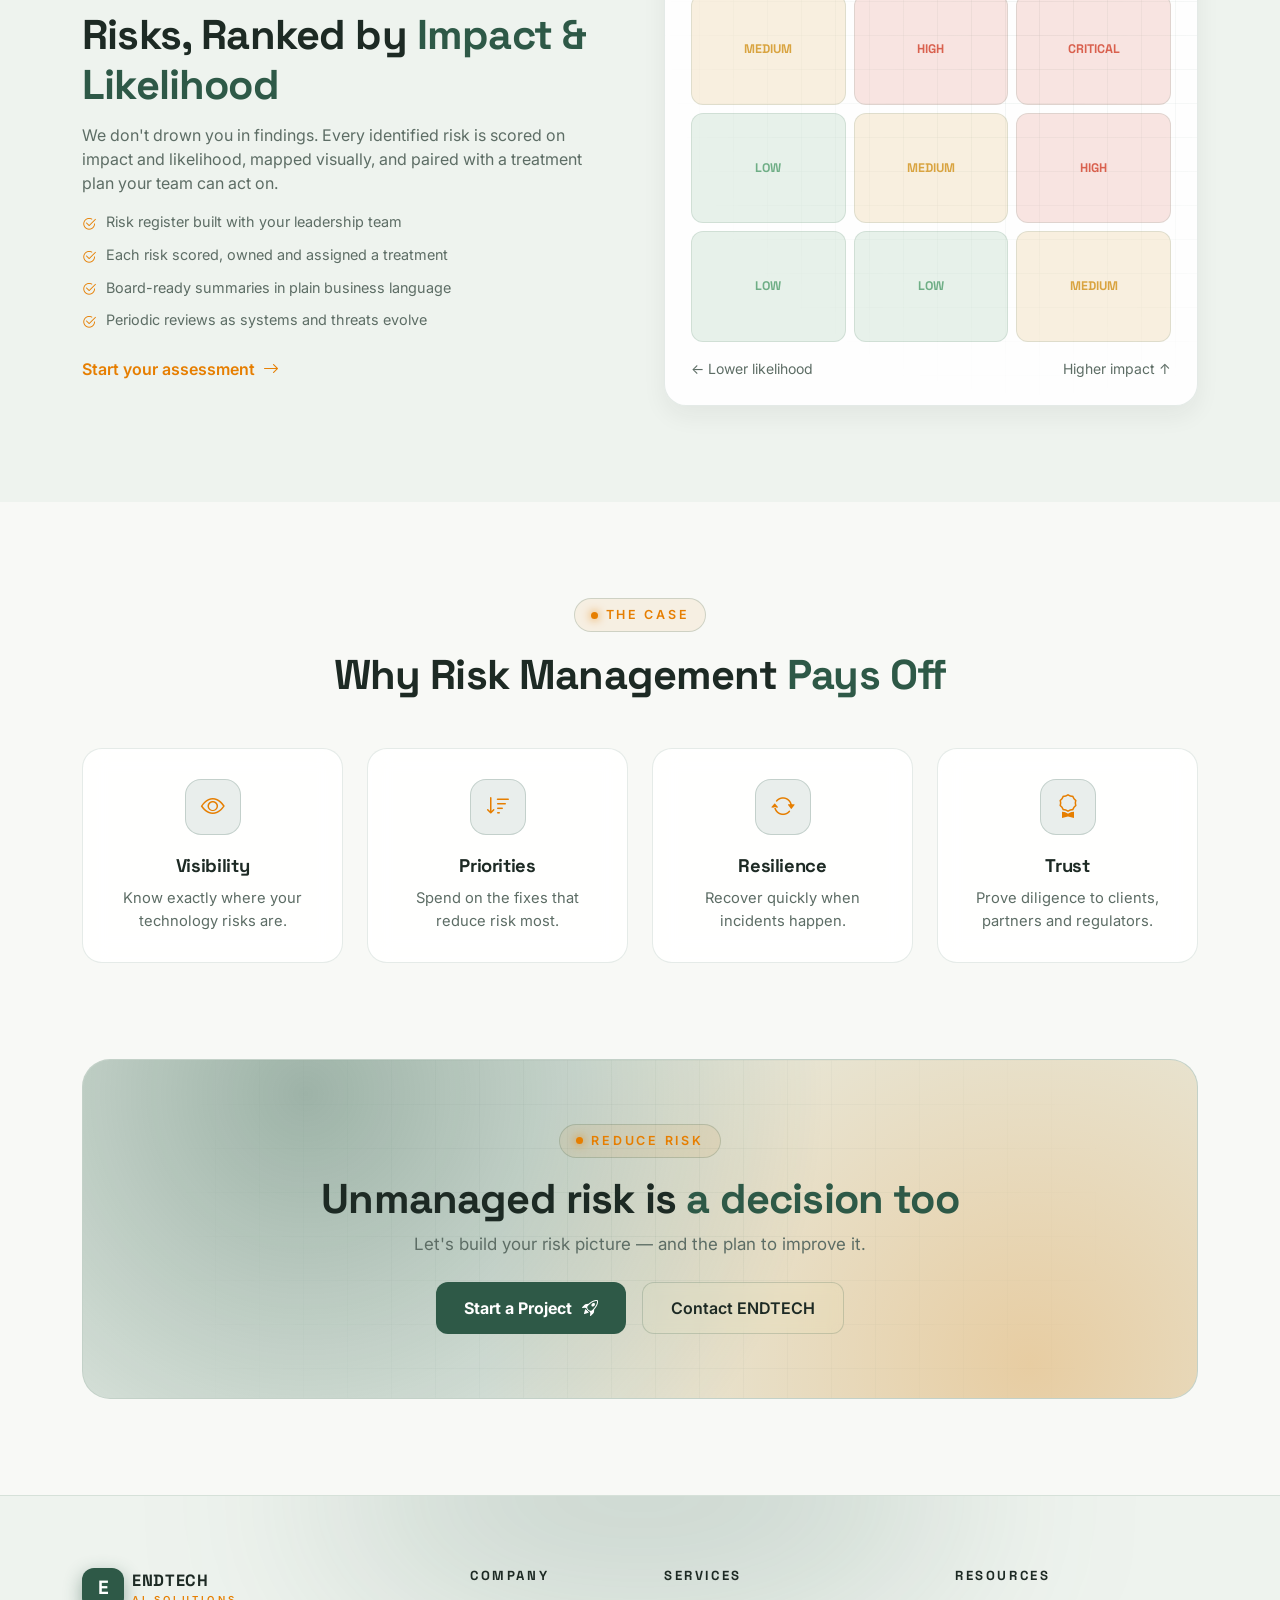
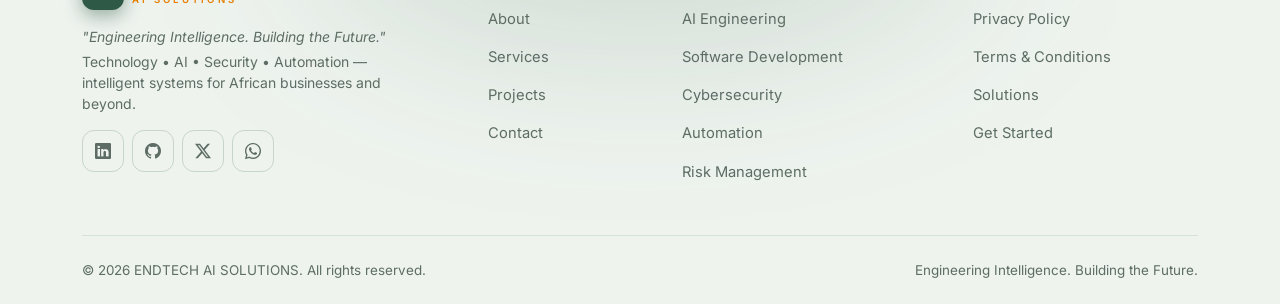
<file: risk-management.html>
<!DOCTYPE html>
<html lang="en">
<head>
  <meta charset="UTF-8">
  <meta name="viewport" content="width=device-width, initial-scale=1.0">

  <!-- SEO -->
  <title>Risk Management — Technology & Cyber Risk Frameworks | ENDTECH AI SOLUTIONS</title>
  <meta name="description" content="Technology risk management by ENDTECH: technology risk assessment, cyber risk management, business continuity, security policies, risk frameworks and compliance support.">
  <meta name="keywords" content="technology risk assessment, cyber risk management, business continuity, security policies, risk frameworks, compliance support, IT governance">
  <meta name="author" content="ENDTECH AI SOLUTIONS">
  <link rel="canonical" href="https://www.endtech-ai.example.com/risk-management.html"> <!-- Placeholder: replace with production domain -->
  <meta name="robots" content="index, follow">
  <meta property="og:type" content="website">
  <meta property="og:site_name" content="ENDTECH AI SOLUTIONS">
  <meta property="og:title" content="Risk Management — ENDTECH AI SOLUTIONS">
  <meta property="og:description" content="Understand, measure and reduce technology risk before it becomes a business problem.">
  <meta property="og:url" content="https://www.endtech-ai.example.com/risk-management.html">
  <meta property="og:image" content="https://www.endtech-ai.example.com/assets/images/og-cover.png"> <!-- Placeholder -->
  <meta name="twitter:card" content="summary_large_image">
  <meta name="twitter:title" content="Risk Management — ENDTECH AI SOLUTIONS">
  <meta name="twitter:description" content="From uncertainty to managed, measured risk.">

  <!-- Assets -->
  <link rel="icon" type="image/svg+xml" href="data:image/svg+xml,%3Csvg xmlns='http://www.w3.org/2000/svg' viewBox='0 0 64 64'%3E%3Cdefs%3E%3ClinearGradient id='g' x1='0' y1='0' x2='1' y2='1'%3E%3Cstop offset='0' stop-color='%232e5947'/%3E%3Cstop offset='1' stop-color='%23e67e00'/%3E%3C/linearGradient%3E%3C/defs%3E%3Crect width='64' height='64' rx='16' fill='url(%23g)'/%3E%3Ctext x='32' y='44' font-family='Arial' font-weight='bold' font-size='34' fill='%23201a10' text-anchor='middle'%3EE%3C/text%3E%3C/svg%3E">
  <link rel="preconnect" href="https://fonts.googleapis.com">
  <link rel="preconnect" href="https://fonts.gstatic.com" crossorigin>
  <link href="https://fonts.googleapis.com/css2?family=Inter:wght@400;500;600&family=Space+Grotesk:wght@500;600;700&display=swap" rel="stylesheet">
  <link href="https://cdn.jsdelivr.net/npm/bootstrap@5.3.3/dist/css/bootstrap.min.css" rel="stylesheet">
  <link href="https://cdn.jsdelivr.net/npm/bootstrap-icons@1.11.3/font/bootstrap-icons.min.css" rel="stylesheet">
  <link rel="stylesheet" href="css/style.css">
  <noscript><style>.reveal{opacity:1!important;transform:none!important}#preloader{display:none!important}</style></noscript>
</head>

<body>
  <a class="skip-link" href="#main-content">Skip to main content</a>
  <div id="preloader" aria-hidden="true"><div class="pre-core"><div class="pre-mark">E</div><div class="pre-name">ENDTECH&nbsp;&nbsp;AI&nbsp;&nbsp;SOLUTIONS</div><div class="pre-bar"></div></div></div>

  <!-- Navbar -->
  <header>
    <nav class="navbar navbar-expand-lg fixed-top navbar-endtech" aria-label="Main navigation">
      <div class="container">
        <a class="navbar-brand d-flex align-items-center gap-2" href="index.html" aria-label="ENDTECH AI SOLUTIONS — home">
          <span class="brand-mark">E</span>
          <span class="brand-text"><b>ENDTECH</b><br><span>AI SOLUTIONS</span></span>
        </a>
        <div class="d-flex align-items-center gap-2 order-lg-3">
          <a href="contact.html" class="btn-grad d-none d-lg-inline-flex py-2 px-3">Get Started <i class="bi bi-arrow-right"></i></a>
          <button class="navbar-toggler" type="button" data-bs-toggle="collapse" data-bs-target="#mainNav" aria-controls="mainNav" aria-expanded="false" aria-label="Toggle navigation"><span class="navbar-toggler-icon"></span></button>
        </div>
        <div class="collapse navbar-collapse order-lg-2" id="mainNav">
          <ul class="navbar-nav ms-auto align-items-lg-center">
            <li class="nav-item"><a class="nav-link" href="index.html">Home</a></li>
            <li class="nav-item"><a class="nav-link" href="about.html">About</a></li>
            <li class="nav-item"><a class="nav-link active" aria-current="page" href="services.html">Services</a></li>
            <li class="nav-item"><a class="nav-link" href="solutions.html">Solutions</a></li>
            <li class="nav-item"><a class="nav-link" href="projects.html">Projects</a></li>
            <li class="nav-item"><a class="nav-link" href="contact.html">Contact</a></li>
            <li class="nav-item d-lg-none mt-2"><a href="contact.html" class="btn-grad w-100 justify-content-center">Get Started</a></li>
          </ul>
        </div>
      </div>
    </nav>
  </header>

  <main id="main-content">
    <!-- Page hero -->
    <section class="page-hero" aria-labelledby="page-title">
      <div class="hero-grid-bg"></div>
      <div class="orb orb-2"></div><div class="orb orb-3"></div>
      <div class="container position-relative">
        <nav class="crumb" aria-label="Breadcrumb"><a href="index.html">Home</a><i class="bi bi-chevron-right"></i><a href="services.html">Services</a><i class="bi bi-chevron-right"></i><span>Risk Management</span></nav>
        <span class="eyebrow mt-3">Governance &amp; Resilience</span>
        <h1 id="page-title">From Uncertainty to <span class="text-gradient">Managed Risk</span></h1>
        <p class="lead">Technology risk is business risk. We help you identify, measure and reduce it — with clear frameworks, practical policies and continuity plans that actually work.</p>
        <div class="d-flex flex-wrap gap-3 mt-4">
          <a href="contact.html" class="btn-grad">Request a Risk Assessment <i class="bi bi-clipboard2-data"></i></a>
          <a href="cybersecurity.html" class="btn-ghost">Explore Cybersecurity</a>
        </div>
      </div>
    </section>

    <!-- Risk services -->
    <section class="section-pad" aria-labelledby="risk-services-title">
      <div class="container">
        <div class="text-center mb-5 reveal">
          <span class="eyebrow">Risk Services</span>
          <h2 class="section-title" id="risk-services-title">Structured Risk <span class="text-gradient">Management</span></h2>
          <p class="section-lead mx-auto">Practical services that give leadership a clear, honest picture of technology risk — and a plan to reduce it.</p>
        </div>
        <div class="row g-4">
          <div class="col-md-6 col-lg-4 reveal"><article class="card-glass"><div class="icon-badge"><i class="bi bi-clipboard2-data"></i></div><h3>Technology Risk Assessment</h3><p>Full review of systems, vendors and processes to surface the risks that matter to your operation.</p></article></div>
          <div class="col-md-6 col-lg-4 reveal" data-delay="60"><article class="card-glass"><div class="icon-badge"><i class="bi bi-shield-exclamation"></i></div><h3>Cyber Risk Management</h3><p>Continuous identification, scoring and treatment of cyber risks across your digital estate.</p></article></div>
          <div class="col-md-6 col-lg-4 reveal" data-delay="120"><article class="card-glass"><div class="icon-badge"><i class="bi bi-arrow-repeat"></i></div><h3>Business Continuity</h3><p>Continuity and recovery planning so operations survive outages, attacks and failures.</p></article></div>
          <div class="col-md-6 col-lg-4 reveal"><article class="card-glass"><div class="icon-badge"><i class="bi bi-file-earmark-lock"></i></div><h3>Security Policies</h3><p>Clear, enforceable policies for access, data handling, devices and incident response.</p></article></div>
          <div class="col-md-6 col-lg-4 reveal" data-delay="60"><article class="card-glass"><div class="icon-badge"><i class="bi bi-diagram-3"></i></div><h3>Risk Frameworks</h3><p>Risk registers, scoring models and governance rhythms tailored to your organization's size.</p></article></div>
          <div class="col-md-6 col-lg-4 reveal" data-delay="120"><article class="card-glass"><div class="icon-badge"><i class="bi bi-patch-check"></i></div><h3>Compliance Support</h3><p>Practical support aligning your technology practices with applicable regulatory requirements.</p></article></div>
        </div>
      </div>
    </section>

    <!-- Risk matrix + method -->
    <section class="section-pad bg-alt" aria-labelledby="method-title">
      <div class="container">
        <div class="row align-items-center g-5">
          <div class="col-lg-6 reveal">
            <span class="eyebrow">Our Method</span>
            <h2 class="section-title" id="method-title">Risks, Ranked by <span class="text-gradient">Impact &amp; Likelihood</span></h2>
            <p class="text-muted-2">We don't drown you in findings. Every identified risk is scored on impact and likelihood, mapped visually, and paired with a treatment plan your team can act on.</p>
            <ul class="mini-list">
              <li><i class="bi bi-check2-circle"></i> Risk register built with your leadership team</li>
              <li><i class="bi bi-check2-circle"></i> Each risk scored, owned and assigned a treatment</li>
              <li><i class="bi bi-check2-circle"></i> Board-ready summaries in plain business language</li>
              <li><i class="bi bi-check2-circle"></i> Periodic reviews as systems and threats evolve</li>
            </ul>
            <a href="contact.html" class="link-arrow mt-4">Start your assessment <i class="bi bi-arrow-right"></i></a>
          </div>
          <div class="col-lg-6 reveal" data-delay="120">
            <!-- CSS risk matrix -->
            <div class="visual-panel">
              <div class="panel-head"><span>RISK://impact × likelihood</span><span class="live-dot">SAMPLE VIEW</span></div>
              <div class="risk-matrix" role="img" aria-label="3 by 3 risk matrix ranking risk from low to critical">
                <div class="risk-cell risk-med">MEDIUM</div>
                <div class="risk-cell risk-high">HIGH</div>
                <div class="risk-cell risk-high">CRITICAL</div>
                <div class="risk-cell risk-low">LOW</div>
                <div class="risk-cell risk-med">MEDIUM</div>
                <div class="risk-cell risk-high">HIGH</div>
                <div class="risk-cell risk-low">LOW</div>
                <div class="risk-cell risk-low">LOW</div>
                <div class="risk-cell risk-med">MEDIUM</div>
              </div>
              <div class="d-flex justify-content-between mt-3">
                <small class="text-muted-2">← Lower likelihood</small>
                <small class="text-muted-2">Higher impact ↑</small>
              </div>
            </div>
          </div>
        </div>
      </div>
    </section>

    <!-- Why it matters -->
    <section class="section-pad" aria-labelledby="why-title">
      <div class="container">
        <div class="text-center mb-5 reveal">
          <span class="eyebrow">The Case</span>
          <h2 class="section-title" id="why-title">Why Risk Management <span class="text-gradient">Pays Off</span></h2>
        </div>
        <div class="row g-4">
          <div class="col-md-3 reveal"><article class="card-glass text-center"><div class="icon-badge mx-auto"><i class="bi bi-eye"></i></div><h3>Visibility</h3><p>Know exactly where your technology risks are.</p></article></div>
          <div class="col-md-3 reveal" data-delay="60"><article class="card-glass text-center"><div class="icon-badge mx-auto"><i class="bi bi-sort-down"></i></div><h3>Priorities</h3><p>Spend on the fixes that reduce risk most.</p></article></div>
          <div class="col-md-3 reveal" data-delay="120"><article class="card-glass text-center"><div class="icon-badge mx-auto"><i class="bi bi-arrow-repeat"></i></div><h3>Resilience</h3><p>Recover quickly when incidents happen.</p></article></div>
          <div class="col-md-3 reveal" data-delay="180"><article class="card-glass text-center"><div class="icon-badge mx-auto"><i class="bi bi-award"></i></div><h3>Trust</h3><p>Prove diligence to clients, partners and regulators.</p></article></div>
        </div>
      </div>
    </section>

    <!-- CTA -->
    <section class="section-pad pt-0" aria-labelledby="cta-title">
      <div class="container">
        <div class="cta-band reveal">
          <span class="eyebrow">Reduce Risk</span>
          <h2 class="mt-3" id="cta-title">Unmanaged risk is <span class="text-gradient">a decision too</span></h2>
          <p class="section-lead mx-auto text-center mb-4">Let's build your risk picture — and the plan to improve it.</p>
          <div class="d-flex flex-wrap gap-3 justify-content-center">
            <a href="contact.html" class="btn-grad">Start a Project <i class="bi bi-rocket-takeoff"></i></a>
            <a href="contact.html" class="btn-ghost">Contact ENDTECH</a>
          </div>
        </div>
      </div>
    </section>
  </main>

  <!-- Footer -->
  <footer class="footer" aria-label="Site footer">
    <div class="container position-relative">
      <div class="row g-5">
        <div class="col-lg-4">
          <a class="d-inline-flex align-items-center gap-2 mb-3" href="index.html" aria-label="ENDTECH AI SOLUTIONS — home"><span class="brand-mark">E</span><span class="brand-text"><b>ENDTECH</b><br><span>AI SOLUTIONS</span></span></a>
          <p class="text-muted-2 small mb-1"><em>"Engineering Intelligence. Building the Future."</em></p>
          <p class="text-muted-2 small">Technology &bull; AI &bull; Security &bull; Automation — intelligent systems for African businesses and beyond.</p>
          <div class="d-flex gap-2 mt-3">
            <a class="social-btn" href="#" aria-label="LinkedIn (placeholder)"><i class="bi bi-linkedin"></i></a>
            <a class="social-btn" href="#" aria-label="GitHub (placeholder)"><i class="bi bi-github"></i></a>
            <a class="social-btn" href="#" aria-label="X / Twitter (placeholder)"><i class="bi bi-twitter-x"></i></a>
            <a class="social-btn" href="#" aria-label="WhatsApp (placeholder)"><i class="bi bi-whatsapp"></i></a>
          </div>
        </div>
        <div class="col-6 col-lg-2">
          <h5>Company</h5>
          <ul class="footer-links">
            <li><a href="about.html"><i class="bi bi-chevron-right"></i>About</a></li>
            <li><a href="services.html"><i class="bi bi-chevron-right"></i>Services</a></li>
            <li><a href="projects.html"><i class="bi bi-chevron-right"></i>Projects</a></li>
            <li><a href="contact.html"><i class="bi bi-chevron-right"></i>Contact</a></li>
          </ul>
        </div>
        <div class="col-6 col-lg-3">
          <h5>Services</h5>
          <ul class="footer-links">
            <li><a href="ai.html"><i class="bi bi-chevron-right"></i>AI Engineering</a></li>
            <li><a href="software-development.html"><i class="bi bi-chevron-right"></i>Software Development</a></li>
            <li><a href="cybersecurity.html"><i class="bi bi-chevron-right"></i>Cybersecurity</a></li>
            <li><a href="ai.html#automation"><i class="bi bi-chevron-right"></i>Automation</a></li>
            <li><a href="risk-management.html"><i class="bi bi-chevron-right"></i>Risk Management</a></li>
          </ul>
        </div>
        <div class="col-6 col-lg-3">
          <h5>Resources</h5>
          <ul class="footer-links">
            <li><a href="privacy.html"><i class="bi bi-chevron-right"></i>Privacy Policy</a></li>
            <li><a href="terms.html"><i class="bi bi-chevron-right"></i>Terms &amp; Conditions</a></li>
            <li><a href="solutions.html"><i class="bi bi-chevron-right"></i>Solutions</a></li>
            <li><a href="contact.html"><i class="bi bi-chevron-right"></i>Get Started</a></li>
          </ul>
        </div>
      </div>
      <div class="footer-bottom d-flex flex-column flex-md-row justify-content-between gap-2">
        <span>&copy; 2026 ENDTECH AI SOLUTIONS. All rights reserved.</span>
        <span>Engineering Intelligence. Building the Future.</span>
      </div>
    </div>
  </footer>

  <button id="backToTop" class="back-to-top" type="button" aria-label="Back to top"><i class="bi bi-arrow-up"></i></button>

  <script src="https://cdn.jsdelivr.net/npm/bootstrap@5.3.3/dist/js/bootstrap.bundle.min.js"></script>
  <script src="js/main.js"></script>
</body>
</html>
</file>
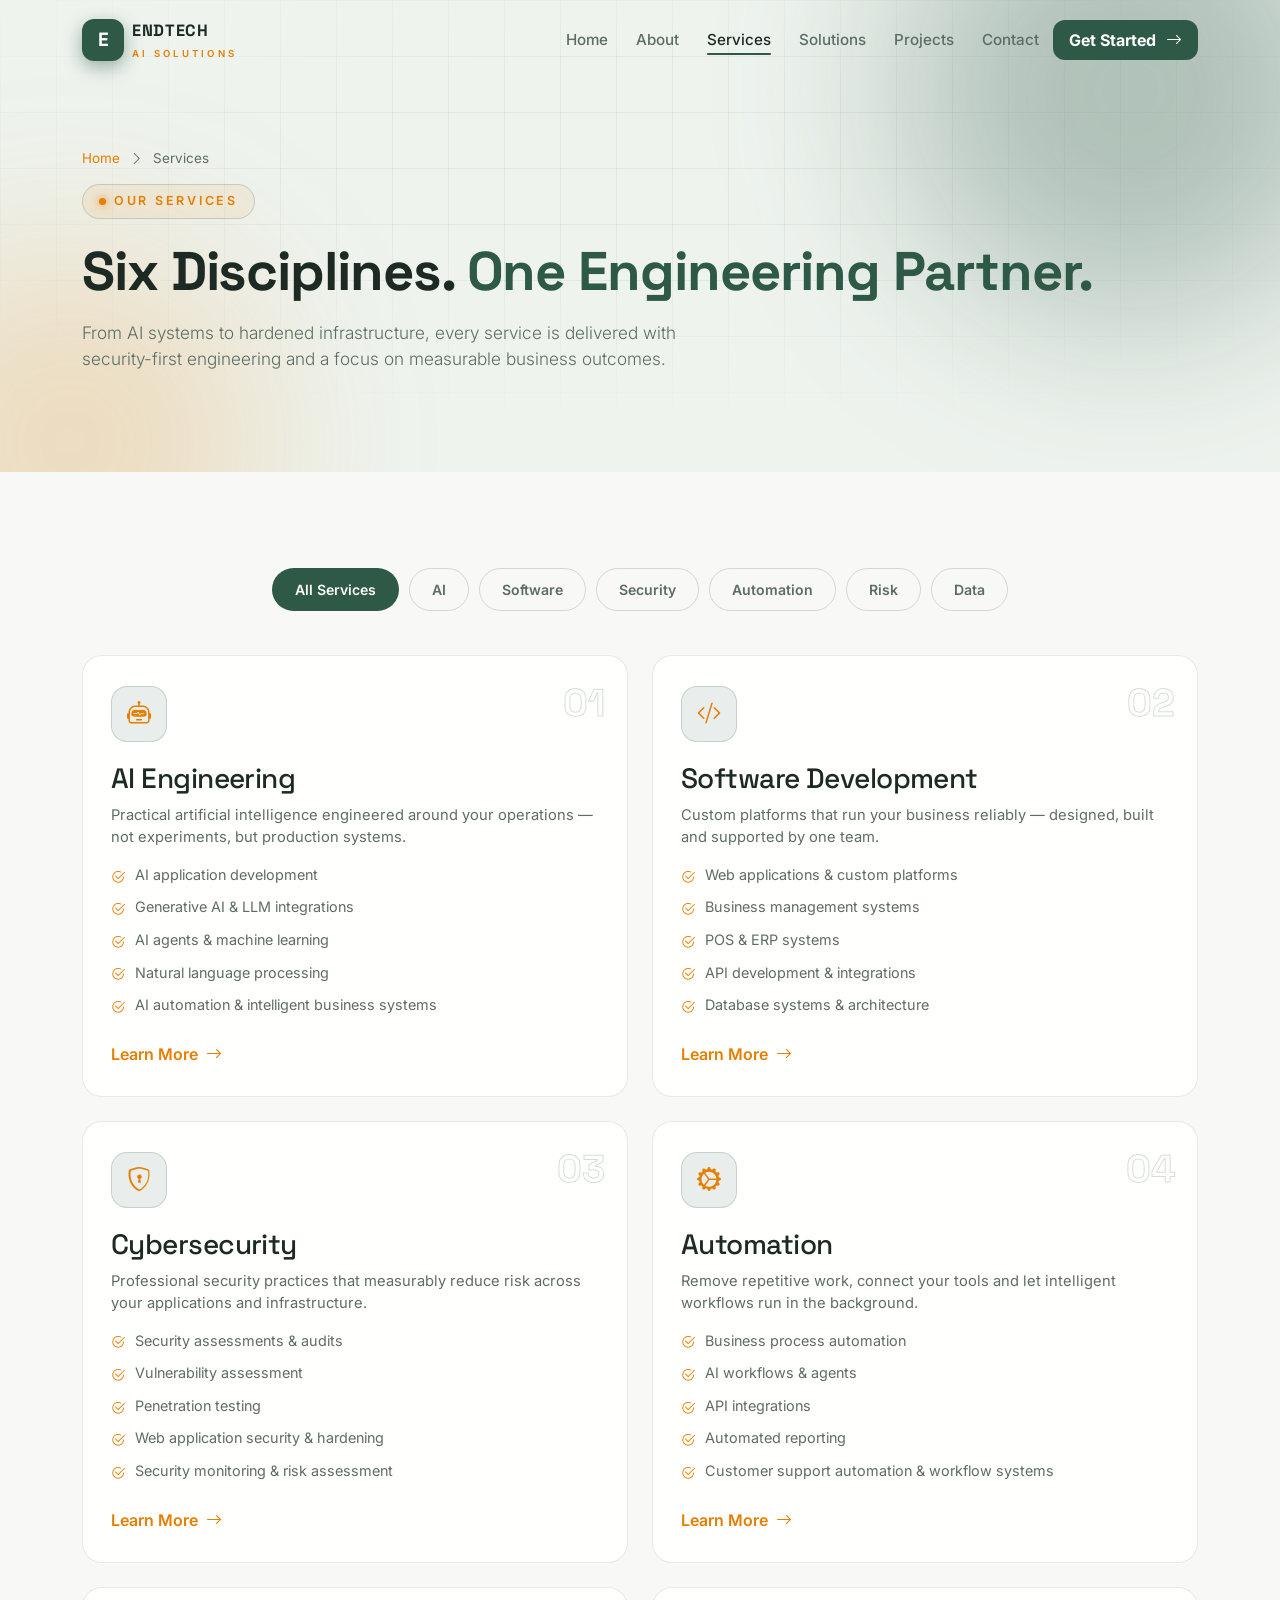
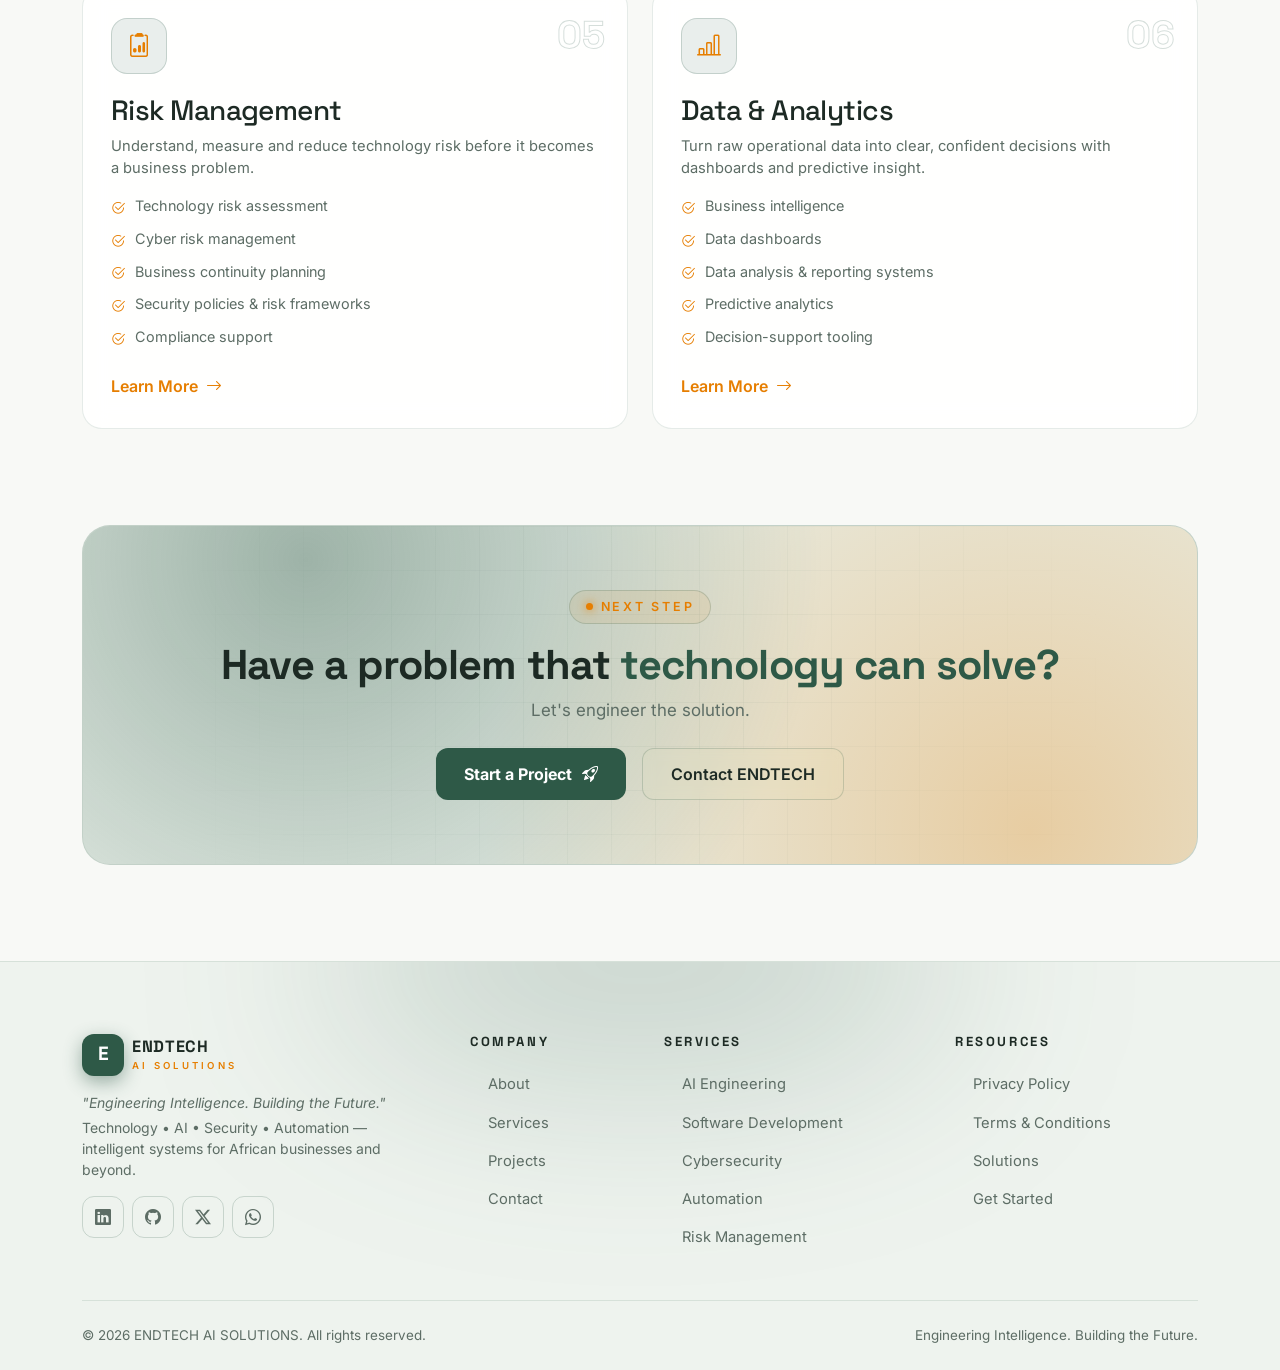
<file: services.html>
<!DOCTYPE html>
<html lang="en">
<head>
  <meta charset="UTF-8">
  <meta name="viewport" content="width=device-width, initial-scale=1.0">

  <!-- SEO -->
  <title>Services — AI Engineering, Software Development, Cybersecurity & Automation | ENDTECH AI SOLUTIONS</title>
  <meta name="description" content="Explore ENDTECH services: AI engineering, software development, cybersecurity, automation, risk management and data analytics for modern businesses.">
  <meta name="keywords" content="AI engineering services, software development, cybersecurity services, business automation, risk management, data analytics, POS systems, ERP">
  <meta name="author" content="ENDTECH AI SOLUTIONS">
  <link rel="canonical" href="https://endtechaisolutions.vercel.app/services.html"> <!-- Placeholder: replace with production domain -->
  <meta name="robots" content="index, follow">
  <meta property="og:type" content="website">
  <meta property="og:site_name" content="ENDTECH AI SOLUTIONS">
  <meta property="og:title" content="Services — ENDTECH AI SOLUTIONS">
  <meta property="og:description" content="AI engineering, software development, cybersecurity, automation, risk management and data analytics.">
  <meta property="og:url" content="https://endtechaisolutions.vercel.app/services.html">
  <meta property="og:image" content="https://endtechaisolutions.vercel.app/assets/images/og-cover.png"> <!-- Placeholder -->
  <meta name="twitter:card" content="summary_large_image">
  <meta name="twitter:title" content="Services — ENDTECH AI SOLUTIONS">
  <meta name="twitter:description" content="Six engineering disciplines. One accountable technology partner.">

  <!-- Assets -->
  <link rel="icon" type="image/svg+xml" href="data:image/svg+xml,%3Csvg xmlns='http://www.w3.org/2000/svg' viewBox='0 0 64 64'%3E%3Cdefs%3E%3ClinearGradient id='g' x1='0' y1='0' x2='1' y2='1'%3E%3Cstop offset='0' stop-color='%232e5947'/%3E%3Cstop offset='1' stop-color='%23e67e00'/%3E%3C/linearGradient%3E%3C/defs%3E%3Crect width='64' height='64' rx='16' fill='url(%23g)'/%3E%3Ctext x='32' y='44' font-family='Arial' font-weight='bold' font-size='34' fill='%23201a10' text-anchor='middle'%3EE%3C/text%3E%3C/svg%3E">
  <link rel="preconnect" href="https://fonts.googleapis.com">
  <link rel="preconnect" href="https://fonts.gstatic.com" crossorigin>
  <link href="https://fonts.googleapis.com/css2?family=Inter:wght@400;500;600&family=Space+Grotesk:wght@500;600;700&display=swap" rel="stylesheet">
  <link href="https://cdn.jsdelivr.net/npm/bootstrap@5.3.3/dist/css/bootstrap.min.css" rel="stylesheet">
  <link href="https://cdn.jsdelivr.net/npm/bootstrap-icons@1.11.3/font/bootstrap-icons.min.css" rel="stylesheet">
  <link rel="stylesheet" href="css/style.css">
  <noscript><style>.reveal{opacity:1!important;transform:none!important}#preloader{display:none!important}</style></noscript>
</head>

<body>
  <a class="skip-link" href="#main-content">Skip to main content</a>
  <div id="preloader" aria-hidden="true"><div class="pre-core"><div class="pre-mark">E</div><div class="pre-name">ENDTECH&nbsp;&nbsp;AI&nbsp;&nbsp;SOLUTIONS</div><div class="pre-bar"></div></div></div>

  <!-- Navbar -->
  <header>
    <nav class="navbar navbar-expand-lg fixed-top navbar-endtech" aria-label="Main navigation">
      <div class="container">
        <a class="navbar-brand d-flex align-items-center gap-2" href="index.html" aria-label="ENDTECH AI SOLUTIONS — home">
          <span class="brand-mark">E</span>
          <span class="brand-text"><b>ENDTECH</b><br><span>AI SOLUTIONS</span></span>
        </a>
        <div class="d-flex align-items-center gap-2 order-lg-3">
          <a href="contact.html" class="btn-grad d-none d-lg-inline-flex py-2 px-3">Get Started <i class="bi bi-arrow-right"></i></a>
          <button class="navbar-toggler" type="button" data-bs-toggle="collapse" data-bs-target="#mainNav" aria-controls="mainNav" aria-expanded="false" aria-label="Toggle navigation"><span class="navbar-toggler-icon"></span></button>
        </div>
        <div class="collapse navbar-collapse order-lg-2" id="mainNav">
          <ul class="navbar-nav ms-auto align-items-lg-center">
            <li class="nav-item"><a class="nav-link" href="index.html">Home</a></li>
            <li class="nav-item"><a class="nav-link" href="about.html">About</a></li>
            <li class="nav-item"><a class="nav-link active" aria-current="page" href="services.html">Services</a></li>
            <li class="nav-item"><a class="nav-link" href="solutions.html">Solutions</a></li>
            <li class="nav-item"><a class="nav-link" href="projects.html">Projects</a></li>
            <li class="nav-item"><a class="nav-link" href="contact.html">Contact</a></li>
            <li class="nav-item d-lg-none mt-2"><a href="contact.html" class="btn-grad w-100 justify-content-center">Get Started</a></li>
          </ul>
        </div>
      </div>
    </nav>
  </header>

  <main id="main-content">
    <!-- Page hero -->
    <section class="page-hero" aria-labelledby="page-title">
      <div class="hero-grid-bg"></div>
      <div class="orb orb-1"></div><div class="orb orb-2"></div>
      <div class="container position-relative">
        <nav class="crumb" aria-label="Breadcrumb"><a href="index.html">Home</a><i class="bi bi-chevron-right"></i><span>Services</span></nav>
        <span class="eyebrow mt-3">Our Services</span>
        <h1 id="page-title">Six Disciplines. <span class="text-gradient">One Engineering Partner.</span></h1>
        <p class="lead">From AI systems to hardened infrastructure, every service is delivered with security-first engineering and a focus on measurable business outcomes.</p>
      </div>
    </section>

    <!-- Filterable services -->
    <section class="section-pad" aria-labelledby="services-grid-title">
      <div class="container">
        <h2 id="services-grid-title" class="visually-hidden">All services</h2>

        <!-- Category filter -->
        <div class="filter-bar reveal" role="group" aria-label="Filter services by category">
          <button class="filter-btn active" data-filter="all" aria-pressed="true">All Services</button>
          <button class="filter-btn" data-filter="ai" aria-pressed="false">AI</button>
          <button class="filter-btn" data-filter="software" aria-pressed="false">Software</button>
          <button class="filter-btn" data-filter="security" aria-pressed="false">Security</button>
          <button class="filter-btn" data-filter="automation" aria-pressed="false">Automation</button>
          <button class="filter-btn" data-filter="risk" aria-pressed="false">Risk</button>
          <button class="filter-btn" data-filter="data" aria-pressed="false">Data</button>
        </div>

        <div class="row g-4" id="servicesGrid">
          <!-- 1. AI Engineering -->
          <div class="col-md-6 filter-item reveal" data-category="ai automation data" id="ai-engineering">
            <article class="card-glass">
              <span class="service-num">01</span>
              <div class="icon-badge"><i class="bi bi-robot"></i></div>
              <h2 class="h3">AI Engineering</h2>
              <p>Practical artificial intelligence engineered around your operations — not experiments, but production systems.</p>
              <ul class="mini-list">
                <li><i class="bi bi-check2-circle"></i> AI application development</li>
                <li><i class="bi bi-check2-circle"></i> Generative AI &amp; LLM integrations</li>
                <li><i class="bi bi-check2-circle"></i> AI agents &amp; machine learning</li>
                <li><i class="bi bi-check2-circle"></i> Natural language processing</li>
                <li><i class="bi bi-check2-circle"></i> AI automation &amp; intelligent business systems</li>
              </ul>
              <a href="ai.html" class="link-arrow mt-4">Learn More <i class="bi bi-arrow-right"></i></a>
            </article>
          </div>
          <!-- 2. Software Development -->
          <div class="col-md-6 filter-item reveal" data-category="software" data-delay="60" id="software-development">
            <article class="card-glass">
              <span class="service-num">02</span>
              <div class="icon-badge"><i class="bi bi-code-slash"></i></div>
              <h2 class="h3">Software Development</h2>
              <p>Custom platforms that run your business reliably — designed, built and supported by one team.</p>
              <ul class="mini-list">
                <li><i class="bi bi-check2-circle"></i> Web applications &amp; custom platforms</li>
                <li><i class="bi bi-check2-circle"></i> Business management systems</li>
                <li><i class="bi bi-check2-circle"></i> POS &amp; ERP systems</li>
                <li><i class="bi bi-check2-circle"></i> API development &amp; integrations</li>
                <li><i class="bi bi-check2-circle"></i> Database systems &amp; architecture</li>
              </ul>
              <a href="software-development.html" class="link-arrow mt-4">Learn More <i class="bi bi-arrow-right"></i></a>
            </article>
          </div>
          <!-- 3. Cybersecurity -->
          <div class="col-md-6 filter-item reveal" data-category="security risk" id="cybersecurity">
            <article class="card-glass">
              <span class="service-num">03</span>
              <div class="icon-badge"><i class="bi bi-shield-lock"></i></div>
              <h2 class="h3">Cybersecurity</h2>
              <p>Professional security practices that measurably reduce risk across your applications and infrastructure.</p>
              <ul class="mini-list">
                <li><i class="bi bi-check2-circle"></i> Security assessments &amp; audits</li>
                <li><i class="bi bi-check2-circle"></i> Vulnerability assessment</li>
                <li><i class="bi bi-check2-circle"></i> Penetration testing</li>
                <li><i class="bi bi-check2-circle"></i> Web application security &amp; hardening</li>
                <li><i class="bi bi-check2-circle"></i> Security monitoring &amp; risk assessment</li>
              </ul>
              <a href="cybersecurity.html" class="link-arrow mt-4">Learn More <i class="bi bi-arrow-right"></i></a>
            </article>
          </div>
          <!-- 4. Automation -->
          <div class="col-md-6 filter-item reveal" data-category="automation ai" data-delay="60" id="automation">
            <article class="card-glass">
              <span class="service-num">04</span>
              <div class="icon-badge"><i class="bi bi-gear-wide-connected"></i></div>
              <h2 class="h3">Automation</h2>
              <p>Remove repetitive work, connect your tools and let intelligent workflows run in the background.</p>
              <ul class="mini-list">
                <li><i class="bi bi-check2-circle"></i> Business process automation</li>
                <li><i class="bi bi-check2-circle"></i> AI workflows &amp; agents</li>
                <li><i class="bi bi-check2-circle"></i> API integrations</li>
                <li><i class="bi bi-check2-circle"></i> Automated reporting</li>
                <li><i class="bi bi-check2-circle"></i> Customer support automation &amp; workflow systems</li>
              </ul>
              <a href="ai.html#automation" class="link-arrow mt-4">Learn More <i class="bi bi-arrow-right"></i></a>
            </article>
          </div>
          <!-- 5. Risk Management -->
          <div class="col-md-6 filter-item reveal" data-category="risk security" id="risk-management">
            <article class="card-glass">
              <span class="service-num">05</span>
              <div class="icon-badge"><i class="bi bi-clipboard2-data"></i></div>
              <h2 class="h3">Risk Management</h2>
              <p>Understand, measure and reduce technology risk before it becomes a business problem.</p>
              <ul class="mini-list">
                <li><i class="bi bi-check2-circle"></i> Technology risk assessment</li>
                <li><i class="bi bi-check2-circle"></i> Cyber risk management</li>
                <li><i class="bi bi-check2-circle"></i> Business continuity planning</li>
                <li><i class="bi bi-check2-circle"></i> Security policies &amp; risk frameworks</li>
                <li><i class="bi bi-check2-circle"></i> Compliance support</li>
              </ul>
              <a href="risk-management.html" class="link-arrow mt-4">Learn More <i class="bi bi-arrow-right"></i></a>
            </article>
          </div>
          <!-- 6. Data & Analytics -->
          <div class="col-md-6 filter-item reveal" data-category="data ai" data-delay="60" id="data-analytics">
            <article class="card-glass">
              <span class="service-num">06</span>
              <div class="icon-badge"><i class="bi bi-bar-chart-line"></i></div>
              <h2 class="h3">Data &amp; Analytics</h2>
              <p>Turn raw operational data into clear, confident decisions with dashboards and predictive insight.</p>
              <ul class="mini-list">
                <li><i class="bi bi-check2-circle"></i> Business intelligence</li>
                <li><i class="bi bi-check2-circle"></i> Data dashboards</li>
                <li><i class="bi bi-check2-circle"></i> Data analysis &amp; reporting systems</li>
                <li><i class="bi bi-check2-circle"></i> Predictive analytics</li>
                <li><i class="bi bi-check2-circle"></i> Decision-support tooling</li>
              </ul>
              <a href="contact.html" class="link-arrow mt-4">Learn More <i class="bi bi-arrow-right"></i></a>
            </article>
          </div>
        </div>
      </div>
    </section>

    <!-- CTA -->
    <section class="section-pad pt-0" aria-labelledby="cta-title">
      <div class="container">
        <div class="cta-band reveal">
          <span class="eyebrow">Next Step</span>
          <h2 class="mt-3" id="cta-title">Have a problem that <span class="text-gradient">technology can solve?</span></h2>
          <p class="section-lead mx-auto text-center mb-4">Let's engineer the solution.</p>
          <div class="d-flex flex-wrap gap-3 justify-content-center">
            <a href="contact.html" class="btn-grad">Start a Project <i class="bi bi-rocket-takeoff"></i></a>
            <a href="contact.html" class="btn-ghost">Contact ENDTECH</a>
          </div>
        </div>
      </div>
    </section>
  </main>

  <!-- Footer -->
  <footer class="footer" aria-label="Site footer">
    <div class="container position-relative">
      <div class="row g-5">
        <div class="col-lg-4">
          <a class="d-inline-flex align-items-center gap-2 mb-3" href="index.html" aria-label="ENDTECH AI SOLUTIONS — home"><span class="brand-mark">E</span><span class="brand-text"><b>ENDTECH</b><br><span>AI SOLUTIONS</span></span></a>
          <p class="text-muted-2 small mb-1"><em>"Engineering Intelligence. Building the Future."</em></p>
          <p class="text-muted-2 small">Technology &bull; AI &bull; Security &bull; Automation — intelligent systems for African businesses and beyond.</p>
          <div class="d-flex gap-2 mt-3">
            <a class="social-btn" href="#" aria-label="LinkedIn (placeholder)"><i class="bi bi-linkedin"></i></a>
            <a class="social-btn" href="#" aria-label="GitHub (placeholder)"><i class="bi bi-github"></i></a>
            <a class="social-btn" href="#" aria-label="X / Twitter (placeholder)"><i class="bi bi-twitter-x"></i></a>
            <a class="social-btn" href="#" aria-label="WhatsApp (placeholder)"><i class="bi bi-whatsapp"></i></a>
          </div>
        </div>
        <div class="col-6 col-lg-2">
          <h5>Company</h5>
          <ul class="footer-links">
            <li><a href="about.html"><i class="bi bi-chevron-right"></i>About</a></li>
            <li><a href="services.html"><i class="bi bi-chevron-right"></i>Services</a></li>
            <li><a href="projects.html"><i class="bi bi-chevron-right"></i>Projects</a></li>
            <li><a href="contact.html"><i class="bi bi-chevron-right"></i>Contact</a></li>
          </ul>
        </div>
        <div class="col-6 col-lg-3">
          <h5>Services</h5>
          <ul class="footer-links">
            <li><a href="ai.html"><i class="bi bi-chevron-right"></i>AI Engineering</a></li>
            <li><a href="software-development.html"><i class="bi bi-chevron-right"></i>Software Development</a></li>
            <li><a href="cybersecurity.html"><i class="bi bi-chevron-right"></i>Cybersecurity</a></li>
            <li><a href="ai.html#automation"><i class="bi bi-chevron-right"></i>Automation</a></li>
            <li><a href="risk-management.html"><i class="bi bi-chevron-right"></i>Risk Management</a></li>
          </ul>
        </div>
        <div class="col-6 col-lg-3">
          <h5>Resources</h5>
          <ul class="footer-links">
            <li><a href="privacy.html"><i class="bi bi-chevron-right"></i>Privacy Policy</a></li>
            <li><a href="terms.html"><i class="bi bi-chevron-right"></i>Terms &amp; Conditions</a></li>
            <li><a href="solutions.html"><i class="bi bi-chevron-right"></i>Solutions</a></li>
            <li><a href="contact.html"><i class="bi bi-chevron-right"></i>Get Started</a></li>
          </ul>
        </div>
      </div>
      <div class="footer-bottom d-flex flex-column flex-md-row justify-content-between gap-2">
        <span>&copy; 2026 ENDTECH AI SOLUTIONS. All rights reserved.</span>
        <span>Engineering Intelligence. Building the Future.</span>
      </div>
    </div>
  </footer>

  <button id="backToTop" class="back-to-top" type="button" aria-label="Back to top"><i class="bi bi-arrow-up"></i></button>

  <script src="https://cdn.jsdelivr.net/npm/bootstrap@5.3.3/dist/js/bootstrap.bundle.min.js"></script>
  <script src="js/main.js"></script>
</body>
</html>
</file>
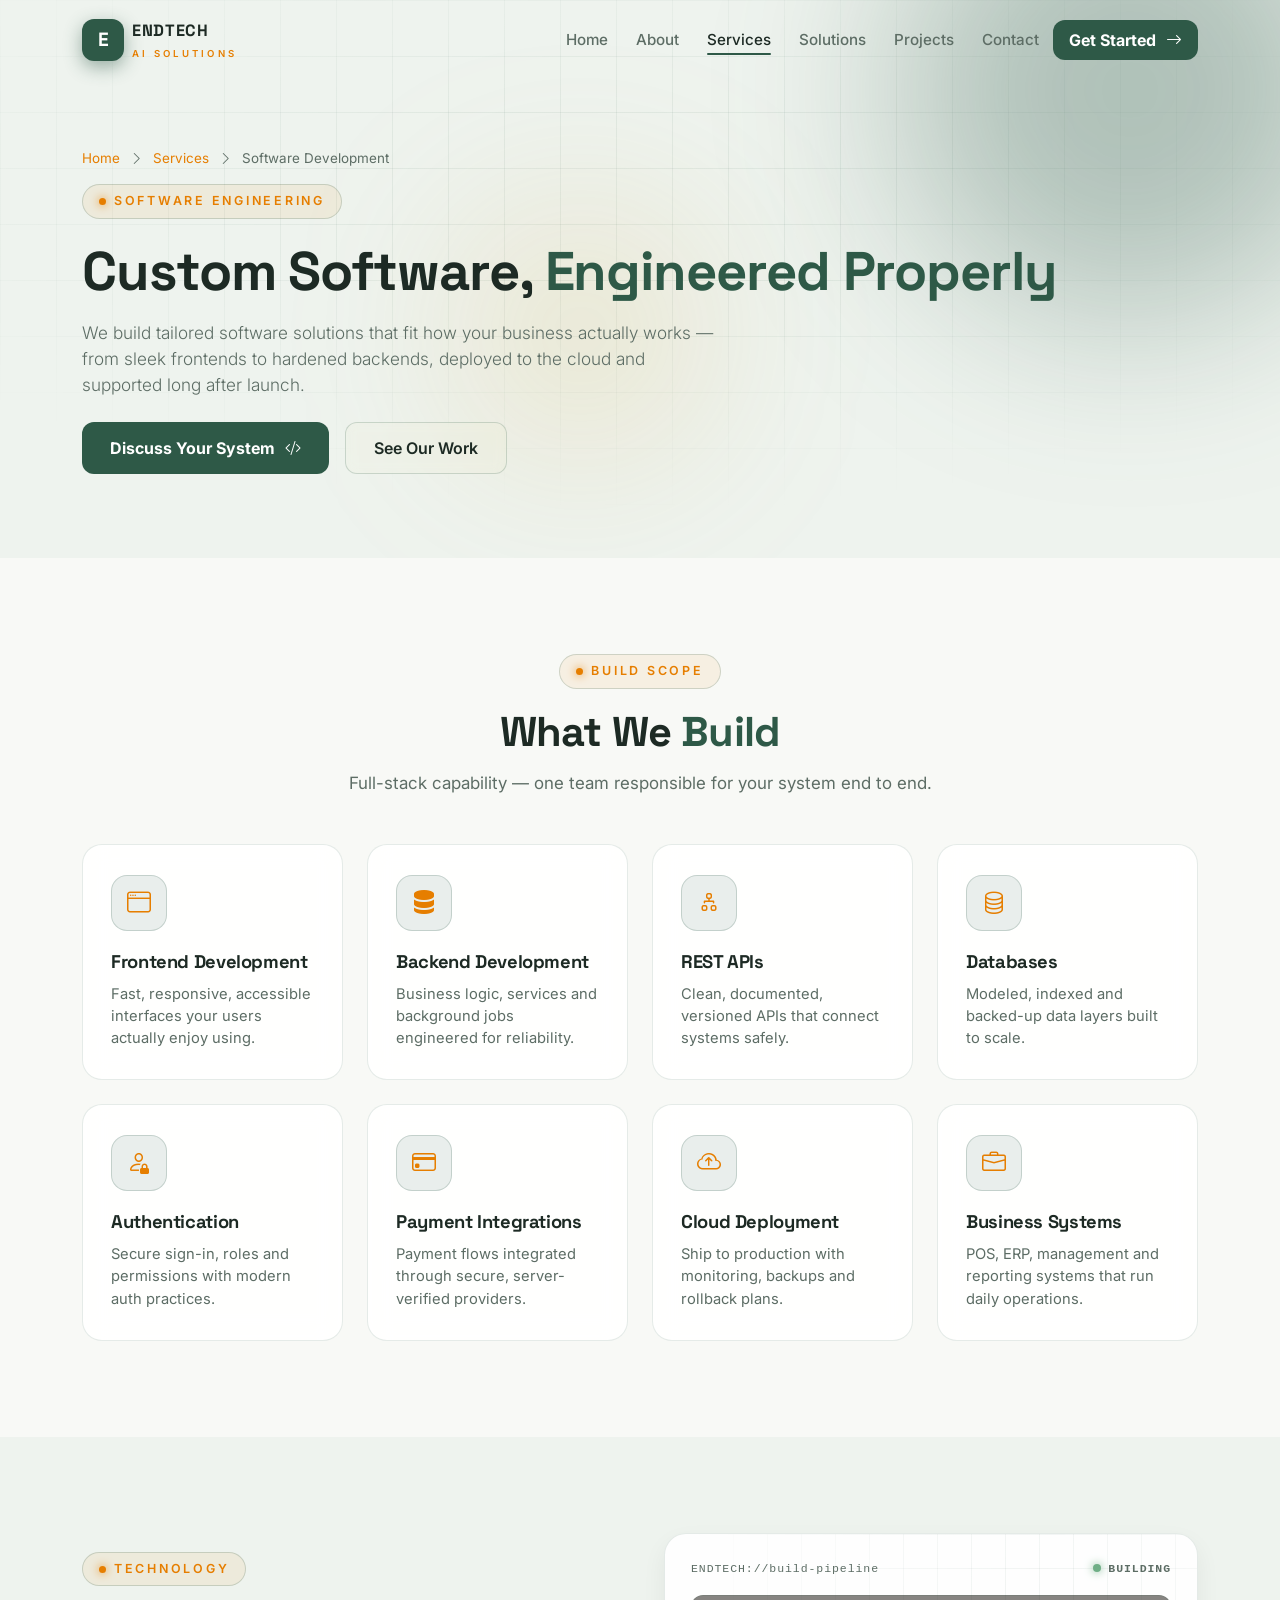
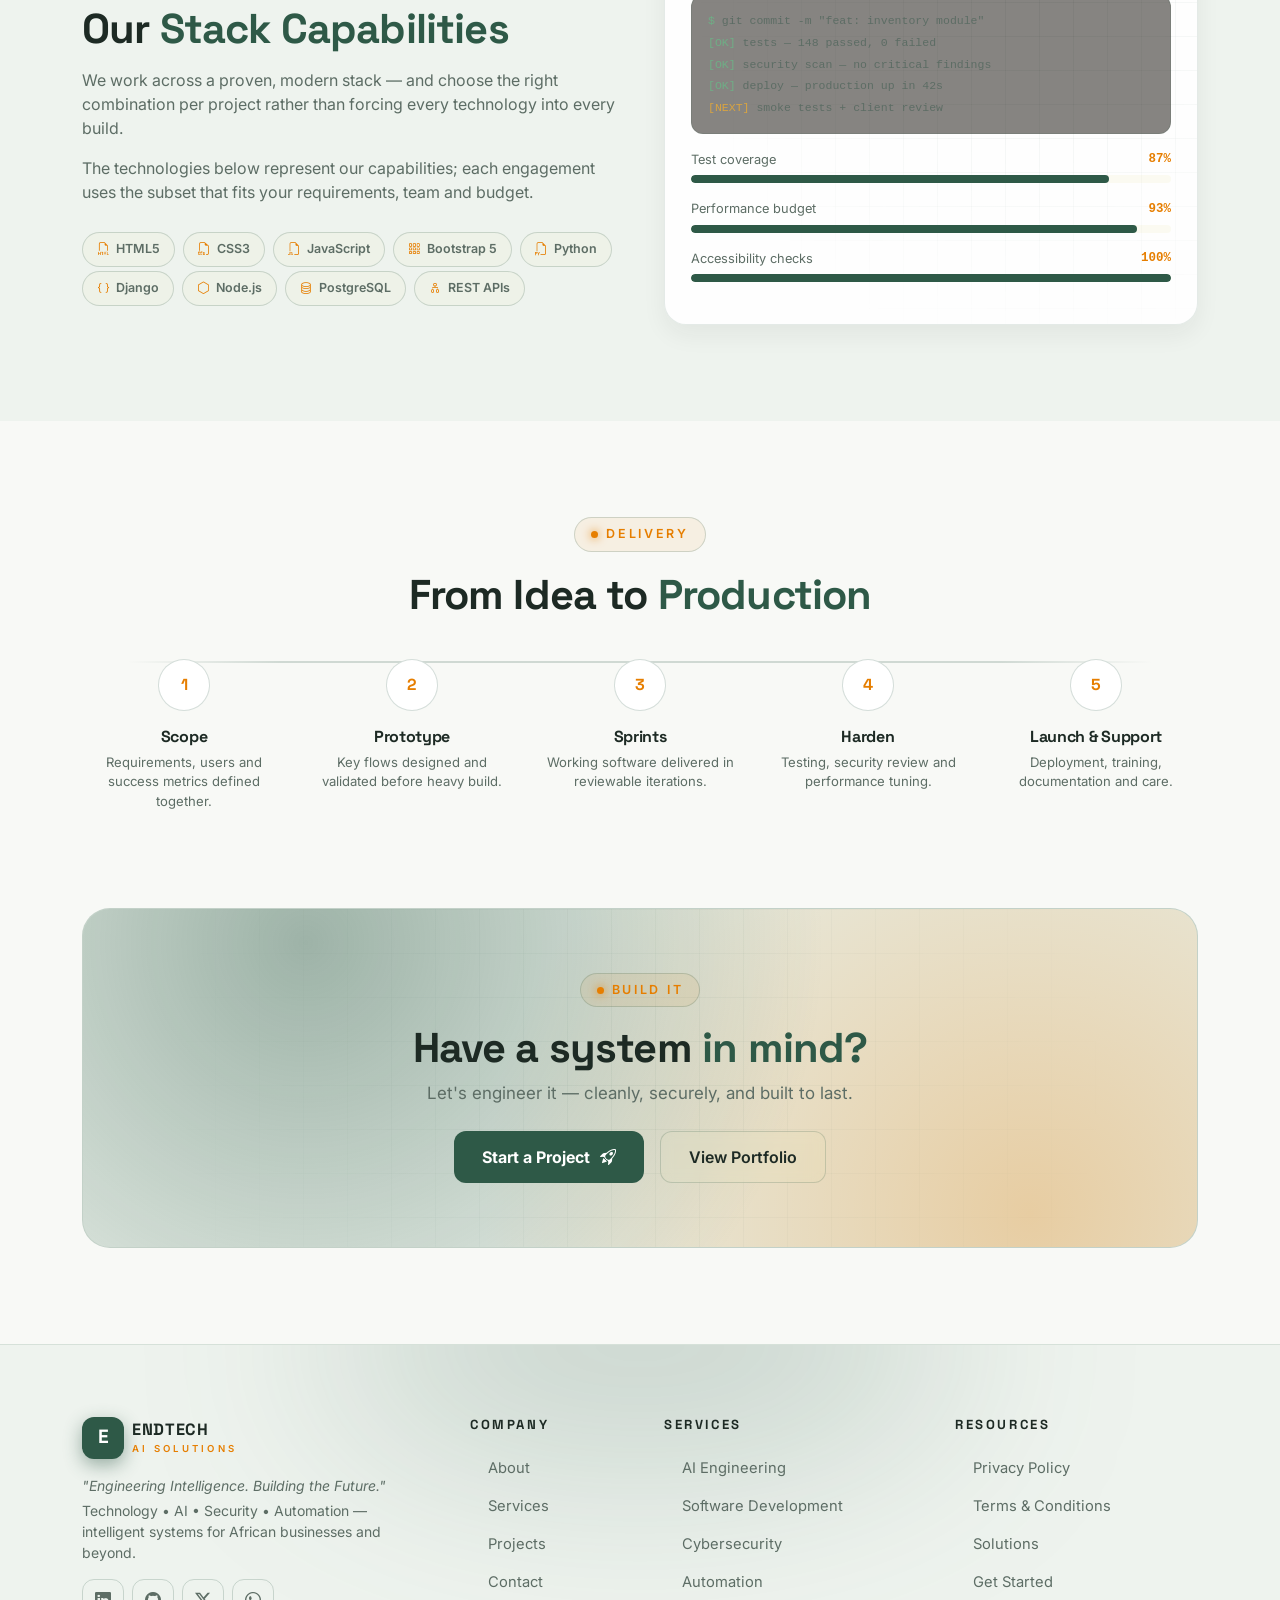
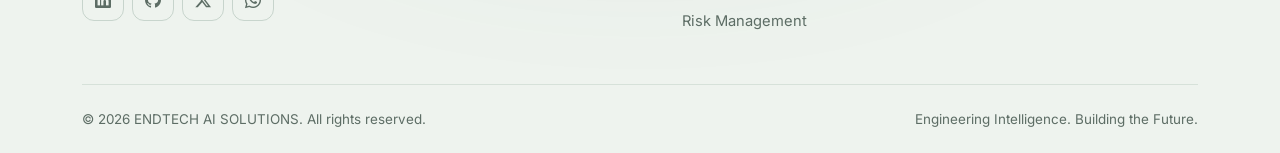
<file: software-development.html>
<!DOCTYPE html>
<html lang="en">
<head>
  <meta charset="UTF-8">
  <meta name="viewport" content="width=device-width, initial-scale=1.0">

  <!-- SEO -->
  <title>Software Development — Custom Platforms, APIs & Business Systems | ENDTECH AI SOLUTIONS</title>
  <meta name="description" content="ENDTECH builds custom software: web applications, business systems, REST APIs, databases, authentication, payment integrations and cloud deployment.">
  <meta name="keywords" content="custom software development, web applications, REST API development, database systems, payment integration, cloud deployment, Python, Django, Node.js, PostgreSQL">
  <meta name="author" content="ENDTECH AI SOLUTIONS">
  <link rel="canonical" href="https://endtechaisolutions.vercel.app/software-development.html"> <!-- Placeholder: replace with production domain -->
  <meta name="robots" content="index, follow">
  <meta property="og:type" content="website">
  <meta property="og:site_name" content="ENDTECH AI SOLUTIONS">
  <meta property="og:title" content="Software Development — ENDTECH AI SOLUTIONS">
  <meta property="og:description" content="Custom platforms that run your business — engineered, deployed and supported by one team.">
  <meta property="og:url" content="https://endtechaisolutions.vercel.app/software-development.html">
  <meta property="og:image" content="https://endtechaisolutions.vercel.app/assets/images/og-cover.png"> <!-- Placeholder -->
  <meta name="twitter:card" content="summary_large_image">
  <meta name="twitter:title" content="Software Development — ENDTECH AI SOLUTIONS">
  <meta name="twitter:description" content="Custom software, engineered properly.">

  <!-- Assets -->
  <link rel="icon" type="image/svg+xml" href="data:image/svg+xml,%3Csvg xmlns='http://www.w3.org/2000/svg' viewBox='0 0 64 64'%3E%3Cdefs%3E%3ClinearGradient id='g' x1='0' y1='0' x2='1' y2='1'%3E%3Cstop offset='0' stop-color='%232e5947'/%3E%3Cstop offset='1' stop-color='%23e67e00'/%3E%3C/linearGradient%3E%3C/defs%3E%3Crect width='64' height='64' rx='16' fill='url(%23g)'/%3E%3Ctext x='32' y='44' font-family='Arial' font-weight='bold' font-size='34' fill='%23201a10' text-anchor='middle'%3EE%3C/text%3E%3C/svg%3E">
  <link rel="preconnect" href="https://fonts.googleapis.com">
  <link rel="preconnect" href="https://fonts.gstatic.com" crossorigin>
  <link href="https://fonts.googleapis.com/css2?family=Inter:wght@400;500;600&family=Space+Grotesk:wght@500;600;700&display=swap" rel="stylesheet">
  <link href="https://cdn.jsdelivr.net/npm/bootstrap@5.3.3/dist/css/bootstrap.min.css" rel="stylesheet">
  <link href="https://cdn.jsdelivr.net/npm/bootstrap-icons@1.11.3/font/bootstrap-icons.min.css" rel="stylesheet">
  <link rel="stylesheet" href="css/style.css">
  <noscript><style>.reveal{opacity:1!important;transform:none!important}#preloader{display:none!important}</style></noscript>
</head>

<body>
  <a class="skip-link" href="#main-content">Skip to main content</a>
  <div id="preloader" aria-hidden="true"><div class="pre-core"><div class="pre-mark">E</div><div class="pre-name">ENDTECH&nbsp;&nbsp;AI&nbsp;&nbsp;SOLUTIONS</div><div class="pre-bar"></div></div></div>

  <!-- Navbar -->
  <header>
    <nav class="navbar navbar-expand-lg fixed-top navbar-endtech" aria-label="Main navigation">
      <div class="container">
        <a class="navbar-brand d-flex align-items-center gap-2" href="index.html" aria-label="ENDTECH AI SOLUTIONS — home">
          <span class="brand-mark">E</span>
          <span class="brand-text"><b>ENDTECH</b><br><span>AI SOLUTIONS</span></span>
        </a>
        <div class="d-flex align-items-center gap-2 order-lg-3">
          <a href="contact.html" class="btn-grad d-none d-lg-inline-flex py-2 px-3">Get Started <i class="bi bi-arrow-right"></i></a>
          <button class="navbar-toggler" type="button" data-bs-toggle="collapse" data-bs-target="#mainNav" aria-controls="mainNav" aria-expanded="false" aria-label="Toggle navigation"><span class="navbar-toggler-icon"></span></button>
        </div>
        <div class="collapse navbar-collapse order-lg-2" id="mainNav">
          <ul class="navbar-nav ms-auto align-items-lg-center">
            <li class="nav-item"><a class="nav-link" href="index.html">Home</a></li>
            <li class="nav-item"><a class="nav-link" href="about.html">About</a></li>
            <li class="nav-item"><a class="nav-link active" aria-current="page" href="services.html">Services</a></li>
            <li class="nav-item"><a class="nav-link" href="solutions.html">Solutions</a></li>
            <li class="nav-item"><a class="nav-link" href="projects.html">Projects</a></li>
            <li class="nav-item"><a class="nav-link" href="contact.html">Contact</a></li>
            <li class="nav-item d-lg-none mt-2"><a href="contact.html" class="btn-grad w-100 justify-content-center">Get Started</a></li>
          </ul>
        </div>
      </div>
    </nav>
  </header>

  <main id="main-content">
    <!-- Page hero -->
    <section class="page-hero" aria-labelledby="page-title">
      <div class="hero-grid-bg"></div>
      <div class="orb orb-1"></div><div class="orb orb-3"></div>
      <div class="container position-relative">
        <nav class="crumb" aria-label="Breadcrumb"><a href="index.html">Home</a><i class="bi bi-chevron-right"></i><a href="services.html">Services</a><i class="bi bi-chevron-right"></i><span>Software Development</span></nav>
        <span class="eyebrow mt-3">Software Engineering</span>
        <h1 id="page-title">Custom Software, <span class="text-gradient">Engineered Properly</span></h1>
        <p class="lead">We build tailored software solutions that fit how your business actually works — from sleek frontends to hardened backends, deployed to the cloud and supported long after launch.</p>
        <div class="d-flex flex-wrap gap-3 mt-4">
          <a href="contact.html" class="btn-grad">Discuss Your System <i class="bi bi-code-slash"></i></a>
          <a href="projects.html" class="btn-ghost">See Our Work</a>
        </div>
      </div>
    </section>

    <!-- What we build -->
    <section class="section-pad" aria-labelledby="build-title">
      <div class="container">
        <div class="text-center mb-5 reveal">
          <span class="eyebrow">Build Scope</span>
          <h2 class="section-title" id="build-title">What We <span class="text-gradient">Build</span></h2>
          <p class="section-lead mx-auto">Full-stack capability — one team responsible for your system end to end.</p>
        </div>
        <div class="row g-4">
          <div class="col-md-6 col-lg-3 reveal"><article class="card-glass"><div class="icon-badge"><i class="bi bi-window"></i></div><h3>Frontend Development</h3><p>Fast, responsive, accessible interfaces your users actually enjoy using.</p></article></div>
          <div class="col-md-6 col-lg-3 reveal" data-delay="50"><article class="card-glass"><div class="icon-badge"><i class="bi bi-server"></i></div><h3>Backend Development</h3><p>Business logic, services and background jobs engineered for reliability.</p></article></div>
          <div class="col-md-6 col-lg-3 reveal" data-delay="100"><article class="card-glass"><div class="icon-badge"><i class="bi bi-diagram-2"></i></div><h3>REST APIs</h3><p>Clean, documented, versioned APIs that connect systems safely.</p></article></div>
          <div class="col-md-6 col-lg-3 reveal" data-delay="150"><article class="card-glass"><div class="icon-badge"><i class="bi bi-database"></i></div><h3>Databases</h3><p>Modeled, indexed and backed-up data layers built to scale.</p></article></div>
          <div class="col-md-6 col-lg-3 reveal"><article class="card-glass"><div class="icon-badge"><i class="bi bi-person-lock"></i></div><h3>Authentication</h3><p>Secure sign-in, roles and permissions with modern auth practices.</p></article></div>
          <div class="col-md-6 col-lg-3 reveal" data-delay="50"><article class="card-glass"><div class="icon-badge"><i class="bi bi-credit-card"></i></div><h3>Payment Integrations</h3><p>Payment flows integrated through secure, server-verified providers.</p></article></div>
          <div class="col-md-6 col-lg-3 reveal" data-delay="100"><article class="card-glass"><div class="icon-badge"><i class="bi bi-cloud-arrow-up"></i></div><h3>Cloud Deployment</h3><p>Ship to production with monitoring, backups and rollback plans.</p></article></div>
          <div class="col-md-6 col-lg-3 reveal" data-delay="150"><article class="card-glass"><div class="icon-badge"><i class="bi bi-briefcase"></i></div><h3>Business Systems</h3><p>POS, ERP, management and reporting systems that run daily operations.</p></article></div>
        </div>
      </div>
    </section>

    <!-- Technology capabilities -->
    <section class="section-pad bg-alt" aria-labelledby="stack-title">
      <div class="container">
        <div class="row align-items-center g-5">
          <div class="col-lg-6 reveal">
            <span class="eyebrow">Technology</span>
            <h2 class="section-title" id="stack-title">Our <span class="text-gradient">Stack Capabilities</span></h2>
            <p class="text-muted-2">We work across a proven, modern stack — and choose the right combination per project rather than forcing every technology into every build.</p>
            <p class="text-muted-2 mb-4">The technologies below represent our capabilities; each engagement uses the subset that fits your requirements, team and budget.</p>
            <div class="reveal">
              <span class="chip"><i class="bi bi-filetype-html"></i> HTML5</span>
              <span class="chip"><i class="bi bi-filetype-css"></i> CSS3</span>
              <span class="chip"><i class="bi bi-filetype-js"></i> JavaScript</span>
              <span class="chip"><i class="bi bi-grid-3x3-gap"></i> Bootstrap 5</span>
              <span class="chip"><i class="bi bi-filetype-py"></i> Python</span>
              <span class="chip"><i class="bi bi-braces"></i> Django</span>
              <span class="chip"><i class="bi bi-hexagon"></i> Node.js</span>
              <span class="chip"><i class="bi bi-database"></i> PostgreSQL</span>
              <span class="chip"><i class="bi bi-diagram-2"></i> REST APIs</span>
            </div>
          </div>
          <div class="col-lg-6 reveal" data-delay="120">
            <!-- CSS terminal mock -->
            <div class="visual-panel">
              <div class="panel-head"><span>ENDTECH://build-pipeline</span><span class="live-dot">BUILDING</span></div>
              <div class="log-box mb-3" aria-hidden="true">
                <span class="log-ok">$</span> git commit -m "feat: inventory module"<br>
                <span class="log-ok">[OK]</span> tests — 148 passed, 0 failed<br>
                <span class="log-ok">[OK]</span> security scan — no critical findings<br>
                <span class="log-ok">[OK]</span> deploy — production up in 42s<br>
                <span class="log-warn">[NEXT]</span> smoke tests + client review
              </div>
              <div class="dash-row"><label>Test coverage</label><b>87%</b><div class="dash-bar"><span style="--w:87%"></span></div></div>
              <div class="dash-row"><label>Performance budget</label><b>93%</b><div class="dash-bar"><span style="--w:93%"></span></div></div>
              <div class="dash-row"><label>Accessibility checks</label><b>100%</b><div class="dash-bar"><span style="--w:100%"></span></div></div>
            </div>
          </div>
        </div>
      </div>
    </section>

    <!-- Delivery process -->
    <section class="section-pad" aria-labelledby="delivery-title">
      <div class="container">
        <div class="text-center mb-4 reveal">
          <span class="eyebrow">Delivery</span>
          <h2 class="section-title" id="delivery-title">From Idea to <span class="text-gradient">Production</span></h2>
        </div>
        <div class="process-wrap reveal">
          <div class="row g-4 justify-content-center">
            <div class="col-md-6 col-lg"><div class="step"><div class="step-dot">1</div><div><h4>Scope</h4><p>Requirements, users and success metrics defined together.</p></div></div></div>
            <div class="col-md-6 col-lg"><div class="step"><div class="step-dot">2</div><div><h4>Prototype</h4><p>Key flows designed and validated before heavy build.</p></div></div></div>
            <div class="col-md-6 col-lg"><div class="step"><div class="step-dot">3</div><div><h4>Sprints</h4><p>Working software delivered in reviewable iterations.</p></div></div></div>
            <div class="col-md-6 col-lg"><div class="step"><div class="step-dot">4</div><div><h4>Harden</h4><p>Testing, security review and performance tuning.</p></div></div></div>
            <div class="col-md-6 col-lg"><div class="step"><div class="step-dot">5</div><div><h4>Launch &amp; Support</h4><p>Deployment, training, documentation and care.</p></div></div></div>
          </div>
        </div>
      </div>
    </section>

    <!-- CTA -->
    <section class="section-pad pt-0" aria-labelledby="cta-title">
      <div class="container">
        <div class="cta-band reveal">
          <span class="eyebrow">Build It</span>
          <h2 class="mt-3" id="cta-title">Have a system <span class="text-gradient">in mind?</span></h2>
          <p class="section-lead mx-auto text-center mb-4">Let's engineer it — cleanly, securely, and built to last.</p>
          <div class="d-flex flex-wrap gap-3 justify-content-center">
            <a href="contact.html" class="btn-grad">Start a Project <i class="bi bi-rocket-takeoff"></i></a>
            <a href="projects.html" class="btn-ghost">View Portfolio</a>
          </div>
        </div>
      </div>
    </section>
  </main>

  <!-- Footer -->
  <footer class="footer" aria-label="Site footer">
    <div class="container position-relative">
      <div class="row g-5">
        <div class="col-lg-4">
          <a class="d-inline-flex align-items-center gap-2 mb-3" href="index.html" aria-label="ENDTECH AI SOLUTIONS — home"><span class="brand-mark">E</span><span class="brand-text"><b>ENDTECH</b><br><span>AI SOLUTIONS</span></span></a>
          <p class="text-muted-2 small mb-1"><em>"Engineering Intelligence. Building the Future."</em></p>
          <p class="text-muted-2 small">Technology &bull; AI &bull; Security &bull; Automation — intelligent systems for African businesses and beyond.</p>
          <div class="d-flex gap-2 mt-3">
            <a class="social-btn" href="#" aria-label="LinkedIn (placeholder)"><i class="bi bi-linkedin"></i></a>
            <a class="social-btn" href="#" aria-label="GitHub (placeholder)"><i class="bi bi-github"></i></a>
            <a class="social-btn" href="#" aria-label="X / Twitter (placeholder)"><i class="bi bi-twitter-x"></i></a>
            <a class="social-btn" href="#" aria-label="WhatsApp (placeholder)"><i class="bi bi-whatsapp"></i></a>
          </div>
        </div>
        <div class="col-6 col-lg-2">
          <h5>Company</h5>
          <ul class="footer-links">
            <li><a href="about.html"><i class="bi bi-chevron-right"></i>About</a></li>
            <li><a href="services.html"><i class="bi bi-chevron-right"></i>Services</a></li>
            <li><a href="projects.html"><i class="bi bi-chevron-right"></i>Projects</a></li>
            <li><a href="contact.html"><i class="bi bi-chevron-right"></i>Contact</a></li>
          </ul>
        </div>
        <div class="col-6 col-lg-3">
          <h5>Services</h5>
          <ul class="footer-links">
            <li><a href="ai.html"><i class="bi bi-chevron-right"></i>AI Engineering</a></li>
            <li><a href="software-development.html"><i class="bi bi-chevron-right"></i>Software Development</a></li>
            <li><a href="cybersecurity.html"><i class="bi bi-chevron-right"></i>Cybersecurity</a></li>
            <li><a href="ai.html#automation"><i class="bi bi-chevron-right"></i>Automation</a></li>
            <li><a href="risk-management.html"><i class="bi bi-chevron-right"></i>Risk Management</a></li>
          </ul>
        </div>
        <div class="col-6 col-lg-3">
          <h5>Resources</h5>
          <ul class="footer-links">
            <li><a href="privacy.html"><i class="bi bi-chevron-right"></i>Privacy Policy</a></li>
            <li><a href="terms.html"><i class="bi bi-chevron-right"></i>Terms &amp; Conditions</a></li>
            <li><a href="solutions.html"><i class="bi bi-chevron-right"></i>Solutions</a></li>
            <li><a href="contact.html"><i class="bi bi-chevron-right"></i>Get Started</a></li>
          </ul>
        </div>
      </div>
      <div class="footer-bottom d-flex flex-column flex-md-row justify-content-between gap-2">
        <span>&copy; 2026 ENDTECH AI SOLUTIONS. All rights reserved.</span>
        <span>Engineering Intelligence. Building the Future.</span>
      </div>
    </div>
  </footer>

  <button id="backToTop" class="back-to-top" type="button" aria-label="Back to top"><i class="bi bi-arrow-up"></i></button>

  <script src="https://cdn.jsdelivr.net/npm/bootstrap@5.3.3/dist/js/bootstrap.bundle.min.js"></script>
  <script src="js/main.js"></script>
</body>
</html>
</file>
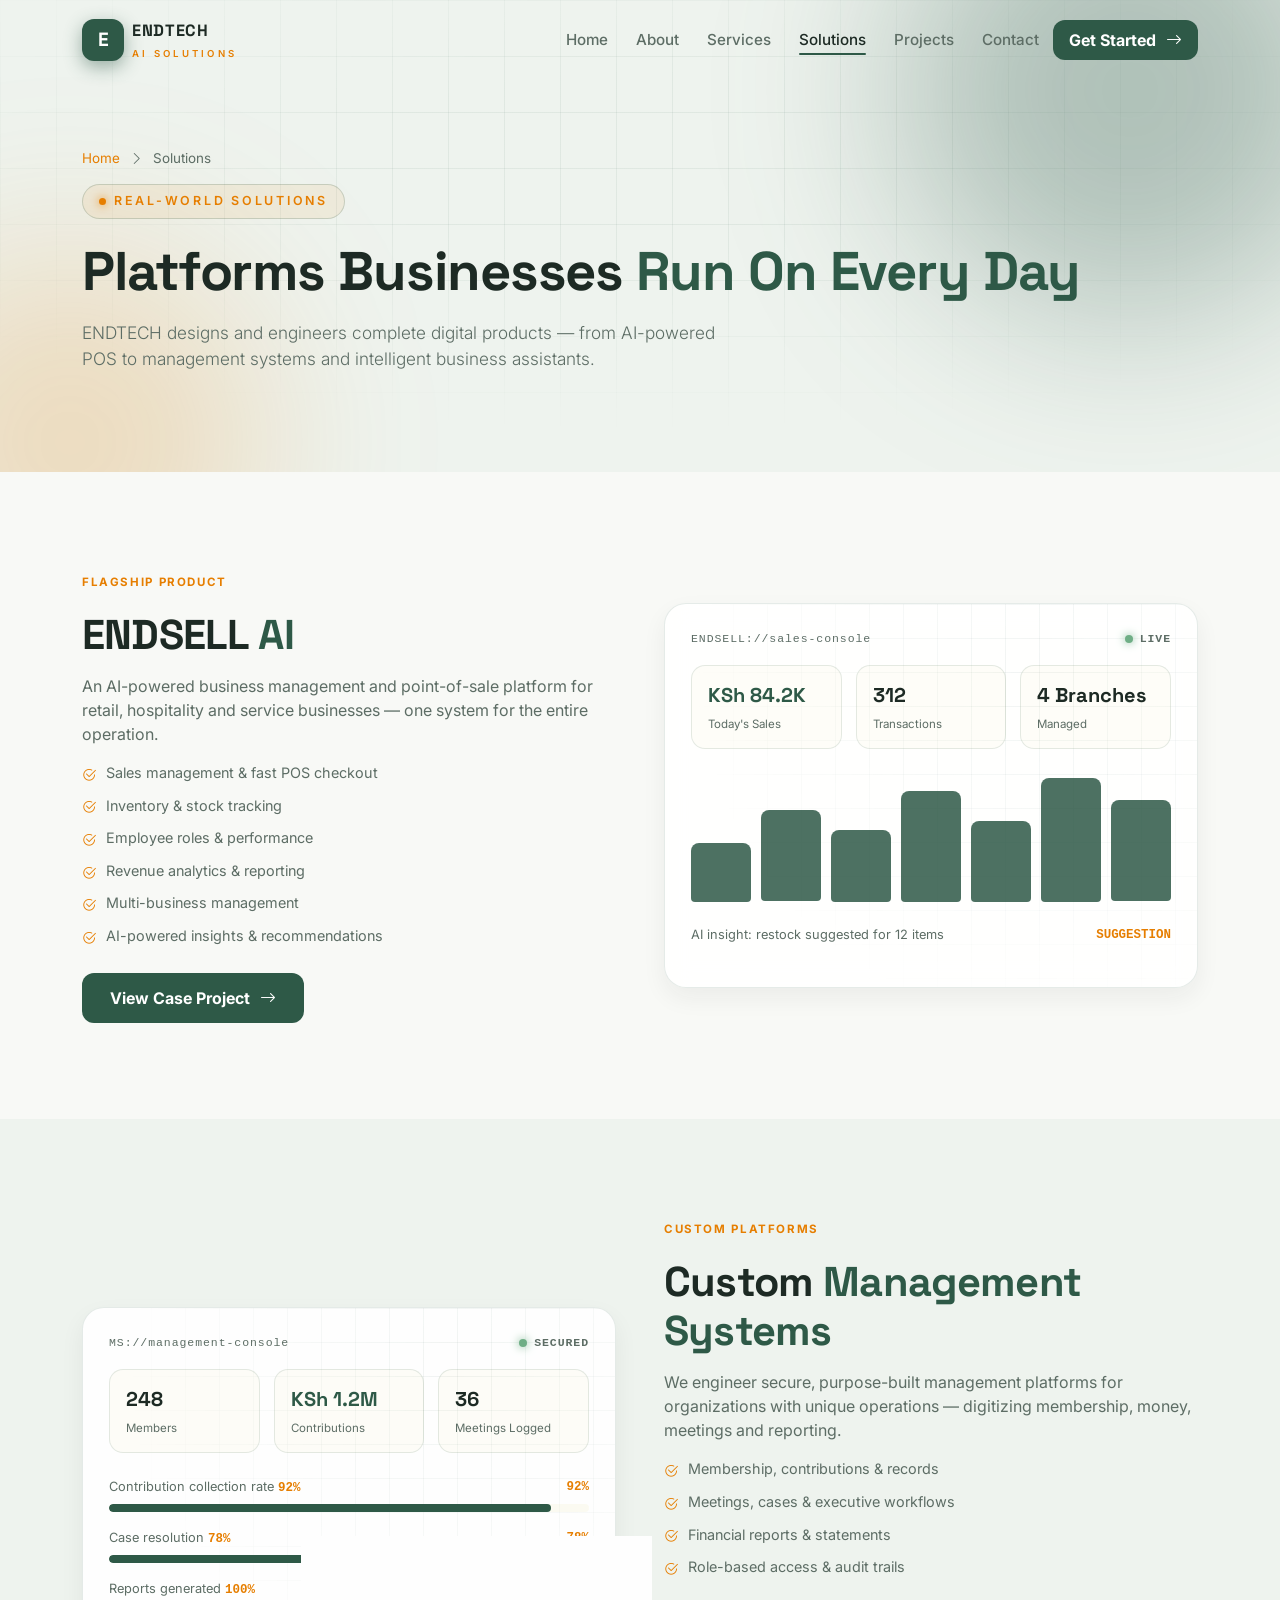
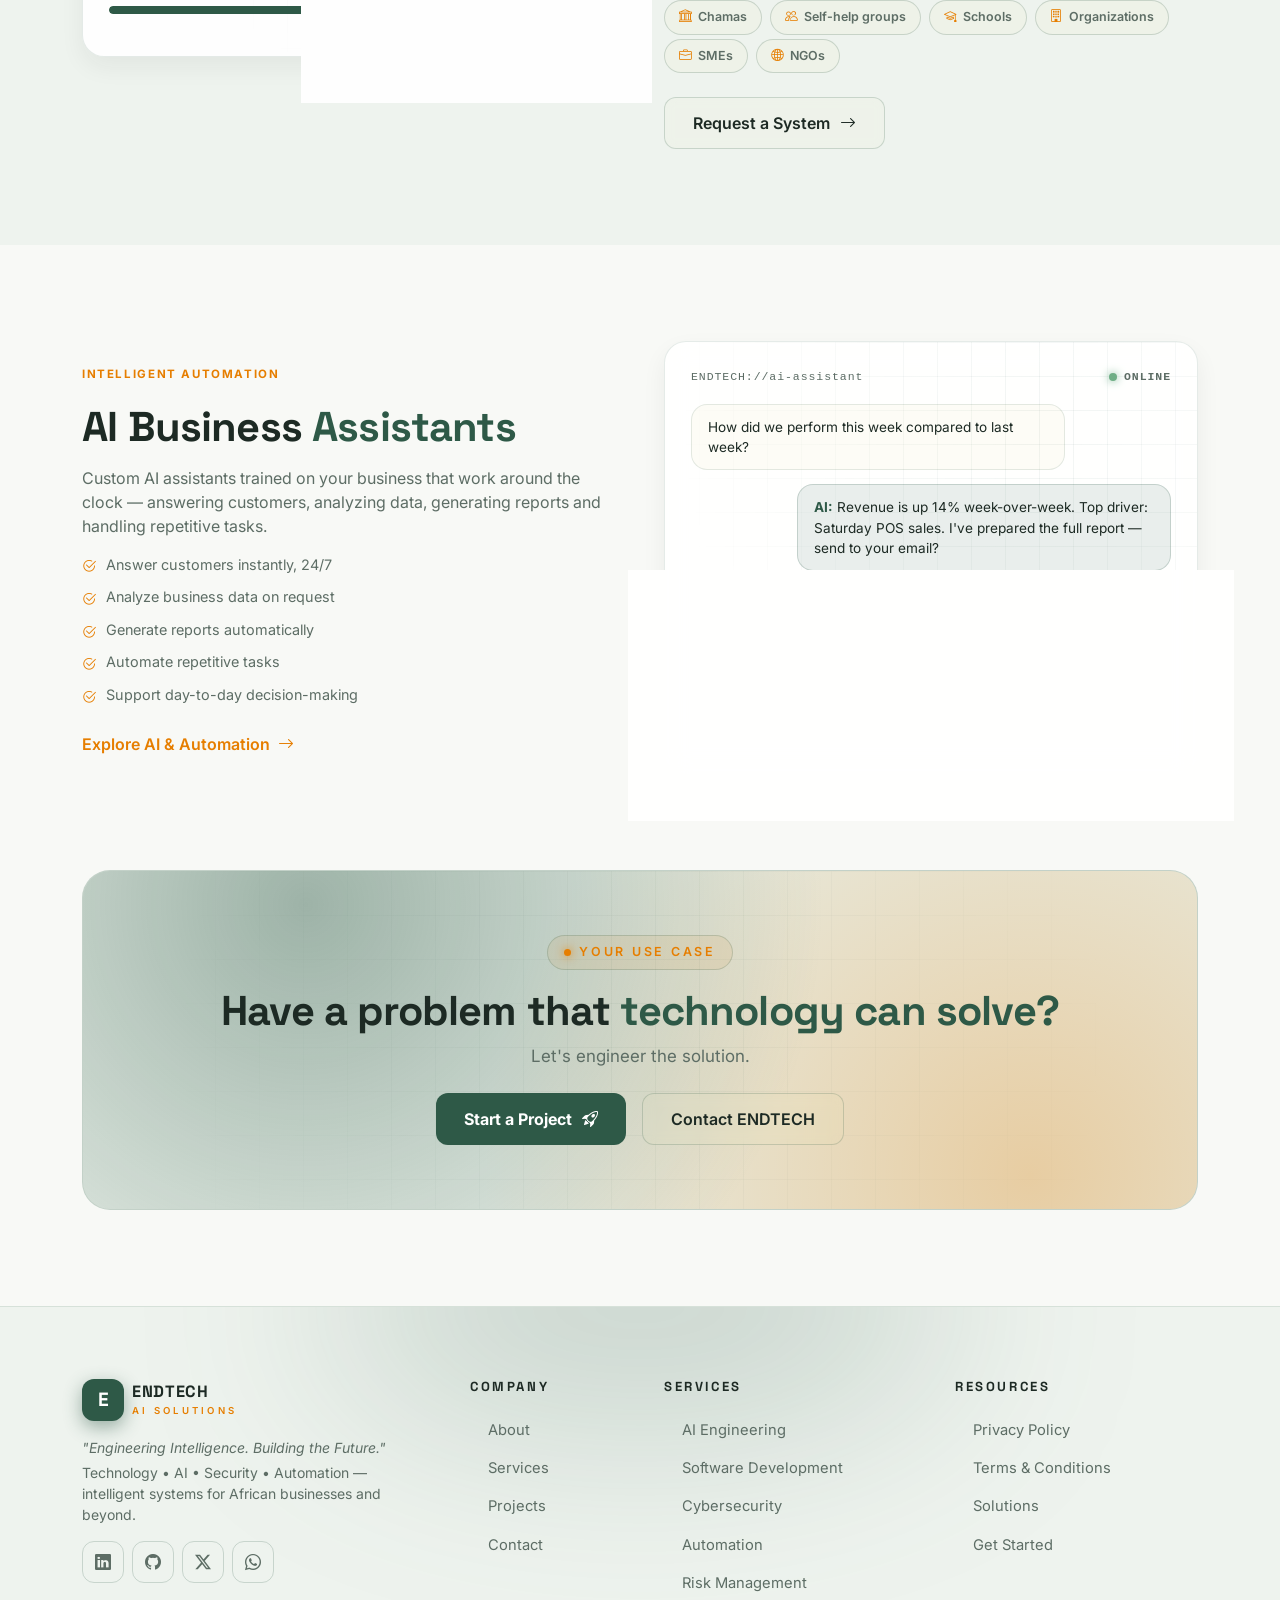
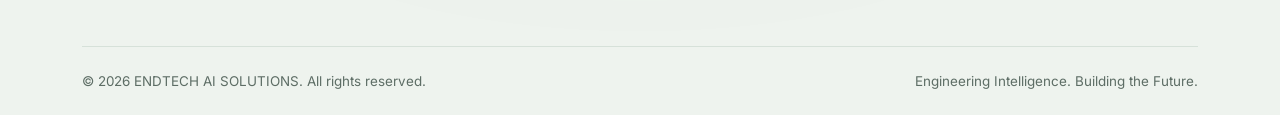
<file: solutions.html>
<!DOCTYPE html>
<html lang="en">
<head>
  <meta charset="UTF-8">
  <meta name="viewport" content="width=device-width, initial-scale=1.0">

  <!-- SEO -->
  <title>Solutions — ENDSELL AI, Management Systems & AI Assistants | ENDTECH AI SOLUTIONS</title>
  <meta name="description" content="Real-world technology solutions by ENDTECH: ENDSELL AI POS & business management platform, custom management systems for chamas, schools, SMEs and NGOs, and AI business assistants.">
  <meta name="keywords" content="ENDSELL AI, POS system, business management platform, chama management system, school management system, AI business assistant, SME software Africa">
  <meta name="author" content="ENDTECH AI SOLUTIONS">
  <link rel="canonical" href="https://endtechaisolutions.vercel.app/solutions.html"> <!-- Placeholder: replace with production domain -->
  <meta name="robots" content="index, follow">
  <meta property="og:type" content="website">
  <meta property="og:site_name" content="ENDTECH AI SOLUTIONS">
  <meta property="og:title" content="Solutions — ENDTECH AI SOLUTIONS">
  <meta property="og:description" content="ENDSELL AI, custom management systems and AI business assistants engineered by ENDTECH.">
  <meta property="og:url" content="https://endtechaisolutions.vercel.app/solutions.html">
  <meta property="og:image" content="https://endtechaisolutions.vercel.app/assets/images/og-cover.png"> <!-- Placeholder -->
  <meta name="twitter:card" content="summary_large_image">
  <meta name="twitter:title" content="Solutions — ENDTECH AI SOLUTIONS">
  <meta name="twitter:description" content="Digital products that organizations run on every day.">

  <!-- Assets -->
  <link rel="icon" type="image/svg+xml" href="data:image/svg+xml,%3Csvg xmlns='http://www.w3.org/2000/svg' viewBox='0 0 64 64'%3E%3Cdefs%3E%3ClinearGradient id='g' x1='0' y1='0' x2='1' y2='1'%3E%3Cstop offset='0' stop-color='%232e5947'/%3E%3Cstop offset='1' stop-color='%23e67e00'/%3E%3C/linearGradient%3E%3C/defs%3E%3Crect width='64' height='64' rx='16' fill='url(%23g)'/%3E%3Ctext x='32' y='44' font-family='Arial' font-weight='bold' font-size='34' fill='%23201a10' text-anchor='middle'%3EE%3C/text%3E%3C/svg%3E">
  <link rel="preconnect" href="https://fonts.googleapis.com">
  <link rel="preconnect" href="https://fonts.gstatic.com" crossorigin>
  <link href="https://fonts.googleapis.com/css2?family=Inter:wght@400;500;600&family=Space+Grotesk:wght@500;600;700&display=swap" rel="stylesheet">
  <link href="https://cdn.jsdelivr.net/npm/bootstrap@5.3.3/dist/css/bootstrap.min.css" rel="stylesheet">
  <link href="https://cdn.jsdelivr.net/npm/bootstrap-icons@1.11.3/font/bootstrap-icons.min.css" rel="stylesheet">
  <link rel="stylesheet" href="css/style.css">
  <noscript><style>.reveal{opacity:1!important;transform:none!important}#preloader{display:none!important}</style></noscript>
</head>

<body>
  <a class="skip-link" href="#main-content">Skip to main content</a>
  <div id="preloader" aria-hidden="true"><div class="pre-core"><div class="pre-mark">E</div><div class="pre-name">ENDTECH&nbsp;&nbsp;AI&nbsp;&nbsp;SOLUTIONS</div><div class="pre-bar"></div></div></div>

  <!-- Navbar -->
  <header>
    <nav class="navbar navbar-expand-lg fixed-top navbar-endtech" aria-label="Main navigation">
      <div class="container">
        <a class="navbar-brand d-flex align-items-center gap-2" href="index.html" aria-label="ENDTECH AI SOLUTIONS — home">
          <span class="brand-mark">E</span>
          <span class="brand-text"><b>ENDTECH</b><br><span>AI SOLUTIONS</span></span>
        </a>
        <div class="d-flex align-items-center gap-2 order-lg-3">
          <a href="contact.html" class="btn-grad d-none d-lg-inline-flex py-2 px-3">Get Started <i class="bi bi-arrow-right"></i></a>
          <button class="navbar-toggler" type="button" data-bs-toggle="collapse" data-bs-target="#mainNav" aria-controls="mainNav" aria-expanded="false" aria-label="Toggle navigation"><span class="navbar-toggler-icon"></span></button>
        </div>
        <div class="collapse navbar-collapse order-lg-2" id="mainNav">
          <ul class="navbar-nav ms-auto align-items-lg-center">
            <li class="nav-item"><a class="nav-link" href="index.html">Home</a></li>
            <li class="nav-item"><a class="nav-link" href="about.html">About</a></li>
            <li class="nav-item"><a class="nav-link" href="services.html">Services</a></li>
            <li class="nav-item"><a class="nav-link active" aria-current="page" href="solutions.html">Solutions</a></li>
            <li class="nav-item"><a class="nav-link" href="projects.html">Projects</a></li>
            <li class="nav-item"><a class="nav-link" href="contact.html">Contact</a></li>
            <li class="nav-item d-lg-none mt-2"><a href="contact.html" class="btn-grad w-100 justify-content-center">Get Started</a></li>
          </ul>
        </div>
      </div>
    </nav>
  </header>

  <main id="main-content">
    <!-- Page hero -->
    <section class="page-hero" aria-labelledby="page-title">
      <div class="hero-grid-bg"></div>
      <div class="orb orb-1"></div><div class="orb orb-2"></div>
      <div class="container position-relative">
        <nav class="crumb" aria-label="Breadcrumb"><a href="index.html">Home</a><i class="bi bi-chevron-right"></i><span>Solutions</span></nav>
        <span class="eyebrow mt-3">Real-World Solutions</span>
        <h1 id="page-title">Platforms Businesses <span class="text-gradient">Run On Every Day</span></h1>
        <p class="lead">ENDTECH designs and engineers complete digital products — from AI-powered POS to management systems and intelligent business assistants.</p>
      </div>
    </section>

    <!-- ENDSELL AI -->
    <section class="section-pad" aria-labelledby="endsell-title">
      <div class="container">
        <div class="row align-items-center g-5">
          <div class="col-lg-6 reveal">
            <span class="project-badge">Flagship Product</span>
            <h2 class="section-title" id="endsell-title">ENDSELL <span class="text-gradient">AI</span></h2>
            <p class="text-muted-2">An AI-powered business management and point-of-sale platform for retail, hospitality and service businesses — one system for the entire operation.</p>
            <ul class="mini-list mb-4">
              <li><i class="bi bi-check2-circle"></i> Sales management &amp; fast POS checkout</li>
              <li><i class="bi bi-check2-circle"></i> Inventory &amp; stock tracking</li>
              <li><i class="bi bi-check2-circle"></i> Employee roles &amp; performance</li>
              <li><i class="bi bi-check2-circle"></i> Revenue analytics &amp; reporting</li>
              <li><i class="bi bi-check2-circle"></i> Multi-business management</li>
              <li><i class="bi bi-check2-circle"></i> AI-powered insights &amp; recommendations</li>
            </ul>
            <a href="projects.html" class="btn-grad">View Case Project <i class="bi bi-arrow-right"></i></a>
          </div>
          <div class="col-lg-6 reveal" data-delay="120">
            <!-- CSS dashboard mock -->
            <div class="visual-panel">
              <div class="panel-head"><span>ENDSELL://sales-console</span><span class="live-dot">LIVE</span></div>
              <div class="kpi-row">
                <div class="kpi"><b class="text-gradient">KSh 84.2K</b><small>Today's Sales</small></div>
                <div class="kpi"><b>312</b><small>Transactions</small></div>
                <div class="kpi"><b>4 Branches</b><small>Managed</small></div>
              </div>
              <div class="bars" aria-hidden="true">
                <span class="bar" style="height:45%"></span><span class="bar" style="height:70%;animation-delay:.1s"></span><span class="bar" style="height:55%;animation-delay:.2s"></span><span class="bar" style="height:85%;animation-delay:.3s"></span><span class="bar" style="height:62%;animation-delay:.4s"></span><span class="bar" style="height:95%;animation-delay:.5s"></span><span class="bar" style="height:78%;animation-delay:.6s"></span>
              </div>
              <div class="dash-row mt-4"><label>AI insight: restock suggested for 12 items</label><b>SUGGESTION</b></div>
            </div>
          </div>
        </div>
      </div>
    </section>

    <!-- Custom management systems -->
    <section class="section-pad bg-alt" aria-labelledby="cms-title">
      <div class="container">
        <div class="row align-items-center g-5 flex-lg-row-reverse">
          <div class="col-lg-6 reveal">
            <span class="project-badge">Custom Platforms</span>
            <h2 class="section-title" id="cms-title">Custom <span class="text-gradient">Management Systems</span></h2>
            <p class="text-muted-2">We engineer secure, purpose-built management platforms for organizations with unique operations — digitizing membership, money, meetings and reporting.</p>
            <ul class="mini-list mb-3">
              <li><i class="bi bi-check2-circle"></i> Membership, contributions &amp; records</li>
              <li><i class="bi bi-check2-circle"></i> Meetings, cases &amp; executive workflows</li>
              <li><i class="bi bi-check2-circle"></i> Financial reports &amp; statements</li>
              <li><i class="bi bi-check2-circle"></i> Role-based access &amp; audit trails</li>
            </ul>
            <div class="mb-4">
              <span class="chip"><i class="bi bi-bank"></i> Chamas</span>
              <span class="chip"><i class="bi bi-people"></i> Self-help groups</span>
              <span class="chip"><i class="bi bi-mortarboard"></i> Schools</span>
              <span class="chip"><i class="bi bi-building"></i> Organizations</span>
              <span class="chip"><i class="bi bi-briefcase"></i> SMEs</span>
              <span class="chip"><i class="bi bi-globe2"></i> NGOs</span>
            </div>
            <a href="contact.html" class="btn-ghost">Request a System <i class="bi bi-arrow-right"></i></a>
          </div>
          <div class="col-lg-6 reveal" data-delay="120">
            <div class="visual-panel">
              <div class="panel-head"><span>MS://management-console</span><span class="live-dot">SECURED</span></div>
              <div class="kpi-row">
                <div class="kpi"><b>248</b><small>Members</small></div>
                <div class="kpi"><b class="text-gradient">KSh 1.2M</b><small>Contributions</small></div>
                <div class="kpi"><b>36</b><small>Meetings Logged</small></div>
              </div>
              <div class="mt-4">
                <div class="dash-row"><label>Contribution collection rate <b>92%</b></label><b>92%</b><div class="dash-bar"><span style="--w:92%"></span></div></div>
                <div class="dash-row"><label>Case resolution <b>78%</b></label><b>78%</b><div class="dash-bar"><span style="--w:78%"></span></div></div>
                <div class="dash-row"><label>Reports generated <b>100%</b></label><b>100%</b><div class="dash-bar"><span style="--w:100%"></span></div></div>
              </div>
            </div>
          </div>
        </div>
      </div>
    </section>

    <!-- AI business assistants -->
    <section class="section-pad" aria-labelledby="assistant-title">
      <div class="container">
        <div class="row align-items-center g-5">
          <div class="col-lg-6 reveal">
            <span class="project-badge">Intelligent Automation</span>
            <h2 class="section-title" id="assistant-title">AI Business <span class="text-gradient">Assistants</span></h2>
            <p class="text-muted-2">Custom AI assistants trained on your business that work around the clock — answering customers, analyzing data, generating reports and handling repetitive tasks.</p>
            <ul class="mini-list mb-4">
              <li><i class="bi bi-check2-circle"></i> Answer customers instantly, 24/7</li>
              <li><i class="bi bi-check2-circle"></i> Analyze business data on request</li>
              <li><i class="bi bi-check2-circle"></i> Generate reports automatically</li>
              <li><i class="bi bi-check2-circle"></i> Automate repetitive tasks</li>
              <li><i class="bi bi-check2-circle"></i> Support day-to-day decision-making</li>
            </ul>
            <a href="ai.html" class="link-arrow">Explore AI &amp; Automation <i class="bi bi-arrow-right"></i></a>
          </div>
          <div class="col-lg-6 reveal" data-delay="120">
            <!-- CSS chat mock -->
            <div class="visual-panel">
              <div class="panel-head"><span>ENDTECH://ai-assistant</span><span class="live-dot">ONLINE</span></div>
              <div class="chat-row"><div class="chat-bubble">How did we perform this week compared to last week?</div></div>
              <div class="chat-row me"><div class="chat-bubble"><strong class="text-gradient">AI:</strong> Revenue is up 14% week-over-week. Top driver: Saturday POS sales. I've prepared the full report — send to your email?</div></div>
              <div class="chat-row"><div class="chat-bubble">Yes — and remind the team about restocking Monday.</div></div>
              <div class="chat-row me"><div class="chat-bubble"><strong class="text-gradient">AI:</strong> Done. Report sent, reminder scheduled for the whole team.</div></div>
            </div>
          </div>
        </div>
      </div>
    </section>

    <!-- CTA -->
    <section class="section-pad pt-0" aria-labelledby="cta-title">
      <div class="container">
        <div class="cta-band reveal">
          <span class="eyebrow">Your Use Case</span>
          <h2 class="mt-3" id="cta-title">Have a problem that <span class="text-gradient">technology can solve?</span></h2>
          <p class="section-lead mx-auto text-center mb-4">Let's engineer the solution.</p>
          <div class="d-flex flex-wrap gap-3 justify-content-center">
            <a href="contact.html" class="btn-grad">Start a Project <i class="bi bi-rocket-takeoff"></i></a>
            <a href="contact.html" class="btn-ghost">Contact ENDTECH</a>
          </div>
        </div>
      </div>
    </section>
  </main>

  <!-- Footer -->
  <footer class="footer" aria-label="Site footer">
    <div class="container position-relative">
      <div class="row g-5">
        <div class="col-lg-4">
          <a class="d-inline-flex align-items-center gap-2 mb-3" href="index.html" aria-label="ENDTECH AI SOLUTIONS — home"><span class="brand-mark">E</span><span class="brand-text"><b>ENDTECH</b><br><span>AI SOLUTIONS</span></span></a>
          <p class="text-muted-2 small mb-1"><em>"Engineering Intelligence. Building the Future."</em></p>
          <p class="text-muted-2 small">Technology &bull; AI &bull; Security &bull; Automation — intelligent systems for African businesses and beyond.</p>
          <div class="d-flex gap-2 mt-3">
            <a class="social-btn" href="#" aria-label="LinkedIn (placeholder)"><i class="bi bi-linkedin"></i></a>
            <a class="social-btn" href="#" aria-label="GitHub (placeholder)"><i class="bi bi-github"></i></a>
            <a class="social-btn" href="#" aria-label="X / Twitter (placeholder)"><i class="bi bi-twitter-x"></i></a>
            <a class="social-btn" href="#" aria-label="WhatsApp (placeholder)"><i class="bi bi-whatsapp"></i></a>
          </div>
        </div>
        <div class="col-6 col-lg-2">
          <h5>Company</h5>
          <ul class="footer-links">
            <li><a href="about.html"><i class="bi bi-chevron-right"></i>About</a></li>
            <li><a href="services.html"><i class="bi bi-chevron-right"></i>Services</a></li>
            <li><a href="projects.html"><i class="bi bi-chevron-right"></i>Projects</a></li>
            <li><a href="contact.html"><i class="bi bi-chevron-right"></i>Contact</a></li>
          </ul>
        </div>
        <div class="col-6 col-lg-3">
          <h5>Services</h5>
          <ul class="footer-links">
            <li><a href="ai.html"><i class="bi bi-chevron-right"></i>AI Engineering</a></li>
            <li><a href="software-development.html"><i class="bi bi-chevron-right"></i>Software Development</a></li>
            <li><a href="cybersecurity.html"><i class="bi bi-chevron-right"></i>Cybersecurity</a></li>
            <li><a href="ai.html#automation"><i class="bi bi-chevron-right"></i>Automation</a></li>
            <li><a href="risk-management.html"><i class="bi bi-chevron-right"></i>Risk Management</a></li>
          </ul>
        </div>
        <div class="col-6 col-lg-3">
          <h5>Resources</h5>
          <ul class="footer-links">
            <li><a href="privacy.html"><i class="bi bi-chevron-right"></i>Privacy Policy</a></li>
            <li><a href="terms.html"><i class="bi bi-chevron-right"></i>Terms &amp; Conditions</a></li>
            <li><a href="solutions.html"><i class="bi bi-chevron-right"></i>Solutions</a></li>
            <li><a href="contact.html"><i class="bi bi-chevron-right"></i>Get Started</a></li>
          </ul>
        </div>
      </div>
      <div class="footer-bottom d-flex flex-column flex-md-row justify-content-between gap-2">
        <span>&copy; 2026 ENDTECH AI SOLUTIONS. All rights reserved.</span>
        <span>Engineering Intelligence. Building the Future.</span>
      </div>
    </div>
  </footer>

  <button id="backToTop" class="back-to-top" type="button" aria-label="Back to top"><i class="bi bi-arrow-up"></i></button>

  <script src="https://cdn.jsdelivr.net/npm/bootstrap@5.3.3/dist/js/bootstrap.bundle.min.js"></script>
  <script src="js/main.js"></script>
</body>
</html>
</file>
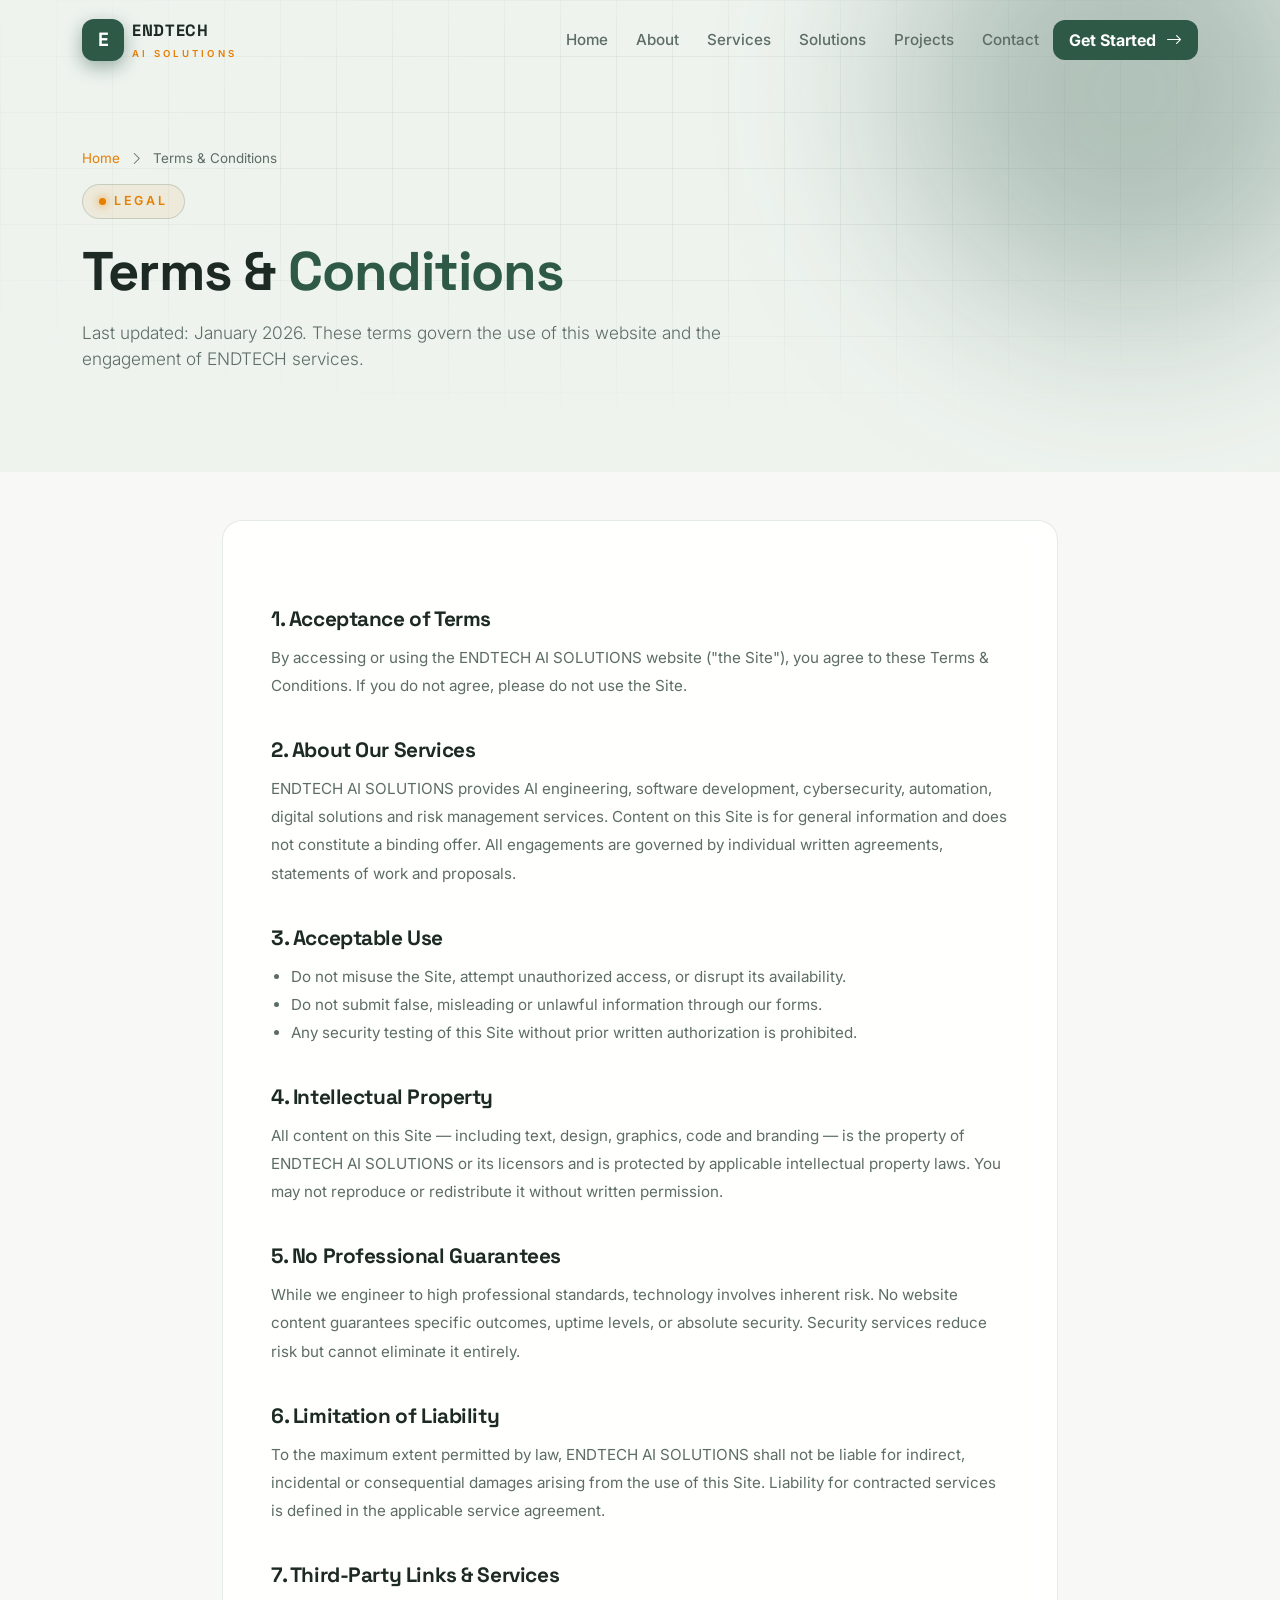
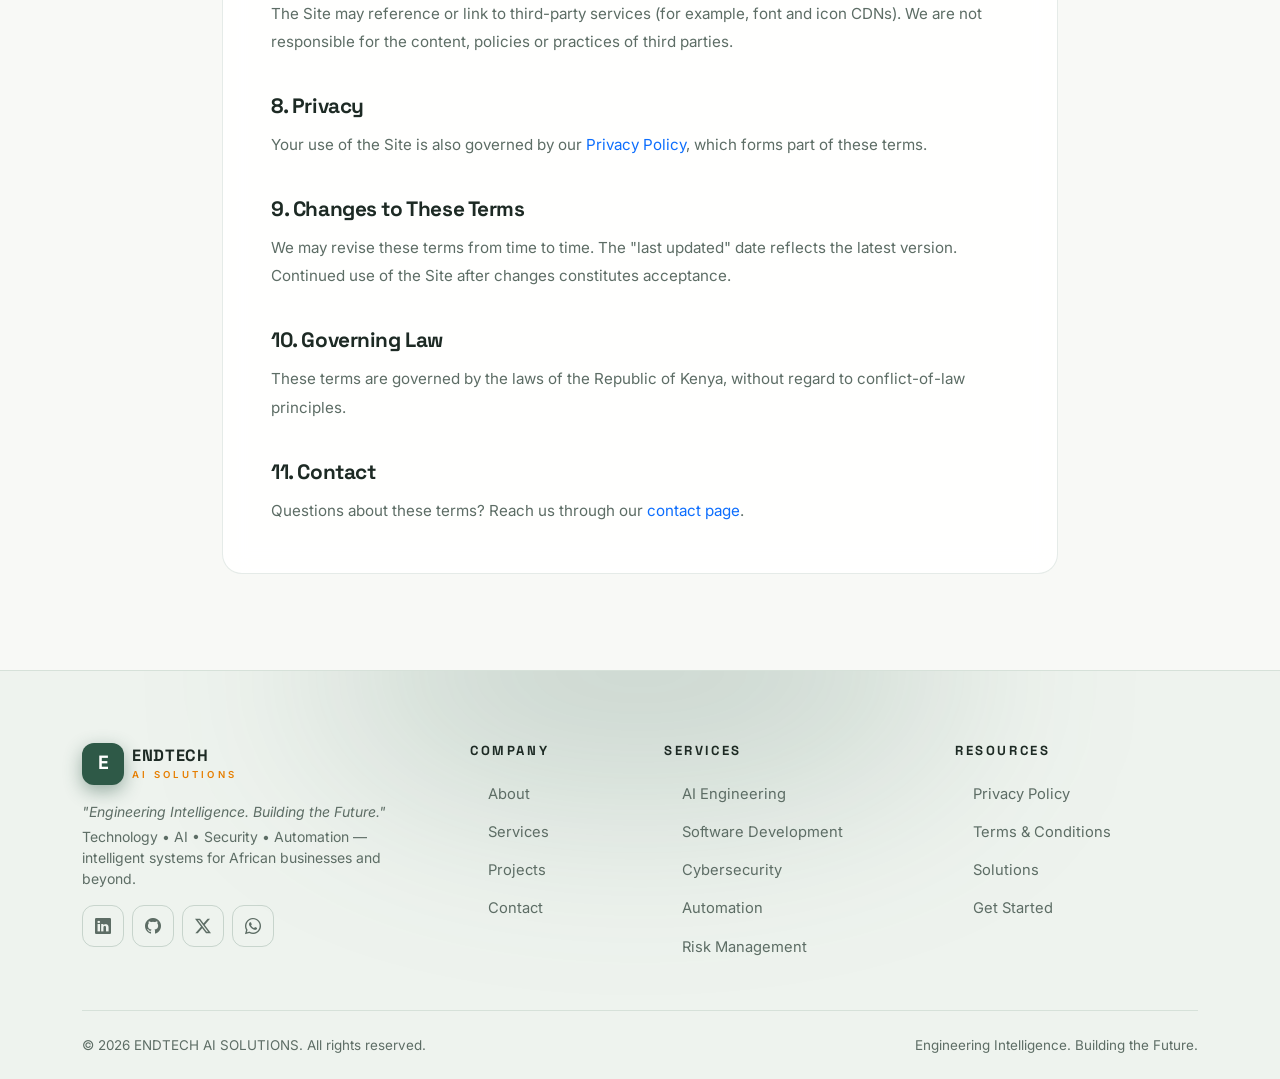
<file: terms.html>
<!DOCTYPE html>
<html lang="en">
<head>
  <meta charset="UTF-8">
  <meta name="viewport" content="width=device-width, initial-scale=1.0">

  <!-- SEO -->
  <title>Terms & Conditions | ENDTECH AI SOLUTIONS</title>
  <meta name="description" content="Terms and Conditions governing the use of the ENDTECH AI SOLUTIONS website and the engagement of our technology services.">
  <meta name="keywords" content="terms and conditions, terms of service, ENDTECH AI SOLUTIONS">
  <meta name="author" content="ENDTECH AI SOLUTIONS">
  <link rel="canonical" href="https://endtechaisolutions.vercel.app/terms.html"> <!-- Placeholder: replace with production domain -->
  <meta name="robots" content="index, follow">
  <meta property="og:type" content="website">
  <meta property="og:site_name" content="ENDTECH AI SOLUTIONS">
  <meta property="og:title" content="Terms & Conditions — ENDTECH AI SOLUTIONS">
  <meta property="og:description" content="Terms governing use of the ENDTECH website and services.">
  <meta property="og:url" content="https://endtechaisolutions.vercel.app/terms.html">
  <meta name="twitter:card" content="summary">
  <meta name="twitter:title" content="Terms & Conditions — ENDTECH AI SOLUTIONS">

  <!-- Assets -->
  <link rel="icon" type="image/svg+xml" href="data:image/svg+xml,%3Csvg xmlns='http://www.w3.org/2000/svg' viewBox='0 0 64 64'%3E%3Cdefs%3E%3ClinearGradient id='g' x1='0' y1='0' x2='1' y2='1'%3E%3Cstop offset='0' stop-color='%232e5947'/%3E%3Cstop offset='1' stop-color='%23e67e00'/%3E%3C/linearGradient%3E%3C/defs%3E%3Crect width='64' height='64' rx='16' fill='url(%23g)'/%3E%3Ctext x='32' y='44' font-family='Arial' font-weight='bold' font-size='34' fill='%23201a10' text-anchor='middle'%3EE%3C/text%3E%3C/svg%3E">
  <link rel="preconnect" href="https://fonts.googleapis.com">
  <link rel="preconnect" href="https://fonts.gstatic.com" crossorigin>
  <link href="https://fonts.googleapis.com/css2?family=Inter:wght@400;500;600&family=Space+Grotesk:wght@500;600;700&display=swap" rel="stylesheet">
  <link href="https://cdn.jsdelivr.net/npm/bootstrap@5.3.3/dist/css/bootstrap.min.css" rel="stylesheet">
  <link href="https://cdn.jsdelivr.net/npm/bootstrap-icons@1.11.3/font/bootstrap-icons.min.css" rel="stylesheet">
  <link rel="stylesheet" href="css/style.css">
  <noscript><style>.reveal{opacity:1!important;transform:none!important}#preloader{display:none!important}</style></noscript>
</head>

<body>
  <a class="skip-link" href="#main-content">Skip to main content</a>
  <div id="preloader" aria-hidden="true"><div class="pre-core"><div class="pre-mark">E</div><div class="pre-name">ENDTECH&nbsp;&nbsp;AI&nbsp;&nbsp;SOLUTIONS</div><div class="pre-bar"></div></div></div>

  <!-- Navbar -->
  <header>
    <nav class="navbar navbar-expand-lg fixed-top navbar-endtech" aria-label="Main navigation">
      <div class="container">
        <a class="navbar-brand d-flex align-items-center gap-2" href="index.html" aria-label="ENDTECH AI SOLUTIONS — home">
          <span class="brand-mark">E</span>
          <span class="brand-text"><b>ENDTECH</b><br><span>AI SOLUTIONS</span></span>
        </a>
        <div class="d-flex align-items-center gap-2 order-lg-3">
          <a href="contact.html" class="btn-grad d-none d-lg-inline-flex py-2 px-3">Get Started <i class="bi bi-arrow-right"></i></a>
          <button class="navbar-toggler" type="button" data-bs-toggle="collapse" data-bs-target="#mainNav" aria-controls="mainNav" aria-expanded="false" aria-label="Toggle navigation"><span class="navbar-toggler-icon"></span></button>
        </div>
        <div class="collapse navbar-collapse order-lg-2" id="mainNav">
          <ul class="navbar-nav ms-auto align-items-lg-center">
            <li class="nav-item"><a class="nav-link" href="index.html">Home</a></li>
            <li class="nav-item"><a class="nav-link" href="about.html">About</a></li>
            <li class="nav-item"><a class="nav-link" href="services.html">Services</a></li>
            <li class="nav-item"><a class="nav-link" href="solutions.html">Solutions</a></li>
            <li class="nav-item"><a class="nav-link" href="projects.html">Projects</a></li>
            <li class="nav-item"><a class="nav-link" href="contact.html">Contact</a></li>
            <li class="nav-item d-lg-none mt-2"><a href="contact.html" class="btn-grad w-100 justify-content-center">Get Started</a></li>
          </ul>
        </div>
      </div>
    </nav>
  </header>

  <main id="main-content">
    <section class="page-hero" aria-labelledby="page-title">
      <div class="hero-grid-bg"></div>
      <div class="orb orb-1"></div>
      <div class="container position-relative">
        <nav class="crumb" aria-label="Breadcrumb"><a href="index.html">Home</a><i class="bi bi-chevron-right"></i><span>Terms &amp; Conditions</span></nav>
        <span class="eyebrow mt-3">Legal</span>
        <h1 id="page-title">Terms &amp; <span class="text-gradient">Conditions</span></h1>
        <p class="lead">Last updated: January 2026. These terms govern the use of this website and the engagement of ENDTECH services.</p>
      </div>
    </section>

    <section class="section-pad pt-5" aria-label="Terms and conditions content">
      <div class="container" style="max-width: 860px;">
        <div class="prose card-glass p-4 p-md-5">
          <h2>1. Acceptance of Terms</h2>
          <p>By accessing or using the ENDTECH AI SOLUTIONS website ("the Site"), you agree to these Terms &amp; Conditions. If you do not agree, please do not use the Site.</p>

          <h2>2. About Our Services</h2>
          <p>ENDTECH AI SOLUTIONS provides AI engineering, software development, cybersecurity, automation, digital solutions and risk management services. Content on this Site is for general information and does not constitute a binding offer. All engagements are governed by individual written agreements, statements of work and proposals.</p>

          <h2>3. Acceptable Use</h2>
          <ul>
            <li>Do not misuse the Site, attempt unauthorized access, or disrupt its availability.</li>
            <li>Do not submit false, misleading or unlawful information through our forms.</li>
            <li>Any security testing of this Site without prior written authorization is prohibited.</li>
          </ul>

          <h2>4. Intellectual Property</h2>
          <p>All content on this Site — including text, design, graphics, code and branding — is the property of ENDTECH AI SOLUTIONS or its licensors and is protected by applicable intellectual property laws. You may not reproduce or redistribute it without written permission.</p>

          <h2>5. No Professional Guarantees</h2>
          <p>While we engineer to high professional standards, technology involves inherent risk. No website content guarantees specific outcomes, uptime levels, or absolute security. Security services reduce risk but cannot eliminate it entirely.</p>

          <h2>6. Limitation of Liability</h2>
          <p>To the maximum extent permitted by law, ENDTECH AI SOLUTIONS shall not be liable for indirect, incidental or consequential damages arising from the use of this Site. Liability for contracted services is defined in the applicable service agreement.</p>

          <h2>7. Third-Party Links &amp; Services</h2>
          <p>The Site may reference or link to third-party services (for example, font and icon CDNs). We are not responsible for the content, policies or practices of third parties.</p>

          <h2>8. Privacy</h2>
          <p>Your use of the Site is also governed by our <a href="privacy.html">Privacy Policy</a>, which forms part of these terms.</p>

          <h2>9. Changes to These Terms</h2>
          <p>We may revise these terms from time to time. The "last updated" date reflects the latest version. Continued use of the Site after changes constitutes acceptance.</p>

          <h2>10. Governing Law</h2>
          <p>These terms are governed by the laws of the Republic of Kenya, without regard to conflict-of-law principles.</p>

          <h2>11. Contact</h2>
          <p>Questions about these terms? Reach us through our <a href="contact.html">contact page</a>.</p>
        </div>
      </div>
    </section>
  </main>

  <!-- Footer -->
  <footer class="footer" aria-label="Site footer">
    <div class="container position-relative">
      <div class="row g-5">
        <div class="col-lg-4">
          <a class="d-inline-flex align-items-center gap-2 mb-3" href="index.html" aria-label="ENDTECH AI SOLUTIONS — home"><span class="brand-mark">E</span><span class="brand-text"><b>ENDTECH</b><br><span>AI SOLUTIONS</span></span></a>
          <p class="text-muted-2 small mb-1"><em>"Engineering Intelligence. Building the Future."</em></p>
          <p class="text-muted-2 small">Technology &bull; AI &bull; Security &bull; Automation — intelligent systems for African businesses and beyond.</p>
          <div class="d-flex gap-2 mt-3">
            <a class="social-btn" href="#" aria-label="LinkedIn (placeholder)"><i class="bi bi-linkedin"></i></a>
            <a class="social-btn" href="#" aria-label="GitHub (placeholder)"><i class="bi bi-github"></i></a>
            <a class="social-btn" href="#" aria-label="X / Twitter (placeholder)"><i class="bi bi-twitter-x"></i></a>
            <a class="social-btn" href="#" aria-label="WhatsApp (placeholder)"><i class="bi bi-whatsapp"></i></a>
          </div>
        </div>
        <div class="col-6 col-lg-2">
          <h5>Company</h5>
          <ul class="footer-links">
            <li><a href="about.html"><i class="bi bi-chevron-right"></i>About</a></li>
            <li><a href="services.html"><i class="bi bi-chevron-right"></i>Services</a></li>
            <li><a href="projects.html"><i class="bi bi-chevron-right"></i>Projects</a></li>
            <li><a href="contact.html"><i class="bi bi-chevron-right"></i>Contact</a></li>
          </ul>
        </div>
        <div class="col-6 col-lg-3">
          <h5>Services</h5>
          <ul class="footer-links">
            <li><a href="ai.html"><i class="bi bi-chevron-right"></i>AI Engineering</a></li>
            <li><a href="software-development.html"><i class="bi bi-chevron-right"></i>Software Development</a></li>
            <li><a href="cybersecurity.html"><i class="bi bi-chevron-right"></i>Cybersecurity</a></li>
            <li><a href="ai.html#automation"><i class="bi bi-chevron-right"></i>Automation</a></li>
            <li><a href="risk-management.html"><i class="bi bi-chevron-right"></i>Risk Management</a></li>
          </ul>
        </div>
        <div class="col-6 col-lg-3">
          <h5>Resources</h5>
          <ul class="footer-links">
            <li><a href="privacy.html"><i class="bi bi-chevron-right"></i>Privacy Policy</a></li>
            <li><a href="terms.html"><i class="bi bi-chevron-right"></i>Terms &amp; Conditions</a></li>
            <li><a href="solutions.html"><i class="bi bi-chevron-right"></i>Solutions</a></li>
            <li><a href="contact.html"><i class="bi bi-chevron-right"></i>Get Started</a></li>
          </ul>
        </div>
      </div>
      <div class="footer-bottom d-flex flex-column flex-md-row justify-content-between gap-2">
        <span>&copy; 2026 ENDTECH AI SOLUTIONS. All rights reserved.</span>
        <span>Engineering Intelligence. Building the Future.</span>
      </div>
    </div>
  </footer>

  <button id="backToTop" class="back-to-top" type="button" aria-label="Back to top"><i class="bi bi-arrow-up"></i></button>

  <script src="https://cdn.jsdelivr.net/npm/bootstrap@5.3.3/dist/js/bootstrap.bundle.min.js"></script>
  <script src="js/main.js"></script>
</body>
</html>
</file>
<file: css/style.css>
/* ==========================================================================
   ENDTECH AI SOLUTIONS — Global Design System
   Engineering Intelligence. Building the Future.
   Palette: Charcoal Brown / Deep Green / Cream / Amber Orange
   Stack: Bootstrap 5 + custom layer (no other frameworks)
   ========================================================================== */

/* ---------- 1. Design tokens (dark = default) ---------- */
:root {
  --font-head: "Space Grotesk", "Segoe UI", sans-serif;
  --font-body: "Inter", "Segoe UI", sans-serif;

  --bg: #f8f9f6;
  --bg-2: #eef3ee;
  --bg-3: #e8efe8;
  --card: rgba(255, 255, 255, 0.9);
  --card-solid: #ffffff;
  --border: rgba(46, 89, 71, 0.12);
  --border-strong: rgba(46, 89, 71, 0.2);
  --grid: rgba(46, 89, 71, 0.08);

  --text: #1d2a24;
  --muted: #5d6d65;
  --blue: #2e5947;
  --cyan: #e67e00;
  --green: #6fae86;
  --amber: #d9a441;
  --red: #d9614f;

  --grad: var(--blue);
  --grad-soft: rgba(46, 89, 71, 0.1);
  --shadow: 0 10px 24px rgba(30, 42, 36, 0.06);
  --glow: 0 0 0 rgba(46, 89, 71, 0);
  --on-grad: #ffffff;
  --nav-h: 76px;
  color-scheme: light;
}

/* ---------- 2. Base ---------- */
html { scroll-behavior: smooth; scroll-padding-top: calc(var(--nav-h) + 12px); }
body {
  background: var(--bg);
  color: var(--text);
  font-family: var(--font-body);
  overflow-x: hidden;
  transition: background 0.35s ease, color 0.35s ease;
}
h1, h2, h3, h4, h5, .font-head { font-family: var(--font-head); font-weight: 700; letter-spacing: -0.02em; }
::selection { background: rgba(230, 126, 0, 0.35); }
::-webkit-scrollbar { width: 10px; }
::-webkit-scrollbar-track { background: var(--bg-2); }
::-webkit-scrollbar-thumb { background: var(--blue); border-radius: 8px; }
a { text-decoration: none; }
img, svg, canvas { max-width: 100%; }
:focus-visible { outline: 2px solid var(--cyan); outline-offset: 3px; border-radius: 4px; }
.skip-link {
  position: fixed; top: -60px; left: 16px; z-index: 3000;
  background: var(--grad); color: var(--on-grad); padding: 10px 18px;
  border-radius: 8px; font-weight: 600; transition: top 0.25s;
}
.skip-link:focus { top: 12px; color: var(--on-grad); }

/* ---------- 3. Typography helpers ---------- */
.text-gradient { background: none; color: var(--blue); -webkit-text-fill-color: var(--blue); }
.text-muted-2 { color: var(--muted) !important; }
.eyebrow {
  display: inline-flex; align-items: center; gap: 8px;
  font-size: 0.78rem; font-weight: 600; letter-spacing: 0.22em;
  text-transform: uppercase; color: var(--cyan);
  padding: 7px 16px; border: 1px solid var(--border-strong);
  border-radius: 100px; background: rgba(230, 126, 0, 0.08);
}
.eyebrow::before { content: ""; width: 7px; height: 7px; border-radius: 50%; background: var(--cyan); box-shadow: 0 0 10px var(--cyan); }
.section-pad { padding: 96px 0; }
.section-title { font-size: clamp(1.8rem, 3.4vw, 2.6rem); margin: 18px 0 14px; }
.section-lead { color: var(--muted); font-size: 1.06rem; max-width: 640px; }
.section-lead.mx-auto { text-align: center; }

/* ---------- 4. Buttons ---------- */
.btn-grad {
  display: inline-flex; align-items: center; gap: 10px;
  background: var(--grad); color: var(--on-grad) !important; font-weight: 700;
  border: none; border-radius: 12px; padding: 13px 28px;
  box-shadow: none;
  transition: opacity 0.2s ease, transform 0.2s ease;
}
.btn-grad:hover { opacity: 0.96; transform: translateY(-1px); }
.btn-ghost {
  display: inline-flex; align-items: center; gap: 10px;
  color: var(--text) !important; font-weight: 600; border-radius: 12px;
  padding: 13px 28px; border: 1px solid var(--border-strong);
  background: rgba(232, 225, 166, 0.06); backdrop-filter: blur(6px);
  transition: all 0.25s ease;
}
.btn-ghost:hover { border-color: var(--cyan); color: var(--cyan) !important; transform: translateY(-2px); }
.link-arrow { color: var(--cyan); font-weight: 600; display: inline-flex; align-items: center; gap: 8px; transition: gap 0.25s; }
.link-arrow:hover { gap: 14px; color: var(--cyan); }

/* ---------- 5. Preloader ---------- */
#preloader {
  position: fixed; inset: 0; z-index: 5000; display: grid; place-items: center;
  background: #1a150d; transition: opacity 0.55s ease, visibility 0.55s;
}
#preloader.hide { opacity: 0; visibility: hidden; pointer-events: none; }
.pre-core { text-align: center; }
.pre-mark {
  width: 66px; height: 66px; margin: 0 auto 18px; border-radius: 18px;
  background: var(--grad); display: grid; place-items: center;
  font-family: var(--font-head); font-size: 1.9rem; font-weight: 700; color: var(--on-grad);
  animation: prePulse 1.4s ease-in-out infinite;
}
.pre-name { color: #f6f1de; font-family: var(--font-head); letter-spacing: 0.28em; font-size: 0.85rem; }
.pre-bar { width: 180px; height: 3px; margin: 16px auto 0; border-radius: 4px; background: rgba(232, 225, 166, 0.2); overflow: hidden; }
.pre-bar::after { content: ""; display: block; width: 40%; height: 100%; background: var(--grad); border-radius: 4px; animation: preSlide 1.1s ease-in-out infinite; }
@keyframes prePulse { 0%, 100% { box-shadow: 0 0 0 rgba(230,126,0,0.5); } 50% { box-shadow: 0 0 42px rgba(230,126,0,0.65); } }
@keyframes preSlide { 0% { transform: translateX(-120%); } 100% { transform: translateX(320%); } }

/* ---------- 6. Navbar ---------- */
.navbar-endtech { transition: all 0.35s ease; padding: 14px 0; }
.navbar-endtech.scrolled {
  background: color-mix(in srgb, var(--bg) 82%, transparent);
  backdrop-filter: blur(16px); -webkit-backdrop-filter: blur(16px);
  border-bottom: 1px solid var(--border); padding: 8px 0; box-shadow: 0 10px 30px rgba(15, 11, 5, 0.35);
}
.brand-mark {
  width: 42px; height: 42px; border-radius: 12px; background: var(--grad);
  display: grid; place-items: center; color: var(--on-grad); font-family: var(--font-head);
  font-weight: 700; font-size: 1.2rem; box-shadow: 0 6px 18px rgba(46, 89, 71, 0.45); flex: none;
}
.brand-text { line-height: 1.05; }
.brand-text b { font-family: var(--font-head); font-size: 1.02rem; letter-spacing: 0.04em; color: var(--text); }
.brand-text span { font-size: 0.6rem; letter-spacing: 0.34em; color: var(--cyan); font-weight: 600; }
.navbar-endtech .nav-link {
  color: var(--muted); font-weight: 500; font-size: 0.95rem;
  padding: 10px 14px !important; border-radius: 10px; position: relative; transition: color 0.25s;
}
.navbar-endtech .nav-link::after {
  content: ""; position: absolute; left: 14px; right: 14px; bottom: 6px; height: 2px;
  background: var(--grad); border-radius: 2px; transform: scaleX(0); transform-origin: left; transition: transform 0.3s;
}
.navbar-endtech .nav-link:hover, .navbar-endtech .nav-link.active { color: var(--text); }
.navbar-endtech .nav-link:hover::after, .navbar-endtech .nav-link.active::after { transform: scaleX(1); }
.nav-icon-btn {
  width: 42px; height: 42px; border-radius: 12px; display: grid; place-items: center;
  border: 1px solid var(--border-strong); background: rgba(232, 225, 166, 0.06);
  color: var(--text); transition: all 0.25s; flex: none;
}
.nav-icon-btn:hover { border-color: var(--blue); color: var(--blue); }
.navbar-toggler { border: 1px solid var(--border-strong); border-radius: 12px; padding: 9px 11px; }
.navbar-toggler:focus { box-shadow: 0 0 0 3px rgba(230, 126, 0, 0.25); }
.navbar-toggler-icon { background-image: url("data:image/svg+xml,%3csvg xmlns='http://www.w3.org/2000/svg' viewBox='0 0 30 30'%3e%3cpath stroke='%23e67e00' stroke-linecap='round' stroke-width='2.4' d='M4 7h22M4 15h22M4 23h22'/%3e%3c/svg%3e"); }
@media (max-width: 991px) {
  .navbar-endtech .navbar-collapse {
    background: var(--card-solid); border: 1px solid var(--border);
    border-radius: 18px; padding: 18px; margin-top: 14px; box-shadow: var(--shadow);
  }
}

/* ---------- 7. Hero (home) ---------- */
.hero { position: relative; min-height: 100svh; display: flex; align-items: center; padding: calc(var(--nav-h) + 48px) 0 90px; overflow: hidden; }
.hero-grid-bg {
  position: absolute; inset: 0; pointer-events: none;
  background-image: linear-gradient(var(--grid) 1px, transparent 1px), linear-gradient(90deg, var(--grid) 1px, transparent 1px);
  background-size: 56px 56px;
  -webkit-mask-image: radial-gradient(ellipse 90% 75% at 50% 35%, #000 25%, transparent 78%);
  mask-image: radial-gradient(ellipse 90% 75% at 50% 35%, #000 25%, transparent 78%);
  opacity: 0.9;
}
#heroNet { position: absolute; inset: 0; pointer-events: none; }
.orb { position: absolute; border-radius: 50%; filter: blur(90px); pointer-events: none; }
.orb-1 { width: 460px; height: 460px; background: rgba(46, 89, 71, 0.32); top: -140px; right: -80px; animation: orbFloat 11s ease-in-out infinite; }
.orb-2 { width: 380px; height: 380px; background: rgba(230, 126, 0, 0.2); bottom: -160px; left: -120px; animation: orbFloat 13s ease-in-out infinite reverse; }
.orb-3 { width: 240px; height: 240px; background: rgba(217, 164, 65, 0.18); top: 38%; left: 36%; animation: orbFloat 15s ease-in-out infinite; }
@keyframes orbFloat { 0%, 100% { transform: translate(0, 0); } 50% { transform: translate(-30px, 34px); } }
.hero h1 { font-size: clamp(2.4rem, 5.4vw, 4.1rem); line-height: 1.06; margin: 22px 0; }
.hero .lead { color: var(--muted); font-size: 1.12rem; max-width: 560px; }
.hero-trust { display: flex; flex-wrap: wrap; gap: 22px; margin-top: 34px; }
.hero-trust span { display: inline-flex; align-items: center; gap: 9px; color: var(--muted); font-size: 0.9rem; font-weight: 500; }
.hero-trust i { color: var(--cyan); font-size: 1.05rem; }

/* Hero visual: glass code panel + floating chips + ring */
.hero-visual { position: relative; }
.ring-rotate {
  position: absolute; width: 130%; aspect-ratio: 1; top: 50%; left: 50%;
  transform: translate(-50%, -50%); border-radius: 50%; pointer-events: none;
  border: 1px dashed rgba(232, 225, 166, 0.28); animation: spin 46s linear infinite;
}
.ring-rotate::before { content: ""; position: absolute; inset: 12%; border-radius: 50%; border: 1px dashed rgba(230, 126, 0, 0.24); animation: spin 30s linear infinite reverse; }
.ring-rotate::after { content: ""; position: absolute; top: 6%; left: 50%; width: 12px; height: 12px; margin-left: -6px; border-radius: 50%; background: var(--cyan); box-shadow: 0 0 18px var(--cyan); }
@keyframes spin { to { transform: translate(-50%, -50%) rotate(360deg); } }
.code-panel {
  position: relative; border-radius: 20px; background: var(--card);
  border: 1px solid var(--border); backdrop-filter: blur(14px); -webkit-backdrop-filter: blur(14px);
  box-shadow: var(--shadow); overflow: hidden;
}
.code-head { display: flex; align-items: center; gap: 7px; padding: 14px 18px; border-bottom: 1px solid var(--border); }
.code-head i.dot { width: 11px; height: 11px; border-radius: 50%; }
.code-head .d1 { background: #ff6058; } .code-head .d2 { background: #ffbd2e; } .code-head .d3 { background: #28c840; }
.code-head small { margin-left: auto; color: var(--muted); font-family: monospace; font-size: 0.72rem; }
.code-body { padding: 20px 22px 24px; font-family: "JetBrains Mono", ui-monospace, monospace; font-size: 0.82rem; line-height: 1.85; min-height: 238px; }
.code-body .ln { display: block; white-space: pre-wrap; }
.tok-k { color: #8fd19e; } .tok-s { color: #e8d68a; } .tok-f { color: #f2a53f; } .tok-c { color: #8a7c5c; } .tok-n { color: #d9b34d; } .tok-v { color: #f6f1de; }
.type-line { display: block; margin-top: 6px; color: var(--green); }
.caret { display: inline-block; width: 8px; height: 1em; background: var(--cyan); vertical-align: -2px; animation: blink 0.9s step-end infinite; }
@keyframes blink { 50% { opacity: 0; } }
.float-chip {
  position: absolute; display: inline-flex; align-items: center; gap: 9px;
  padding: 11px 16px; border-radius: 14px; font-size: 0.8rem; font-weight: 600;
  background: var(--card); border: 1px solid var(--border-strong); color: var(--text);
  backdrop-filter: blur(12px); box-shadow: 0 8px 16px rgba(30, 42, 36, 0.05); animation: chipFloat 6s ease-in-out infinite;
}
.float-chip i { color: var(--cyan); }
.chip-1 { top: -22px; left: -26px; animation-delay: 0s; }
.chip-2 { bottom: -20px; right: -20px; animation-delay: 1.6s; }
.chip-3 { top: 42%; right: -42px; animation-delay: 3s; }
@keyframes chipFloat { 0%, 100% { transform: translateY(0); } 50% { transform: translateY(-14px); } }
.scroll-hint { position: absolute; bottom: 26px; left: 50%; transform: translateX(-50%); color: var(--muted); font-size: 1.3rem; animation: hintBounce 2s ease-in-out infinite; }
@keyframes hintBounce { 0%, 100% { transform: translate(-50%, 0); } 50% { transform: translate(-50%, 10px); } }

/* Capability marquee */
.marquee { border-block: 1px solid var(--border); background: var(--bg-2); overflow: hidden; padding: 18px 0; }
.marquee-track { display: flex; gap: 0; width: max-content; animation: marquee 30s linear infinite; }
.marquee-track span { display: inline-flex; align-items: center; gap: 14px; padding: 0 26px; font-family: var(--font-head); font-weight: 600; letter-spacing: 0.12em; color: var(--muted); font-size: 0.86rem; text-transform: uppercase; white-space: nowrap; }
.marquee-track span::after { content: ""; width: 7px; height: 7px; border-radius: 50%; background: var(--grad); margin-left: 26px; }
@keyframes marquee { to { transform: translateX(-50%); } }

/* ---------- 8. Cards ---------- */
.card-glass {
  height: 100%; background: var(--card); border: 1px solid var(--border);
  border-radius: 20px; padding: 30px 28px; position: relative; overflow: hidden;
  backdrop-filter: blur(12px); -webkit-backdrop-filter: blur(12px);
  transition: border-color 0.2s ease, box-shadow 0.2s ease;
}
.card-glass::before {
  content: ""; position: absolute; inset: 0 0 auto 0; height: 3px;
  background: var(--grad); opacity: 0; transition: opacity 0.2s;
}
.card-glass:hover { border-color: var(--border-strong); box-shadow: 0 8px 18px rgba(46, 89, 71, 0.08); }
.card-glass:hover::before { opacity: 1; }
.icon-badge {
  width: 56px; height: 56px; border-radius: 16px; display: grid; place-items: center;
  background: var(--grad-soft); border: 1px solid var(--border-strong);
  color: var(--cyan); font-size: 1.5rem; margin-bottom: 20px; transition: all 0.3s;
}
.card-glass:hover .icon-badge { background: var(--grad); color: var(--on-grad); transform: scale(1.06) rotate(-4deg); }
.card-glass h3, .card-glass h4 { font-size: 1.15rem; margin-bottom: 10px; }
.card-glass p { color: var(--muted); font-size: 0.92rem; margin-bottom: 0; }
.mini-list { list-style: none; padding: 0; margin: 16px 0 0; display: grid; gap: 9px; }
.mini-list li { display: flex; gap: 10px; align-items: flex-start; color: var(--muted); font-size: 0.9rem; }
.mini-list i { color: var(--cyan); margin-top: 2px; flex: none; }
.service-num { position: absolute; top: 18px; right: 22px; font-family: var(--font-head); font-size: 2.4rem; font-weight: 700; color: transparent; -webkit-text-stroke: 1px var(--border-strong); }

/* ---------- 9. Stats / counters ---------- */
.stat-card { text-align: center; padding: 34px 20px; }
.stat-num { font-family: var(--font-head); font-size: clamp(2.2rem, 4vw, 3rem); font-weight: 700; background: var(--grad); -webkit-background-clip: text; background-clip: text; color: transparent; }
.stat-label { color: var(--muted); font-size: 0.9rem; font-weight: 500; margin-top: 6px; }

/* Mission / vision cards */
.mv-card { border-radius: 20px; padding: 32px; height: 100%; background: var(--grad-soft); border: 1px solid var(--border-strong); position: relative; overflow: hidden; }
.mv-card i { font-size: 1.7rem; color: var(--cyan); }
.mv-card h3 { margin: 14px 0 10px; }
.mv-card p { color: var(--muted); margin: 0; }

/* ---------- 10. Process timeline ---------- */
.process-wrap { position: relative; margin-top: 40px; }
.process-wrap::before {
  content: ""; position: absolute; top: 26px; left: 4%; right: 4%; height: 2px;
  background: linear-gradient(90deg, transparent, var(--border-strong) 15%, var(--border-strong) 85%, transparent);
}
.step { text-align: center; position: relative; padding: 0 8px; }
.step-dot {
  width: 52px; height: 52px; margin: 0 auto 16px; border-radius: 50%;
  display: grid; place-items: center; background: var(--card-solid);
  border: 1px solid var(--border-strong); color: var(--cyan);
  font-family: var(--font-head); font-weight: 700; position: relative; z-index: 2;
  transition: all 0.3s;
}
.step:hover .step-dot { background: var(--grad); color: var(--on-grad); box-shadow: none; }
.step h4 { font-size: 1rem; margin-bottom: 6px; }
.step p { color: var(--muted); font-size: 0.82rem; margin: 0; }
@media (max-width: 991px) {
  .process-wrap::before { left: 25px; right: auto; top: 4%; bottom: 4%; width: 2px; height: auto; background: linear-gradient(transparent, var(--border-strong) 12%, var(--border-strong) 88%, transparent); }
  .step { display: flex; text-align: left; gap: 18px; padding: 12px 0; }
  .step-dot { margin: 0; flex: none; }
}

/* ---------- 11. Solutions / visual panels ---------- */
.visual-panel {
  border-radius: 22px; background: var(--card); border: 1px solid var(--border);
  backdrop-filter: blur(12px); box-shadow: var(--shadow); padding: 26px; position: relative; overflow: hidden;
}
.visual-panel::after {
  content: ""; position: absolute; inset: 0; pointer-events: none;
  background-image: linear-gradient(var(--grid) 1px, transparent 1px), linear-gradient(90deg, var(--grid) 1px, transparent 1px);
  background-size: 34px 34px; opacity: 0.85;
  -webkit-mask-image: radial-gradient(circle at 70% 20%, #000, transparent 75%);
  mask-image: radial-gradient(circle at 70% 20%, #000, transparent 75%);
}
.panel-head { display: flex; align-items: center; justify-content: space-between; margin-bottom: 18px; position: relative; z-index: 1; }
.panel-head span { font-family: monospace; font-size: 0.72rem; color: var(--muted); letter-spacing: 0.08em; }
.live-dot { display: inline-flex; align-items: center; gap: 7px; font-size: 0.72rem; color: var(--green); font-weight: 600; }
.live-dot::before { content: ""; width: 8px; height: 8px; border-radius: 50%; background: var(--green); box-shadow: 0 0 10px var(--green); animation: blink 1.4s infinite; }
.kpi-row { display: flex; gap: 14px; flex-wrap: wrap; position: relative; z-index: 1; }
.kpi { flex: 1 1 120px; background: rgba(232, 225, 166, 0.08); border: 1px solid var(--border); border-radius: 14px; padding: 14px 16px; }
.kpi b { display: block; font-family: var(--font-head); font-size: 1.25rem; }
.kpi small { color: var(--muted); font-size: 0.72rem; }
.bars { display: flex; align-items: flex-end; gap: 10px; height: 130px; margin-top: 22px; position: relative; z-index: 1; }
.bars .bar { flex: 1; border-radius: 8px 8px 4px 4px; background: var(--grad); opacity: 0.85; transform-origin: bottom; animation: barGrow 1.2s cubic-bezier(0.22, 1, 0.36, 1) both; }
@keyframes barGrow { from { transform: scaleY(0); } }
.chat-row { display: flex; gap: 12px; margin-bottom: 14px; position: relative; z-index: 1; }
.chat-row.me { justify-content: flex-end; }
.chat-bubble { max-width: 78%; padding: 12px 16px; border-radius: 16px; font-size: 0.85rem; background: rgba(232, 225, 166, 0.1); border: 1px solid var(--border); }
.chat-row.me .chat-bubble { background: var(--grad-soft); border-color: var(--border-strong); }
.chip { display: inline-flex; align-items: center; gap: 7px; padding: 7px 14px; border-radius: 100px; border: 1px solid var(--border-strong); background: rgba(232, 225, 166, 0.08); font-size: 0.78rem; font-weight: 600; color: var(--muted); margin: 4px 4px 0 0; transition: all 0.25s; }
.chip:hover { color: var(--cyan); border-color: var(--cyan); }
.chip i { color: var(--cyan); }

/* ---------- 12. Filter pills (services) ---------- */
.filter-bar { display: flex; flex-wrap: wrap; gap: 10px; justify-content: center; margin-bottom: 44px; }
.filter-btn {
  border: 1px solid var(--border-strong); background: transparent; color: var(--muted);
  padding: 10px 22px; border-radius: 100px; font-weight: 600; font-size: 0.88rem; transition: all 0.25s;
}
.filter-btn:hover { color: var(--cyan); border-color: var(--cyan); }
.filter-btn.active { background: var(--grad); color: var(--on-grad); border-color: transparent; box-shadow: none; }
.filter-item { transition: opacity 0.35s ease, transform 0.35s ease; }
.filter-item.is-hidden { display: none; }

/* ---------- 13. Cyber dashboard visual ---------- */
.dash-row { display: grid; grid-template-columns: 1fr auto; gap: 6px 14px; align-items: center; margin-bottom: 16px; position: relative; z-index: 1; }
.dash-row label { color: var(--muted); font-size: 0.8rem; }
.dash-row b { font-family: monospace; font-size: 0.78rem; color: var(--cyan); }
.dash-bar { grid-column: 1 / -1; height: 8px; border-radius: 6px; background: rgba(232, 225, 166, 0.14); overflow: hidden; }
.dash-bar span { display: block; height: 100%; border-radius: 6px; background: var(--grad); width: 0; transition: width 1.4s cubic-bezier(0.22, 1, 0.36, 1) 0.3s; }
.visible .dash-bar span, .in-view .dash-bar span { width: var(--w); }
.log-box { font-family: monospace; font-size: 0.72rem; line-height: 1.9; color: var(--muted); background: rgba(15, 11, 5, 0.5); border: 1px solid var(--border); border-radius: 12px; padding: 14px 16px; position: relative; z-index: 1; }
.log-ok { color: var(--green); } .log-warn { color: var(--amber); }

/* Risk matrix */
.risk-matrix { display: grid; grid-template-columns: repeat(3, 1fr); gap: 8px; position: relative; z-index: 1; }
.risk-cell { aspect-ratio: 1.4; border-radius: 12px; display: grid; place-items: center; font-family: var(--font-head); font-weight: 700; font-size: 0.78rem; border: 1px solid var(--border); }
.risk-low { background: rgba(111, 174, 134, 0.16); color: var(--green); }
.risk-med { background: rgba(217, 164, 65, 0.16); color: var(--amber); }
.risk-high { background: rgba(217, 97, 79, 0.16); color: var(--red); }

/* ---------- 14. CTA band ---------- */
.cta-band { position: relative; border-radius: 28px; overflow: hidden; padding: 64px 40px; text-align: center; background: var(--bg-3); border: 1px solid var(--border-strong); }
.cta-band::before {
  content: ""; position: absolute; inset: 0;
  background: radial-gradient(circle at 20% 10%, rgba(46, 89, 71, 0.4), transparent 55%),
              radial-gradient(circle at 85% 90%, rgba(230, 126, 0, 0.3), transparent 55%);
}
.cta-band::after {
  content: ""; position: absolute; inset: 0;
  background-image: linear-gradient(var(--grid) 1px, transparent 1px), linear-gradient(90deg, var(--grid) 1px, transparent 1px);
  background-size: 44px 44px; opacity: 0.7;
  -webkit-mask-image: radial-gradient(circle at 50% 50%, #000, transparent 85%);
  mask-image: radial-gradient(circle at 50% 50%, #000, transparent 85%);
}
.cta-band > * { position: relative; z-index: 2; }
.cta-band h2 { font-size: clamp(1.7rem, 3.6vw, 2.6rem); }

/* ---------- 15. Page hero (inner pages) ---------- */
.page-hero { position: relative; padding: calc(var(--nav-h) + 72px) 0 84px; overflow: hidden; background: var(--bg-2); }
.page-hero h1 { font-size: clamp(2.1rem, 4.6vw, 3.4rem); margin: 20px 0 16px; }
.page-hero .lead { color: var(--muted); max-width: 640px; font-size: 1.08rem; }
.crumb { display: flex; gap: 10px; align-items: center; color: var(--muted); font-size: 0.84rem; }
.crumb a { color: var(--cyan); }
.bg-alt { background: var(--bg-2); }

/* ---------- 16. Projects ---------- */
.project-badge { font-size: 0.72rem; font-weight: 700; letter-spacing: 0.14em; text-transform: uppercase; color: var(--cyan); }
.view-project { cursor: pointer; }
.modal-content { background: var(--card-solid); border: 1px solid var(--border-strong); border-radius: 22px; color: var(--text); }
.modal-header, .modal-footer { border-color: var(--border); }
.btn-close { filter: invert(1) grayscale(1); }
.proj-detail h5 { color: var(--cyan); margin: 20px 0 8px; font-size: 0.95rem; }
.proj-detail p, .proj-detail li { color: var(--muted); font-size: 0.92rem; }

/* ---------- 17. Contact ---------- */
.info-card { display: flex; gap: 18px; align-items: flex-start; padding: 22px; }
.info-card .icon-badge { width: 48px; height: 48px; font-size: 1.2rem; margin: 0; flex: none; }
.info-card h3 { font-size: 1rem; margin-bottom: 4px; }
.info-card p { font-size: 0.88rem; margin: 0; }
.placeholder-note { font-size: 0.72rem; color: var(--amber); display: block; margin-top: 4px; }
.form-label { font-weight: 600; font-size: 0.88rem; }
.form-control, .form-select {
  background: rgba(232, 225, 166, 0.05); border: 1px solid var(--border-strong);
  color: var(--text); border-radius: 12px; padding: 13px 16px; font-size: 0.95rem;
}
.form-control:focus, .form-select:focus {
  background: rgba(232, 225, 166, 0.09); color: var(--text);
  border-color: var(--cyan); box-shadow: 0 0 0 4px rgba(230, 126, 0, 0.15);
}
.form-control::placeholder { color: var(--muted); opacity: 0.7; }
.form-select option { background: var(--card-solid); color: var(--text); }
.invalid-feedback { font-size: 0.8rem; }
.form-note { font-size: 0.78rem; color: var(--muted); display: flex; gap: 8px; align-items: flex-start; }
.form-success { display: none; border-radius: 16px; padding: 20px 24px; background: rgba(111, 174, 134, 0.12); border: 1px solid rgba(111, 174, 134, 0.4); color: var(--green); }
.form-success.show { display: block; }
.form-error { display: none; border-radius: 16px; padding: 16px 20px; background: rgba(217, 97, 79, 0.09); border: 1px solid rgba(217, 97, 79, 0.35); color: var(--red); }
.form-error.show { display: block; }

/* ---------- 18. Footer ---------- */
.footer { background: var(--bg-2); border-top: 1px solid var(--border); padding: 72px 0 0; position: relative; overflow: hidden; }
.footer::before { content: ""; position: absolute; top: -120px; left: 50%; transform: translateX(-50%); width: 640px; height: 240px; background: rgba(46, 89, 71, 0.2); filter: blur(100px); border-radius: 50%; pointer-events: none; }
.footer h5 { font-size: 0.82rem; letter-spacing: 0.2em; text-transform: uppercase; color: var(--text); margin-bottom: 20px; }
.footer-links { list-style: none; padding: 0; margin: 0; display: grid; gap: 12px; }
.footer-links a { color: var(--muted); font-size: 0.92rem; transition: all 0.25s; display: inline-flex; align-items: center; gap: 8px; }
.footer-links a i { font-size: 0.6rem; color: var(--cyan); opacity: 0; transform: translateX(-6px); transition: all 0.25s; }
.footer-links a:hover { color: var(--cyan); }
.footer-links a:hover i { opacity: 1; transform: translateX(0); }
.social-btn { width: 42px; height: 42px; border-radius: 12px; display: grid; place-items: center; border: 1px solid var(--border-strong); color: var(--muted); transition: all 0.25s; }
.social-btn:hover { background: var(--grad); color: var(--on-grad); border-color: transparent; transform: translateY(-3px); }
.footer-bottom { border-top: 1px solid var(--border); margin-top: 52px; padding: 24px 0; color: var(--muted); font-size: 0.84rem; }

/* ---------- 19. Back to top ---------- */
.back-to-top {
  position: fixed; bottom: 26px; right: 26px; z-index: 900;
  width: 50px; height: 50px; border-radius: 14px; border: none;
  background: var(--grad); color: var(--on-grad); font-size: 1.15rem;
  box-shadow: 0 10px 30px rgba(230, 126, 0, 0.45);
  opacity: 0; visibility: hidden; transform: translateY(16px);
  transition: all 0.35s ease;
}
.back-to-top.show { opacity: 1; visibility: visible; transform: translateY(0); }
.back-to-top:hover { transform: translateY(-4px); }

/* ---------- 20. Reveal-on-scroll ---------- */
.reveal { opacity: 0; transform: translateY(28px); transition: opacity 0.75s ease, transform 0.75s cubic-bezier(0.22, 1, 0.36, 1); }
.reveal.visible { opacity: 1; transform: none; }

/* ---------- 21. Legal prose ---------- */
.prose h2 { font-size: 1.3rem; margin: 38px 0 12px; }
.prose p, .prose li { color: var(--muted); font-size: 0.95rem; line-height: 1.85; }
.prose ul { padding-left: 20px; }

/* ---------- 22. Responsive tweaks ---------- */
@media (max-width: 991px) {
  .hero { min-height: auto; padding-bottom: 70px; }
  .hero-visual { margin-top: 56px; max-width: 440px; }
  .float-chip { display: none; }
  .scroll-hint { display: none; }
}
@media (max-width: 575px) {
  .section-pad { padding: 68px 0; }
  .cta-band { padding: 48px 24px; }
  .code-body { font-size: 0.72rem; min-height: 200px; }
}

/* ---------- 23. Reduced motion (accessibility) ---------- */
@media (prefers-reduced-motion: reduce) {
  *, *::before, *::after { animation-duration: 0.01ms !important; animation-iteration-count: 1 !important; transition-duration: 0.01ms !important; scroll-behavior: auto !important; }
  .reveal { opacity: 1; transform: none; }
}
</file>
